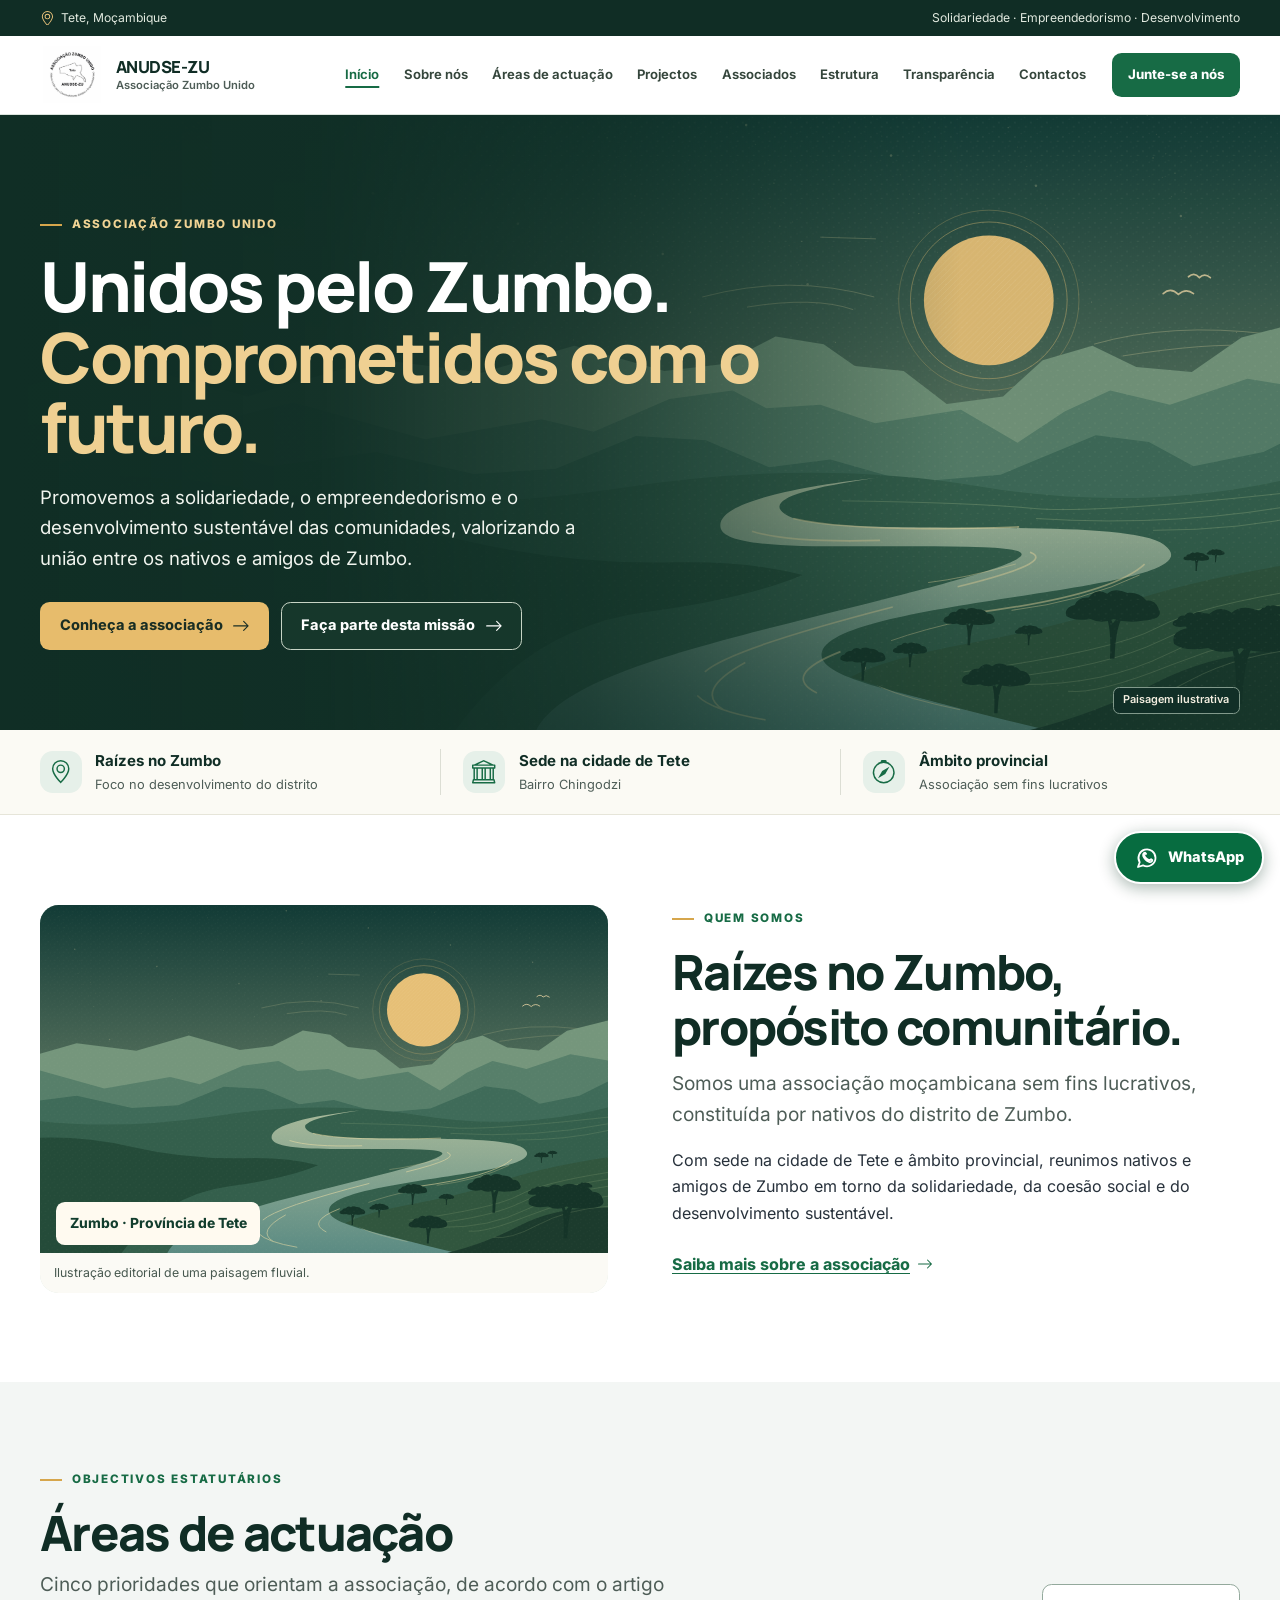
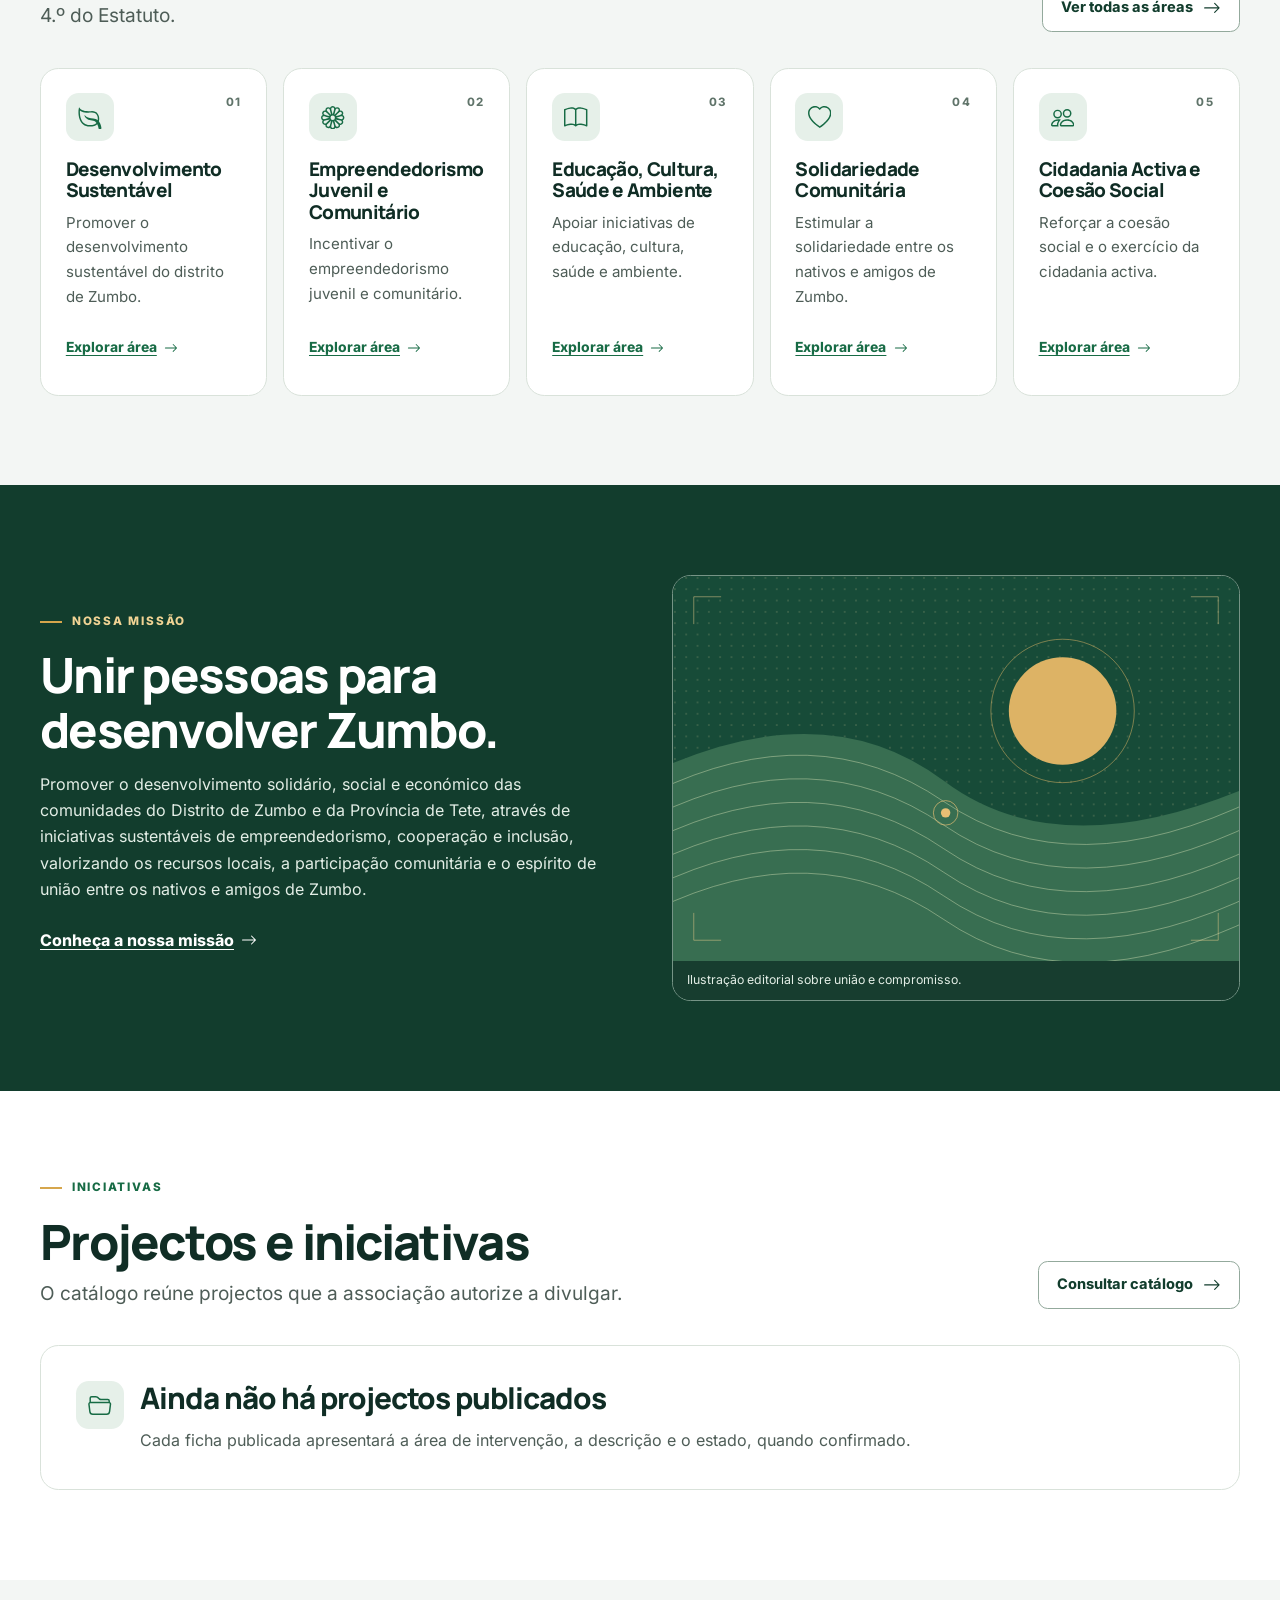
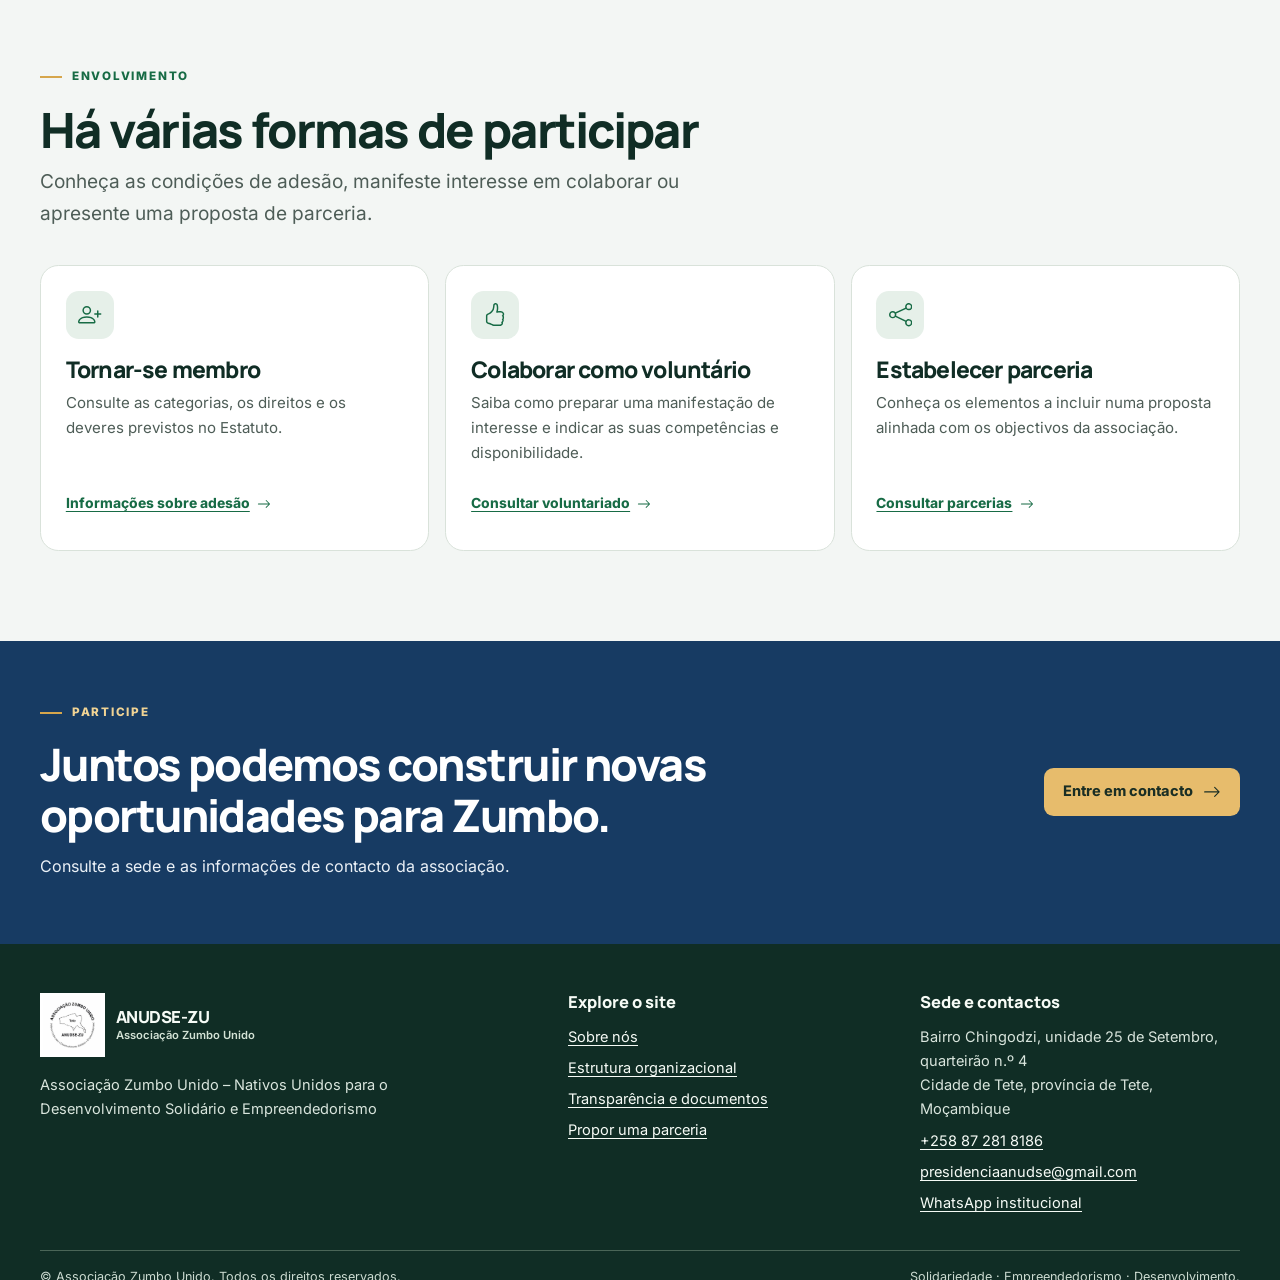
<file: index.html>
<!doctype html>
<html lang="pt-MZ">
<head>
<meta charset="utf-8">
<meta name="viewport" content="width=device-width, initial-scale=1">
<title>Unidos pelo Zumbo | ANUDSE-ZU</title>
<meta name="description" content="Conheça a ANUDSE-ZU, associação moçambicana sem fins lucrativos dedicada à solidariedade, ao empreendedorismo e ao desenvolvimento sustentável de Zumbo.">
<meta name="theme-color" content="#123d2d">
<meta property="og:type" content="website">
<meta property="og:locale" content="pt_MZ">
<meta property="og:site_name" content="ANUDSE-ZU">
<meta property="og:title" content="Unidos pelo Zumbo | ANUDSE-ZU">
<meta property="og:description" content="Conheça a ANUDSE-ZU, associação moçambicana sem fins lucrativos dedicada à solidariedade, ao empreendedorismo e ao desenvolvimento sustentável de Zumbo.">
<link rel="canonical" href="https://svucuto.github.io/anudse-zu-website/">
<meta property="og:url" content="https://svucuto.github.io/anudse-zu-website/">
<meta property="og:image" content="https://svucuto.github.io/anudse-zu-website/assets/images/partilha.png">
<meta property="og:image:width" content="1200">
<meta property="og:image:height" content="630">
<meta property="og:image:alt" content="Paisagem ilustrativa com rio, colinas e sol dourado">
<link rel="icon" type="image/x-icon" href="assets/icons/favicon.ico?v=tete">
<link rel="icon" type="image/png" sizes="32x32" href="assets/icons/favicon-32x32.png?v=tete">
<link rel="icon" type="image/png" sizes="16x16" href="assets/icons/favicon-16x16.png?v=tete">
<link rel="apple-touch-icon" sizes="180x180" href="assets/icons/apple-touch-icon.png?v=tete">
<link rel="stylesheet" href="assets/css/bootstrap.min.css">
<link rel="stylesheet" href="assets/css/site.css">
<noscript><link rel="stylesheet" href="assets/css/no-script.css"></noscript>
<script src="assets/js/site.js" defer></script>
<script type="application/ld+json">{"@context":"https://schema.org","@type":"NGO","name":"Associação Zumbo Unido – Nativos Unidos para o Desenvolvimento Solidário e Empreendedorismo","alternateName":"ANUDSE-ZU","address":{"@type":"PostalAddress","streetAddress":"Bairro Chingodzi, unidade 25 de Setembro, quarteirão n.º 4","addressLocality":"Cidade de Tete","addressRegion":"Tete","addressCountry":"MZ"},"telephone":"+258872818186","email":"presidenciaanudse@gmail.com"}</script>
</head>
<body>
<a class="skip" href="#conteudo">Saltar para o conteúdo</a><div class="strap"><div class="container"><span><svg class="icon icon--bootstrap" viewBox="0 0 16 16" width="16" height="16" aria-hidden="true" focusable="false"><path d="M12.166 8.94c-.524 1.062-1.234 2.12-1.96 3.07A32 32 0 0 1 8 14.58a32 32 0 0 1-2.206-2.57c-.726-.95-1.436-2.008-1.96-3.07C3.304 7.867 3 6.862 3 6a5 5 0 0 1 10 0c0 .862-.305 1.867-.834 2.94M8 16s6-5.686 6-10A6 6 0 0 0 2 6c0 4.314 6 10 6 10"/>
  <path d="M8 8a2 2 0 1 1 0-4 2 2 0 0 1 0 4m0 1a3 3 0 1 0 0-6 3 3 0 0 0 0 6"/></svg> Tete, Moçambique</span><span class="strap-tag">Solidariedade · Empreendedorismo · Desenvolvimento</span></div></div>
<header class="header"><div class="container nav-shell"><a class="brand" href="index.html"><img src="assets/images/logotipo-oficial-anudse-zu.webp?v=tete" alt="" width="320" height="315"><span><strong>ANUDSE-ZU</strong><small>Associação Zumbo Unido</small></span></a><button type="button" class="action action--outline menu-toggle" aria-expanded="false" aria-controls="navegacao"><svg class="icon icon--bootstrap" viewBox="0 0 16 16" width="16" height="16" aria-hidden="true" focusable="false"><path fill-rule="evenodd" d="M2.5 12a.5.5 0 0 1 .5-.5h10a.5.5 0 0 1 0 1H3a.5.5 0 0 1-.5-.5m0-4a.5.5 0 0 1 .5-.5h10a.5.5 0 0 1 0 1H3a.5.5 0 0 1-.5-.5m0-4a.5.5 0 0 1 .5-.5h10a.5.5 0 0 1 0 1H3a.5.5 0 0 1-.5-.5"/></svg> Menu</button>
<nav class="site-nav" id="navegacao" aria-label="Navegação principal"><a href="index.html" aria-current="page">Início</a><a href="sobre.html">Sobre nós</a><a href="areas.html">Áreas de actuação</a><a href="projectos.html">Projectos</a><a href="associados.html">Associados</a><a href="estrutura.html">Estrutura</a><a href="transparencia.html">Transparência</a><a href="contactos.html">Contactos</a><a class="action action--green" href="associados.html#adesao">Junte-se a nós</a></nav></div></header>
<main id="conteudo" tabindex="-1">

<section class="hero" aria-labelledby="hero-titulo">
  <img class="hero-art" src="assets/images/paisagem-ilustrativa.svg" alt="" width="1600" height="730" fetchpriority="high">
  <div class="hero-shade"></div>
  <div class="container hero-content"><div class="hero-copy">
    <p class="kicker">Associação Zumbo Unido</p>
    <h1 id="hero-titulo">Unidos pelo Zumbo. <span>Comprometidos com o futuro.</span></h1>
    <p>Promovemos a solidariedade, o empreendedorismo e o desenvolvimento sustentável das comunidades, valorizando a união entre os nativos e amigos de Zumbo.</p>
    <div class="actions"><a class="action action--gold" href="sobre.html">Conheça a associação<svg class="icon icon--bootstrap" viewBox="0 0 16 16" width="16" height="16" aria-hidden="true" focusable="false"><path fill-rule="evenodd" d="M1 8a.5.5 0 0 1 .5-.5h11.793l-3.147-3.146a.5.5 0 0 1 .708-.708l4 4a.5.5 0 0 1 0 .708l-4 4a.5.5 0 0 1-.708-.708L13.293 8.5H1.5A.5.5 0 0 1 1 8"/></svg></a><a class="action action--glass" href="#participacao">Faça parte desta missão<svg class="icon icon--bootstrap" viewBox="0 0 16 16" width="16" height="16" aria-hidden="true" focusable="false"><path fill-rule="evenodd" d="M1 8a.5.5 0 0 1 .5-.5h11.793l-3.147-3.146a.5.5 0 0 1 .708-.708l4 4a.5.5 0 0 1 0 .708l-4 4a.5.5 0 0 1-.708-.708L13.293 8.5H1.5A.5.5 0 0 1 1 8"/></svg></a></div>
  </div></div>
  <small class="art-note">Paisagem ilustrativa</small>
</section>
<div class="facts"><ul class="container fact-list">
  <li><span class="icon-box"><svg class="icon icon--bootstrap" viewBox="0 0 16 16" width="16" height="16" aria-hidden="true" focusable="false"><path d="M12.166 8.94c-.524 1.062-1.234 2.12-1.96 3.07A32 32 0 0 1 8 14.58a32 32 0 0 1-2.206-2.57c-.726-.95-1.436-2.008-1.96-3.07C3.304 7.867 3 6.862 3 6a5 5 0 0 1 10 0c0 .862-.305 1.867-.834 2.94M8 16s6-5.686 6-10A6 6 0 0 0 2 6c0 4.314 6 10 6 10"/>
  <path d="M8 8a2 2 0 1 1 0-4 2 2 0 0 1 0 4m0 1a3 3 0 1 0 0-6 3 3 0 0 0 0 6"/></svg></span><div><strong>Raízes no Zumbo</strong><span>Foco no desenvolvimento do distrito</span></div></li>
  <li><span class="icon-box"><svg class="icon icon--bootstrap" viewBox="0 0 16 16" width="16" height="16" aria-hidden="true" focusable="false"><path d="m8 0 6.61 3h.89a.5.5 0 0 1 .5.5v2a.5.5 0 0 1-.5.5H15v7a.5.5 0 0 1 .485.38l.5 2a.498.498 0 0 1-.485.62H.5a.498.498 0 0 1-.485-.62l.5-2A.5.5 0 0 1 1 13V6H.5a.5.5 0 0 1-.5-.5v-2A.5.5 0 0 1 .5 3h.89zM3.777 3h8.447L8 1zM2 6v7h1V6zm2 0v7h2.5V6zm3.5 0v7h1V6zm2 0v7H12V6zM13 6v7h1V6zm2-1V4H1v1zm-.39 9H1.39l-.25 1h13.72z"/></svg></span><div><strong>Sede na cidade de Tete</strong><span>Bairro Chingodzi</span></div></li>
  <li><span class="icon-box"><svg class="icon icon--bootstrap" viewBox="0 0 16 16" width="16" height="16" aria-hidden="true" focusable="false"><path d="M8 16.016a7.5 7.5 0 0 0 1.962-14.74A1 1 0 0 0 9 0H7a1 1 0 0 0-.962 1.276A7.5 7.5 0 0 0 8 16.016m6.5-7.5a6.5 6.5 0 1 1-13 0 6.5 6.5 0 0 1 13 0"/>
  <path d="m6.94 7.44 4.95-2.83-2.83 4.95-4.949 2.83 2.828-4.95z"/></svg></span><div><strong>Âmbito provincial</strong><span>Associação sem fins lucrativos</span></div></li>
</ul></div>
<section class="section" aria-labelledby="quem-somos">
  <div class="container split">
    <figure class="image-frame about-art"><img src="assets/images/paisagem-ilustrativa.svg" width="1600" height="730" alt="" loading="lazy" decoding="async"><span class="image-badge">Zumbo · Província de Tete</span><figcaption>Ilustração editorial de uma paisagem fluvial.</figcaption></figure>
    <div><p class="kicker">Quem somos</p><h2 id="quem-somos">Raízes no Zumbo, propósito comunitário.</h2>
      <p class="lede">Somos uma associação moçambicana sem fins lucrativos, constituída por nativos do distrito de Zumbo.</p>
      <p>Com sede na cidade de Tete e âmbito provincial, reunimos nativos e amigos de Zumbo em torno da solidariedade, da coesão social e do desenvolvimento sustentável.</p>
      <a class="text-link" href="sobre.html">Saiba mais sobre a associação<svg class="icon icon--bootstrap" viewBox="0 0 16 16" width="16" height="16" aria-hidden="true" focusable="false"><path fill-rule="evenodd" d="M1 8a.5.5 0 0 1 .5-.5h11.793l-3.147-3.146a.5.5 0 0 1 .708-.708l4 4a.5.5 0 0 1 0 .708l-4 4a.5.5 0 0 1-.708-.708L13.293 8.5H1.5A.5.5 0 0 1 1 8"/></svg></a>
    </div>
  </div>
</section>
<section class="section section--tint" aria-labelledby="areas">
  <div class="container">
    <div class="section-head"><div><p class="kicker">Objectivos estatutários</p><h2 id="areas">Áreas de actuação</h2><p class="lede">Cinco prioridades que orientam a associação, de acordo com o artigo 4.º do Estatuto.</p></div><a class="action action--outline" href="areas.html">Ver todas as áreas<svg class="icon icon--bootstrap" viewBox="0 0 16 16" width="16" height="16" aria-hidden="true" focusable="false"><path fill-rule="evenodd" d="M1 8a.5.5 0 0 1 .5-.5h11.793l-3.147-3.146a.5.5 0 0 1 .708-.708l4 4a.5.5 0 0 1 0 .708l-4 4a.5.5 0 0 1-.708-.708L13.293 8.5H1.5A.5.5 0 0 1 1 8"/></svg></a></div>
    <div class="cards cards--five">
      <article class="card-panel"><div class="card-top"><span class="icon-box"><svg class="icon icon--bootstrap" viewBox="0 0 16 16" width="16" height="16" aria-hidden="true" focusable="false"><path d="M1.4 1.7c.216.289.65.84 1.725 1.274 1.093.44 2.884.774 5.834.528l.37-.023c1.823-.06 3.117.598 3.956 1.579C14.16 6.082 14.5 7.41 14.5 8.5c0 .58-.032 1.285-.229 1.997q.198.248.382.54c.756 1.2 1.19 2.563 1.348 3.966a1 1 0 0 1-1.98.198c-.13-.97-.397-1.913-.868-2.77C12.173 13.386 10.565 14 8 14c-1.854 0-3.32-.544-4.45-1.435-1.125-.887-1.89-2.095-2.391-3.383C.16 6.62.16 3.646.509 1.902L.73.806zm-.05 1.39c-.146 1.609-.008 3.809.74 5.728.457 1.17 1.13 2.213 2.079 2.961.942.744 2.185 1.22 3.83 1.221 2.588 0 3.91-.66 4.609-1.445-1.789-2.46-4.121-1.213-6.342-2.68-.74-.488-1.735-1.323-1.844-2.308-.023-.214.237-.274.38-.112 1.4 1.6 3.573 1.757 5.59 2.045 1.227.215 2.21.526 3.033 1.158.058-.39.075-.782.075-1.158 0-.91-.288-1.988-.975-2.792-.626-.732-1.622-1.281-3.167-1.229l-.316.02c-3.05.253-5.01-.08-6.291-.598a5.3 5.3 0 0 1-1.4-.811"/></svg></span><span class="panel-index" aria-hidden="true">01</span></div><h3>Desenvolvimento Sustentável</h3><p>Promover o desenvolvimento sustentável do distrito de Zumbo.</p><a class="text-link" href="areas.html#sustentavel" aria-label="Explorar área de Desenvolvimento Sustentável">Explorar área<svg class="icon icon--bootstrap" viewBox="0 0 16 16" width="16" height="16" aria-hidden="true" focusable="false"><path fill-rule="evenodd" d="M1 8a.5.5 0 0 1 .5-.5h11.793l-3.147-3.146a.5.5 0 0 1 .708-.708l4 4a.5.5 0 0 1 0 .708l-4 4a.5.5 0 0 1-.708-.708L13.293 8.5H1.5A.5.5 0 0 1 1 8"/></svg></a></article>
      <article class="card-panel"><div class="card-top"><span class="icon-box"><svg class="icon icon--bootstrap" viewBox="0 0 16 16" width="16" height="16" aria-hidden="true" focusable="false"><path d="M6.174 1.184a2 2 0 0 1 3.652 0A2 2 0 0 1 12.99 3.01a2 2 0 0 1 1.826 3.164 2 2 0 0 1 0 3.652 2 2 0 0 1-1.826 3.164 2 2 0 0 1-3.164 1.826 2 2 0 0 1-3.652 0A2 2 0 0 1 3.01 12.99a2 2 0 0 1-1.826-3.164 2 2 0 0 1 0-3.652A2 2 0 0 1 3.01 3.01a2 2 0 0 1 3.164-1.826M8 1a1 1 0 0 0-.998 1.03l.01.091q.017.116.054.296c.049.241.122.542.213.887.182.688.428 1.513.676 2.314L8 5.762l.045-.144c.248-.8.494-1.626.676-2.314.091-.345.164-.646.213-.887a5 5 0 0 0 .064-.386L9 2a1 1 0 0 0-1-1M2 9l.03-.002.091-.01a5 5 0 0 0 .296-.054c.241-.049.542-.122.887-.213a61 61 0 0 0 2.314-.676L5.762 8l-.144-.045a61 61 0 0 0-2.314-.676 17 17 0 0 0-.887-.213 5 5 0 0 0-.386-.064L2 7a1 1 0 1 0 0 2m7 5-.002-.03a5 5 0 0 0-.064-.386 16 16 0 0 0-.213-.888 61 61 0 0 0-.676-2.314L8 10.238l-.045.144c-.248.8-.494 1.626-.676 2.314-.091.345-.164.646-.213.887a5 5 0 0 0-.064.386L7 14a1 1 0 1 0 2 0m-5.696-2.134.025-.017a5 5 0 0 0 .303-.248c.184-.164.408-.377.661-.629A61 61 0 0 0 5.96 9.23l.103-.111-.147.033a61 61 0 0 0-2.343.572c-.344.093-.64.18-.874.258a5 5 0 0 0-.367.138l-.027.014a1 1 0 1 0 1 1.732zM4.5 14.062a1 1 0 0 0 1.366-.366l.014-.027q.014-.03.036-.084a5 5 0 0 0 .102-.283c.078-.233.165-.53.258-.874a61 61 0 0 0 .572-2.343l.033-.147-.11.102a61 61 0 0 0-1.743 1.667 17 17 0 0 0-.629.66 5 5 0 0 0-.248.304l-.017.025a1 1 0 0 0 .366 1.366m9.196-8.196a1 1 0 0 0-1-1.732l-.025.017a5 5 0 0 0-.303.248 17 17 0 0 0-.661.629A61 61 0 0 0 10.04 6.77l-.102.111.147-.033a61 61 0 0 0 2.342-.572c.345-.093.642-.18.875-.258a5 5 0 0 0 .367-.138zM11.5 1.938a1 1 0 0 0-1.366.366l-.014.027q-.014.03-.036.084a5 5 0 0 0-.102.283c-.078.233-.165.53-.258.875a61 61 0 0 0-.572 2.342l-.033.147.11-.102a61 61 0 0 0 1.743-1.667c.252-.253.465-.477.629-.66a5 5 0 0 0 .248-.304l.017-.025a1 1 0 0 0-.366-1.366M14 9a1 1 0 0 0 0-2l-.03.002a5 5 0 0 0-.386.064c-.242.049-.543.122-.888.213-.688.182-1.513.428-2.314.676L10.238 8l.144.045c.8.248 1.626.494 2.314.676.345.091.646.164.887.213a5 5 0 0 0 .386.064zM1.938 4.5a1 1 0 0 0 .393 1.38l.084.035q.108.045.283.103c.233.078.53.165.874.258a61 61 0 0 0 2.343.572l.147.033-.103-.111a61 61 0 0 0-1.666-1.742 17 17 0 0 0-.66-.629 5 5 0 0 0-.304-.248l-.025-.017a1 1 0 0 0-1.366.366m2.196-1.196.017.025a5 5 0 0 0 .248.303c.164.184.377.408.629.661A61 61 0 0 0 6.77 5.96l.111.102-.033-.147a61 61 0 0 0-.572-2.342c-.093-.345-.18-.642-.258-.875a5 5 0 0 0-.138-.367l-.014-.027a1 1 0 1 0-1.732 1m9.928 8.196a1 1 0 0 0-.366-1.366l-.027-.014a5 5 0 0 0-.367-.138c-.233-.078-.53-.165-.875-.258a61 61 0 0 0-2.342-.572l-.147-.033.102.111a61 61 0 0 0 1.667 1.742c.253.252.477.465.66.629a5 5 0 0 0 .304.248l.025.017a1 1 0 0 0 1.366-.366m-3.928 2.196a1 1 0 0 0 1.732-1l-.017-.025a5 5 0 0 0-.248-.303 17 17 0 0 0-.629-.661A61 61 0 0 0 9.23 10.04l-.111-.102.033.147a61 61 0 0 0 .572 2.342c.093.345.18.642.258.875a5 5 0 0 0 .138.367zM8 9.5a1.5 1.5 0 1 0 0-3 1.5 1.5 0 0 0 0 3"/></svg></span><span class="panel-index" aria-hidden="true">02</span></div><h3>Empreendedorismo Juvenil e Comunitário</h3><p>Incentivar o empreendedorismo juvenil e comunitário.</p><a class="text-link" href="areas.html#empreendedorismo" aria-label="Explorar área de Empreendedorismo Juvenil e Comunitário">Explorar área<svg class="icon icon--bootstrap" viewBox="0 0 16 16" width="16" height="16" aria-hidden="true" focusable="false"><path fill-rule="evenodd" d="M1 8a.5.5 0 0 1 .5-.5h11.793l-3.147-3.146a.5.5 0 0 1 .708-.708l4 4a.5.5 0 0 1 0 .708l-4 4a.5.5 0 0 1-.708-.708L13.293 8.5H1.5A.5.5 0 0 1 1 8"/></svg></a></article>
      <article class="card-panel"><div class="card-top"><span class="icon-box"><svg class="icon icon--bootstrap" viewBox="0 0 16 16" width="16" height="16" aria-hidden="true" focusable="false"><path d="M1 2.828c.885-.37 2.154-.769 3.388-.893 1.33-.134 2.458.063 3.112.752v9.746c-.935-.53-2.12-.603-3.213-.493-1.18.12-2.37.461-3.287.811zm7.5-.141c.654-.689 1.782-.886 3.112-.752 1.234.124 2.503.523 3.388.893v9.923c-.918-.35-2.107-.692-3.287-.81-1.094-.111-2.278-.039-3.213.492zM8 1.783C7.015.936 5.587.81 4.287.94c-1.514.153-3.042.672-3.994 1.105A.5.5 0 0 0 0 2.5v11a.5.5 0 0 0 .707.455c.882-.4 2.303-.881 3.68-1.02 1.409-.142 2.59.087 3.223.877a.5.5 0 0 0 .78 0c.633-.79 1.814-1.019 3.222-.877 1.378.139 2.8.62 3.681 1.02A.5.5 0 0 0 16 13.5v-11a.5.5 0 0 0-.293-.455c-.952-.433-2.48-.952-3.994-1.105C10.413.809 8.985.936 8 1.783"/></svg></span><span class="panel-index" aria-hidden="true">03</span></div><h3>Educação, Cultura, Saúde e Ambiente</h3><p>Apoiar iniciativas de educação, cultura, saúde e ambiente.</p><a class="text-link" href="areas.html#educacao" aria-label="Explorar área de Educação, Cultura, Saúde e Ambiente">Explorar área<svg class="icon icon--bootstrap" viewBox="0 0 16 16" width="16" height="16" aria-hidden="true" focusable="false"><path fill-rule="evenodd" d="M1 8a.5.5 0 0 1 .5-.5h11.793l-3.147-3.146a.5.5 0 0 1 .708-.708l4 4a.5.5 0 0 1 0 .708l-4 4a.5.5 0 0 1-.708-.708L13.293 8.5H1.5A.5.5 0 0 1 1 8"/></svg></a></article>
      <article class="card-panel"><div class="card-top"><span class="icon-box"><svg class="icon icon--bootstrap" viewBox="0 0 16 16" width="16" height="16" aria-hidden="true" focusable="false"><path d="m8 2.748-.717-.737C5.6.281 2.514.878 1.4 3.053c-.523 1.023-.641 2.5.314 4.385.92 1.815 2.834 3.989 6.286 6.357 3.452-2.368 5.365-4.542 6.286-6.357.955-1.886.838-3.362.314-4.385C13.486.878 10.4.28 8.717 2.01zM8 15C-7.333 4.868 3.279-3.04 7.824 1.143q.09.083.176.171a3 3 0 0 1 .176-.17C12.72-3.042 23.333 4.867 8 15"/></svg></span><span class="panel-index" aria-hidden="true">04</span></div><h3>Solidariedade Comunitária</h3><p>Estimular a solidariedade entre os nativos e amigos de Zumbo.</p><a class="text-link" href="areas.html#solidariedade" aria-label="Explorar área de Solidariedade Comunitária">Explorar área<svg class="icon icon--bootstrap" viewBox="0 0 16 16" width="16" height="16" aria-hidden="true" focusable="false"><path fill-rule="evenodd" d="M1 8a.5.5 0 0 1 .5-.5h11.793l-3.147-3.146a.5.5 0 0 1 .708-.708l4 4a.5.5 0 0 1 0 .708l-4 4a.5.5 0 0 1-.708-.708L13.293 8.5H1.5A.5.5 0 0 1 1 8"/></svg></a></article>
      <article class="card-panel"><div class="card-top"><span class="icon-box"><svg class="icon icon--bootstrap" viewBox="0 0 16 16" width="16" height="16" aria-hidden="true" focusable="false"><path d="M15 14s1 0 1-1-1-4-5-4-5 3-5 4 1 1 1 1zm-7.978-1L7 12.996c.001-.264.167-1.03.76-1.72C8.312 10.629 9.282 10 11 10c1.717 0 2.687.63 3.24 1.276.593.69.758 1.457.76 1.72l-.008.002-.014.002zM11 7a2 2 0 1 0 0-4 2 2 0 0 0 0 4m3-2a3 3 0 1 1-6 0 3 3 0 0 1 6 0M6.936 9.28a6 6 0 0 0-1.23-.247A7 7 0 0 0 5 9c-4 0-5 3-5 4q0 1 1 1h4.216A2.24 2.24 0 0 1 5 13c0-1.01.377-2.042 1.09-2.904.243-.294.526-.569.846-.816M4.92 10A5.5 5.5 0 0 0 4 13H1c0-.26.164-1.03.76-1.724.545-.636 1.492-1.256 3.16-1.275ZM1.5 5.5a3 3 0 1 1 6 0 3 3 0 0 1-6 0m3-2a2 2 0 1 0 0 4 2 2 0 0 0 0-4"/></svg></span><span class="panel-index" aria-hidden="true">05</span></div><h3>Cidadania Activa e Coesão Social</h3><p>Reforçar a coesão social e o exercício da cidadania activa.</p><a class="text-link" href="areas.html#cidadania" aria-label="Explorar área de Cidadania Activa e Coesão Social">Explorar área<svg class="icon icon--bootstrap" viewBox="0 0 16 16" width="16" height="16" aria-hidden="true" focusable="false"><path fill-rule="evenodd" d="M1 8a.5.5 0 0 1 .5-.5h11.793l-3.147-3.146a.5.5 0 0 1 .708-.708l4 4a.5.5 0 0 1 0 .708l-4 4a.5.5 0 0 1-.708-.708L13.293 8.5H1.5A.5.5 0 0 1 1 8"/></svg></a></article>
    </div>
  </div>
</section>
<section class="section dark-section" aria-labelledby="missao">
  <div class="container split">
    <div><p class="kicker">Nossa missão</p><h2 id="missao">Unir pessoas para desenvolver Zumbo.</h2>
      <p>Promover o desenvolvimento solidário, social e económico das comunidades do Distrito de Zumbo e da Província de Tete, através de iniciativas sustentáveis de empreendedorismo, cooperação e inclusão, valorizando os recursos locais, a participação comunitária e o espírito de união entre os nativos e amigos de Zumbo.</p>
      <a class="text-link" href="sobre.html#missao">Conheça a nossa missão<svg class="icon icon--bootstrap" viewBox="0 0 16 16" width="16" height="16" aria-hidden="true" focusable="false"><path fill-rule="evenodd" d="M1 8a.5.5 0 0 1 .5-.5h11.793l-3.147-3.146a.5.5 0 0 1 .708-.708l4 4a.5.5 0 0 1 0 .708l-4 4a.5.5 0 0 1-.708-.708L13.293 8.5H1.5A.5.5 0 0 1 1 8"/></svg></a>
    </div>
    <figure class="image-frame mission-art"><img src="assets/images/confluencia.svg" width="600" height="408" alt="" loading="lazy" decoding="async"><figcaption>Ilustração editorial sobre união e compromisso.</figcaption></figure>
  </div>
</section>
<section class="section" aria-labelledby="iniciativas">
  <div class="container">
    <div class="section-head"><div><p class="kicker">Iniciativas</p><h2 id="iniciativas">Projectos e iniciativas</h2><p class="lede">O catálogo reúne projectos que a associação autorize a divulgar.</p></div><a class="action action--outline" href="projectos.html">Consultar catálogo<svg class="icon icon--bootstrap" viewBox="0 0 16 16" width="16" height="16" aria-hidden="true" focusable="false"><path fill-rule="evenodd" d="M1 8a.5.5 0 0 1 .5-.5h11.793l-3.147-3.146a.5.5 0 0 1 .708-.708l4 4a.5.5 0 0 1 0 .708l-4 4a.5.5 0 0 1-.708-.708L13.293 8.5H1.5A.5.5 0 0 1 1 8"/></svg></a></div>
    <div class="empty"><span class="icon-box"><svg class="icon icon--bootstrap" viewBox="0 0 16 16" width="16" height="16" aria-hidden="true" focusable="false"><path d="M1 3.5A1.5 1.5 0 0 1 2.5 2h2.764c.958 0 1.76.56 2.311 1.184C7.985 3.648 8.48 4 9 4h4.5A1.5 1.5 0 0 1 15 5.5v.64c.57.265.94.876.856 1.546l-.64 5.124A2.5 2.5 0 0 1 12.733 15H3.266a2.5 2.5 0 0 1-2.481-2.19l-.64-5.124A1.5 1.5 0 0 1 1 6.14zM2 6h12v-.5a.5.5 0 0 0-.5-.5H9c-.964 0-1.71-.629-2.174-1.154C6.374 3.334 5.82 3 5.264 3H2.5a.5.5 0 0 0-.5.5zm-.367 1a.5.5 0 0 0-.496.562l.64 5.124A1.5 1.5 0 0 0 3.266 14h9.468a1.5 1.5 0 0 0 1.489-1.314l.64-5.124A.5.5 0 0 0 14.367 7z"/></svg></span><div><h3>Ainda não há projectos publicados</h3><p>Cada ficha publicada apresentará a área de intervenção, a descrição e o estado, quando confirmado.</p></div></div>
  </div>
</section>
<section class="section section--tint" id="participacao" aria-labelledby="participacao-titulo">
  <div class="container">
    <div class="section-head"><div><p class="kicker">Envolvimento</p><h2 id="participacao-titulo">Há várias formas de participar</h2><p class="lede">Conheça as condições de adesão, manifeste interesse em colaborar ou apresente uma proposta de parceria.</p></div></div>
    <div class="cards">
      <article class="card-panel"><span class="icon-box"><svg class="icon icon--bootstrap" viewBox="0 0 16 16" width="16" height="16" aria-hidden="true" focusable="false"><path d="M6 8a3 3 0 1 0 0-6 3 3 0 0 0 0 6m2-3a2 2 0 1 1-4 0 2 2 0 0 1 4 0m4 8c0 1-1 1-1 1H1s-1 0-1-1 1-4 6-4 6 3 6 4m-1-.004c-.001-.246-.154-.986-.832-1.664C9.516 10.68 8.289 10 6 10s-3.516.68-4.168 1.332c-.678.678-.83 1.418-.832 1.664z"/>
  <path fill-rule="evenodd" d="M13.5 5a.5.5 0 0 1 .5.5V7h1.5a.5.5 0 0 1 0 1H14v1.5a.5.5 0 0 1-1 0V8h-1.5a.5.5 0 0 1 0-1H13V5.5a.5.5 0 0 1 .5-.5"/></svg></span><h3>Tornar-se membro</h3><p>Consulte as categorias, os direitos e os deveres previstos no Estatuto.</p><a class="text-link" href="associados.html#adesao">Informações sobre adesão<svg class="icon icon--bootstrap" viewBox="0 0 16 16" width="16" height="16" aria-hidden="true" focusable="false"><path fill-rule="evenodd" d="M1 8a.5.5 0 0 1 .5-.5h11.793l-3.147-3.146a.5.5 0 0 1 .708-.708l4 4a.5.5 0 0 1 0 .708l-4 4a.5.5 0 0 1-.708-.708L13.293 8.5H1.5A.5.5 0 0 1 1 8"/></svg></a></article>
      <article class="card-panel"><span class="icon-box"><svg class="icon icon--bootstrap" viewBox="0 0 16 16" width="16" height="16" aria-hidden="true" focusable="false"><path d="M8.864.046C7.908-.193 7.02.53 6.956 1.466c-.072 1.051-.23 2.016-.428 2.59-.125.36-.479 1.013-1.04 1.639-.557.623-1.282 1.178-2.131 1.41C2.685 7.288 2 7.87 2 8.72v4.001c0 .845.682 1.464 1.448 1.545 1.07.114 1.564.415 2.068.723l.048.03c.272.165.578.348.97.484.397.136.861.217 1.466.217h3.5c.937 0 1.599-.477 1.934-1.064a1.86 1.86 0 0 0 .254-.912c0-.152-.023-.312-.077-.464.201-.263.38-.578.488-.901.11-.33.172-.762.004-1.149.069-.13.12-.269.159-.403.077-.27.113-.568.113-.857 0-.288-.036-.585-.113-.856a2 2 0 0 0-.138-.362 1.9 1.9 0 0 0 .234-1.734c-.206-.592-.682-1.1-1.2-1.272-.847-.282-1.803-.276-2.516-.211a10 10 0 0 0-.443.05 9.4 9.4 0 0 0-.062-4.509A1.38 1.38 0 0 0 9.125.111zM11.5 14.721H8c-.51 0-.863-.069-1.14-.164-.281-.097-.506-.228-.776-.393l-.04-.024c-.555-.339-1.198-.731-2.49-.868-.333-.036-.554-.29-.554-.55V8.72c0-.254.226-.543.62-.65 1.095-.3 1.977-.996 2.614-1.708.635-.71 1.064-1.475 1.238-1.978.243-.7.407-1.768.482-2.85.025-.362.36-.594.667-.518l.262.066c.16.04.258.143.288.255a8.34 8.34 0 0 1-.145 4.725.5.5 0 0 0 .595.644l.003-.001.014-.003.058-.014a9 9 0 0 1 1.036-.157c.663-.06 1.457-.054 2.11.164.175.058.45.3.57.65.107.308.087.67-.266 1.022l-.353.353.353.354c.043.043.105.141.154.315.048.167.075.37.075.581 0 .212-.027.414-.075.582-.05.174-.111.272-.154.315l-.353.353.353.354c.047.047.109.177.005.488a2.2 2.2 0 0 1-.505.805l-.353.353.353.354c.006.005.041.05.041.17a.9.9 0 0 1-.121.416c-.165.288-.503.56-1.066.56z"/></svg></span><h3>Colaborar como voluntário</h3><p>Saiba como preparar uma manifestação de interesse e indicar as suas competências e disponibilidade.</p><a class="text-link" href="contactos.html#voluntariado">Consultar voluntariado<svg class="icon icon--bootstrap" viewBox="0 0 16 16" width="16" height="16" aria-hidden="true" focusable="false"><path fill-rule="evenodd" d="M1 8a.5.5 0 0 1 .5-.5h11.793l-3.147-3.146a.5.5 0 0 1 .708-.708l4 4a.5.5 0 0 1 0 .708l-4 4a.5.5 0 0 1-.708-.708L13.293 8.5H1.5A.5.5 0 0 1 1 8"/></svg></a></article>
      <article class="card-panel"><span class="icon-box"><svg class="icon icon--bootstrap" viewBox="0 0 16 16" width="16" height="16" aria-hidden="true" focusable="false"><path d="M13.5 1a1.5 1.5 0 1 0 0 3 1.5 1.5 0 0 0 0-3M11 2.5a2.5 2.5 0 1 1 .603 1.628l-6.718 3.12a2.5 2.5 0 0 1 0 1.504l6.718 3.12a2.5 2.5 0 1 1-.488.876l-6.718-3.12a2.5 2.5 0 1 1 0-3.256l6.718-3.12A2.5 2.5 0 0 1 11 2.5m-8.5 4a1.5 1.5 0 1 0 0 3 1.5 1.5 0 0 0 0-3m11 5.5a1.5 1.5 0 1 0 0 3 1.5 1.5 0 0 0 0-3"/></svg></span><h3>Estabelecer parceria</h3><p>Conheça os elementos a incluir numa proposta alinhada com os objectivos da associação.</p><a class="text-link" href="contactos.html#parcerias">Consultar parcerias<svg class="icon icon--bootstrap" viewBox="0 0 16 16" width="16" height="16" aria-hidden="true" focusable="false"><path fill-rule="evenodd" d="M1 8a.5.5 0 0 1 .5-.5h11.793l-3.147-3.146a.5.5 0 0 1 .708-.708l4 4a.5.5 0 0 1 0 .708l-4 4a.5.5 0 0 1-.708-.708L13.293 8.5H1.5A.5.5 0 0 1 1 8"/></svg></a></article>
    </div>
  </div>
</section>
<section class="section section--compact cta"><div class="container"><div><p class="kicker">Participe</p><h2>Juntos podemos construir novas oportunidades para Zumbo.</h2><p>Consulte a sede e as informações de contacto da associação.</p></div><a class="action action--gold" href="contactos.html">Entre em contacto<svg class="icon icon--bootstrap" viewBox="0 0 16 16" width="16" height="16" aria-hidden="true" focusable="false"><path fill-rule="evenodd" d="M1 8a.5.5 0 0 1 .5-.5h11.793l-3.147-3.146a.5.5 0 0 1 .708-.708l4 4a.5.5 0 0 1 0 .708l-4 4a.5.5 0 0 1-.708-.708L13.293 8.5H1.5A.5.5 0 0 1 1 8"/></svg></a></div></section>
</main>
<footer class="footer"><div class="container"><div class="footer-grid"><div><a class="brand" href="index.html"><img src="assets/images/logotipo-oficial-anudse-zu.webp?v=tete" alt="" width="320" height="315"><span><strong>ANUDSE-ZU</strong><small>Associação Zumbo Unido</small></span></a><p class="full-name">Associação Zumbo Unido – Nativos Unidos para o Desenvolvimento Solidário e Empreendedorismo</p></div><div><h2>Explore o site</h2><ul><li><a href="sobre.html">Sobre nós</a></li><li><a href="estrutura.html">Estrutura organizacional</a></li><li><a href="transparencia.html">Transparência e documentos</a></li><li><a href="contactos.html#parcerias">Propor uma parceria</a></li></ul></div><div><h2>Sede e contactos</h2><address>Bairro Chingodzi, unidade 25 de Setembro, quarteirão n.º 4<br>Cidade de Tete, província de Tete, Moçambique</address><p class="mt-2 footer-contacts"><a href="tel:+258872818186">+258 87 281 8186</a><a href="mailto:presidenciaanudse@gmail.com">presidenciaanudse@gmail.com</a><a href="https://wa.me/258872818186" target="_blank" rel="noopener noreferrer">WhatsApp institucional</a></p></div></div><div class="footer-meta"><span>© Associação Zumbo Unido. Todos os direitos reservados.</span><span>Solidariedade · Empreendedorismo · Desenvolvimento.</span></div></div></footer>
<a class="whatsapp-float" href="https://wa.me/258872818186" target="_blank" rel="noopener noreferrer" aria-label="Conversar com a ANUDSE-ZU pelo WhatsApp (abre nova janela)"><svg viewBox="0 0 24 24" width="24" height="24" fill="none" stroke="currentColor" stroke-width="1.8" stroke-linejoin="round" stroke-linecap="round" aria-hidden="true"><path d="M20.5 11.7a8.5 8.5 0 0 1-12.5 7.6L3 21l1.7-4.8A8.5 8.5 0 1 1 20.5 11.7Z"/><path d="M9 8c.3 3.1 3 5.8 6 6.1l1.1-1 1.3 1.1c-.2 1.4-1.6 2.2-3.2 1.7a11 11 0 0 1-6-6.1C7.8 8.2 8.6 6.8 10 6.6l1.1 1.3Z"/></svg><span>WhatsApp</span></a>
</body>
</html>
</file>
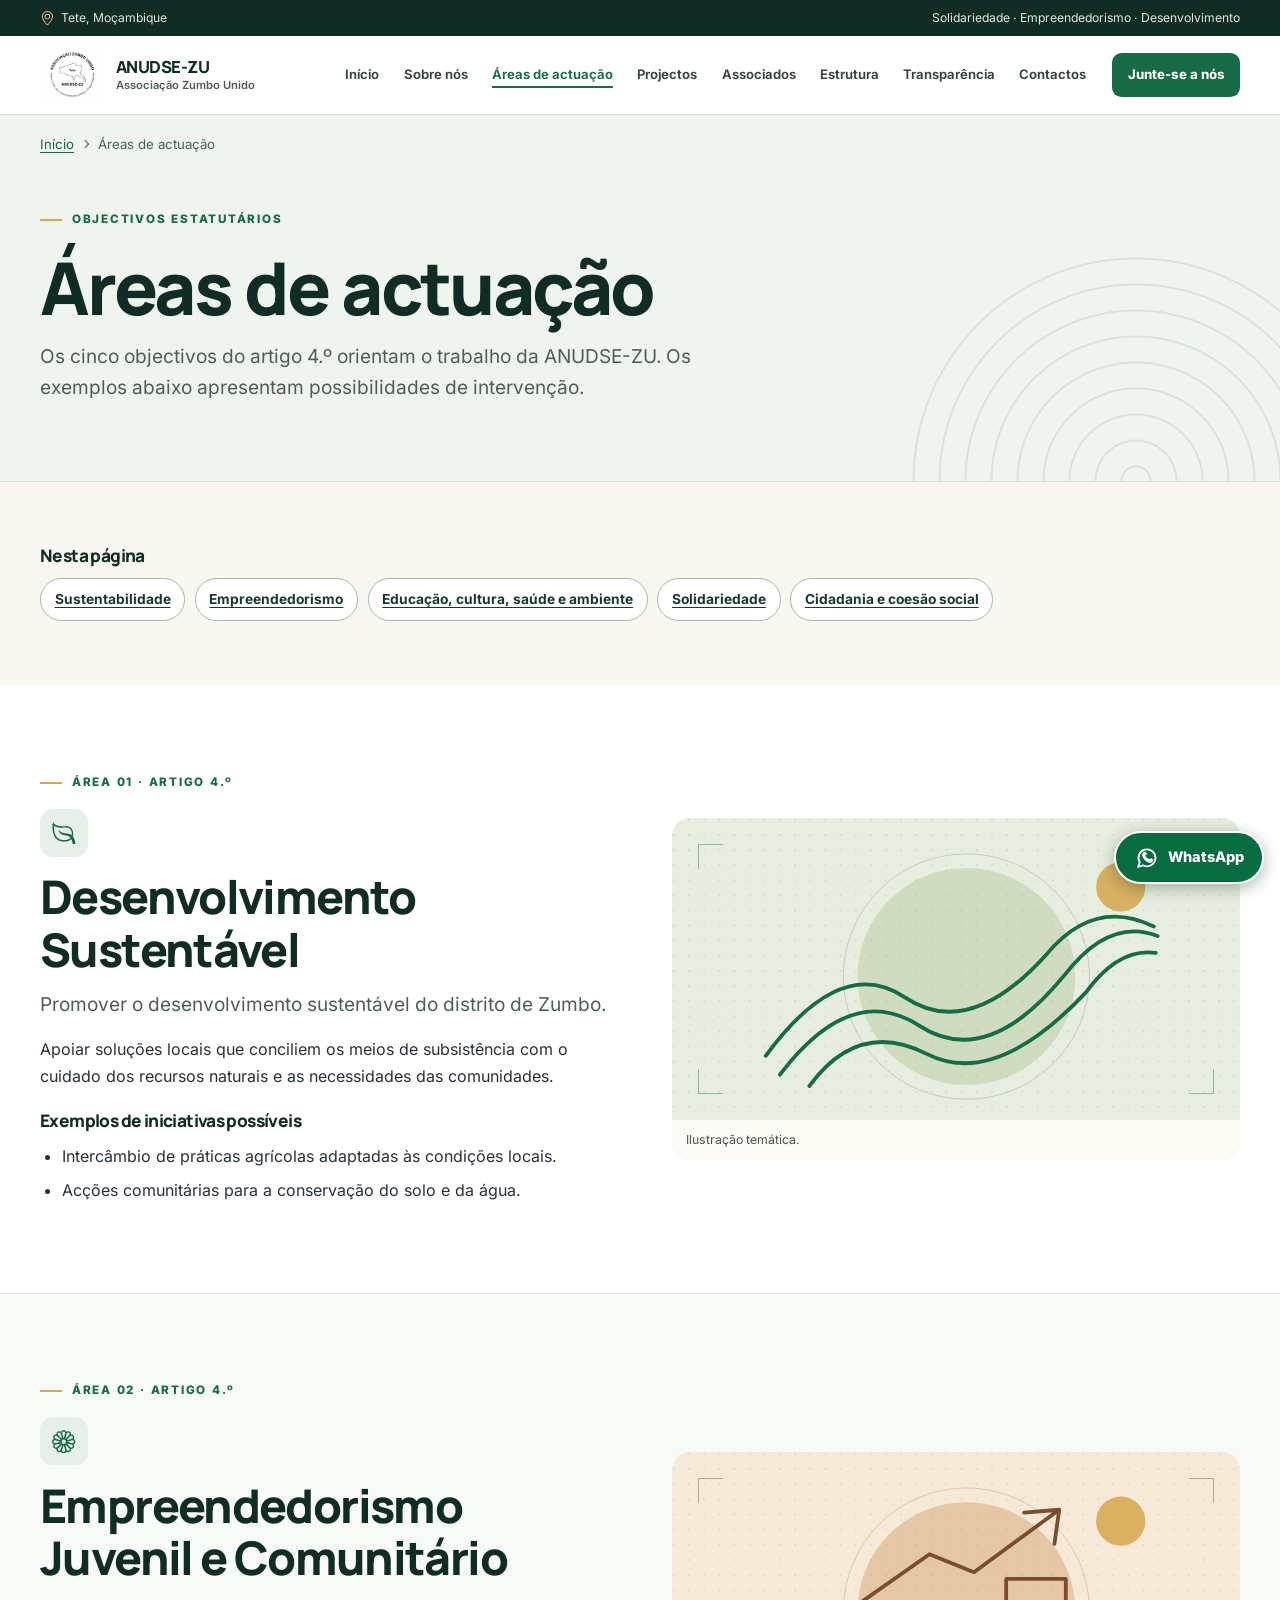
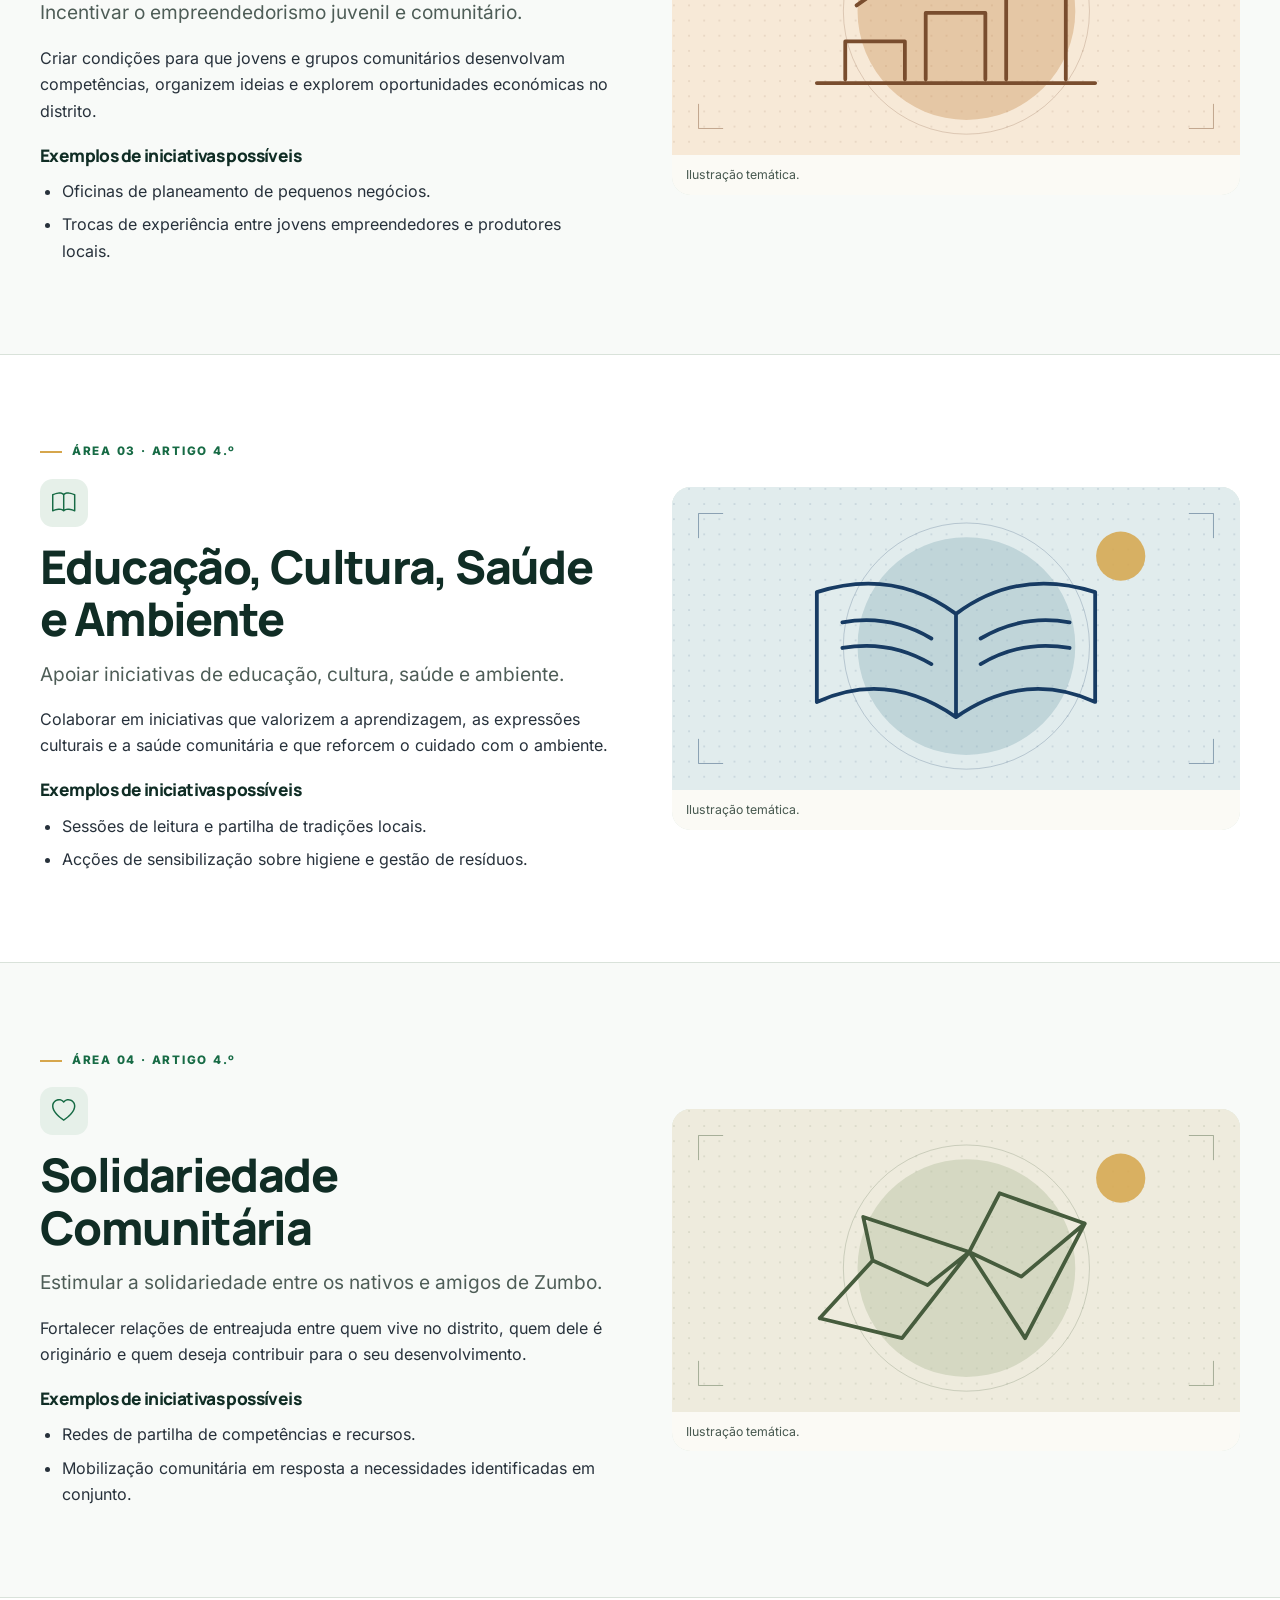
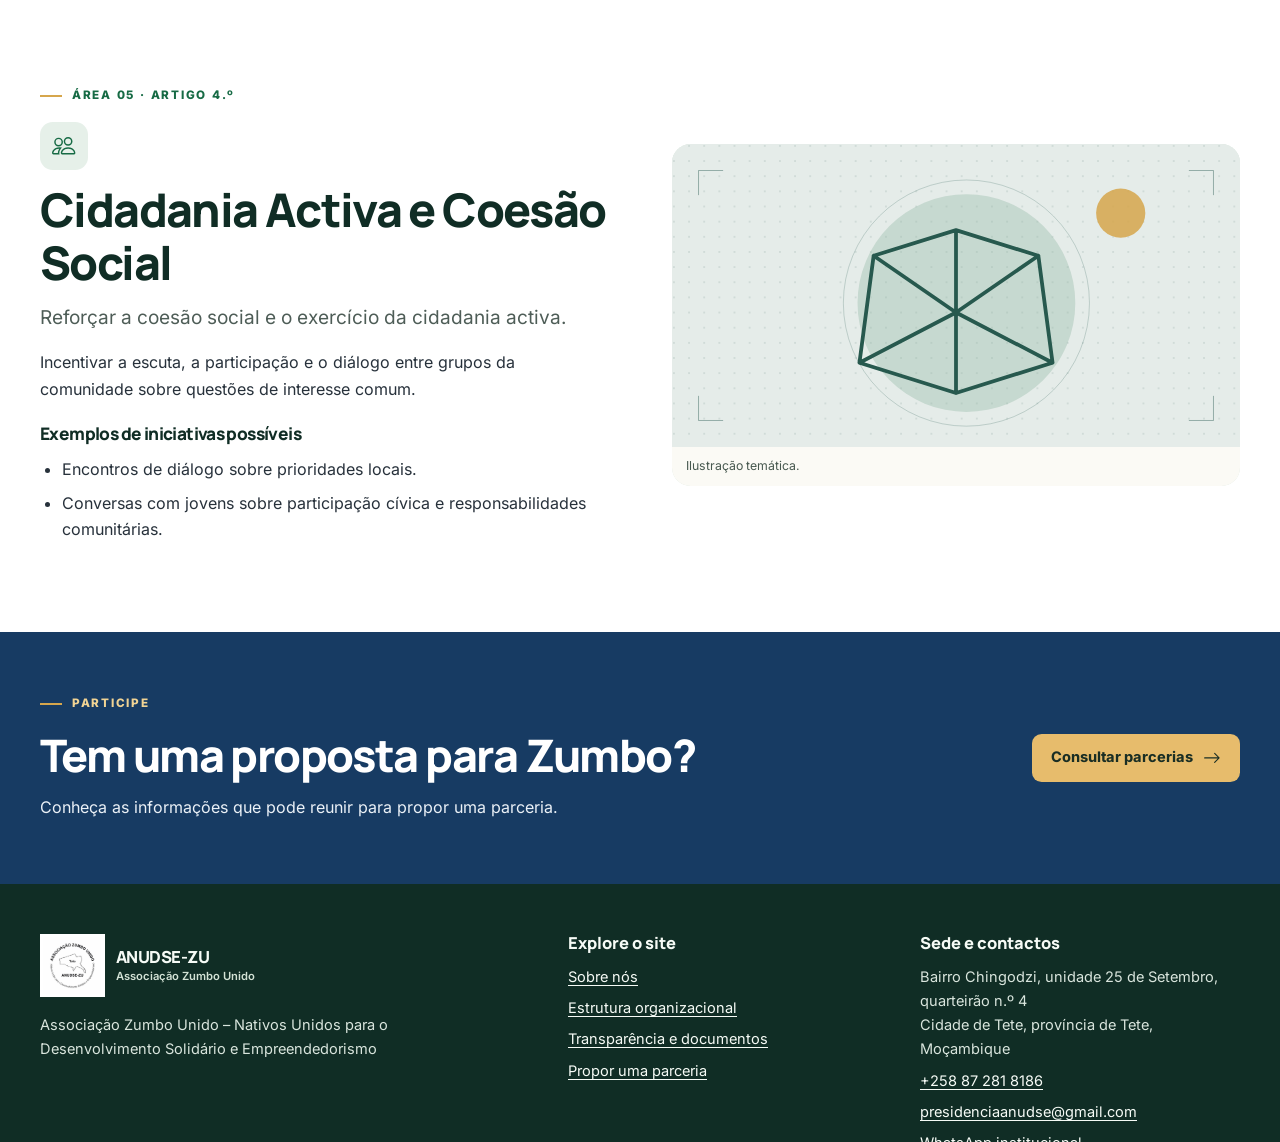
<file: areas.html>
<!doctype html>
<html lang="pt-MZ">
<head>
<meta charset="utf-8">
<meta name="viewport" content="width=device-width, initial-scale=1">
<title>Áreas de actuação | ANUDSE-ZU</title>
<meta name="description" content="Explore os cinco objectivos estatutários da ANUDSE-ZU e exemplos de iniciativas possíveis para o distrito de Zumbo.">
<meta name="theme-color" content="#123d2d">
<meta property="og:type" content="website">
<meta property="og:locale" content="pt_MZ">
<meta property="og:site_name" content="ANUDSE-ZU">
<meta property="og:title" content="Áreas de actuação | ANUDSE-ZU">
<meta property="og:description" content="Explore os cinco objectivos estatutários da ANUDSE-ZU e exemplos de iniciativas possíveis para o distrito de Zumbo.">
<link rel="canonical" href="https://svucuto.github.io/anudse-zu-website/areas.html">
<meta property="og:url" content="https://svucuto.github.io/anudse-zu-website/areas.html">
<meta property="og:image" content="https://svucuto.github.io/anudse-zu-website/assets/images/partilha.png">
<meta property="og:image:width" content="1200">
<meta property="og:image:height" content="630">
<meta property="og:image:alt" content="Paisagem ilustrativa com rio, colinas e sol dourado">
<link rel="icon" type="image/x-icon" href="assets/icons/favicon.ico?v=tete">
<link rel="icon" type="image/png" sizes="32x32" href="assets/icons/favicon-32x32.png?v=tete">
<link rel="icon" type="image/png" sizes="16x16" href="assets/icons/favicon-16x16.png?v=tete">
<link rel="apple-touch-icon" sizes="180x180" href="assets/icons/apple-touch-icon.png?v=tete">
<link rel="stylesheet" href="assets/css/bootstrap.min.css">
<link rel="stylesheet" href="assets/css/site.css">
<noscript><link rel="stylesheet" href="assets/css/no-script.css"></noscript>
<script src="assets/js/site.js" defer></script>
</head>
<body>
<a class="skip" href="#conteudo">Saltar para o conteúdo</a><div class="strap"><div class="container"><span><svg class="icon icon--bootstrap" viewBox="0 0 16 16" width="16" height="16" aria-hidden="true" focusable="false"><path d="M12.166 8.94c-.524 1.062-1.234 2.12-1.96 3.07A32 32 0 0 1 8 14.58a32 32 0 0 1-2.206-2.57c-.726-.95-1.436-2.008-1.96-3.07C3.304 7.867 3 6.862 3 6a5 5 0 0 1 10 0c0 .862-.305 1.867-.834 2.94M8 16s6-5.686 6-10A6 6 0 0 0 2 6c0 4.314 6 10 6 10"/>
  <path d="M8 8a2 2 0 1 1 0-4 2 2 0 0 1 0 4m0 1a3 3 0 1 0 0-6 3 3 0 0 0 0 6"/></svg> Tete, Moçambique</span><span class="strap-tag">Solidariedade · Empreendedorismo · Desenvolvimento</span></div></div>
<header class="header"><div class="container nav-shell"><a class="brand" href="index.html"><img src="assets/images/logotipo-oficial-anudse-zu.webp?v=tete" alt="" width="320" height="315"><span><strong>ANUDSE-ZU</strong><small>Associação Zumbo Unido</small></span></a><button type="button" class="action action--outline menu-toggle" aria-expanded="false" aria-controls="navegacao"><svg class="icon icon--bootstrap" viewBox="0 0 16 16" width="16" height="16" aria-hidden="true" focusable="false"><path fill-rule="evenodd" d="M2.5 12a.5.5 0 0 1 .5-.5h10a.5.5 0 0 1 0 1H3a.5.5 0 0 1-.5-.5m0-4a.5.5 0 0 1 .5-.5h10a.5.5 0 0 1 0 1H3a.5.5 0 0 1-.5-.5m0-4a.5.5 0 0 1 .5-.5h10a.5.5 0 0 1 0 1H3a.5.5 0 0 1-.5-.5"/></svg> Menu</button>
<nav class="site-nav" id="navegacao" aria-label="Navegação principal"><a href="index.html">Início</a><a href="sobre.html">Sobre nós</a><a href="areas.html" aria-current="page">Áreas de actuação</a><a href="projectos.html">Projectos</a><a href="associados.html">Associados</a><a href="estrutura.html">Estrutura</a><a href="transparencia.html">Transparência</a><a href="contactos.html">Contactos</a><a class="action action--green" href="associados.html#adesao">Junte-se a nós</a></nav></div></header>
<main id="conteudo" tabindex="-1">

<section class="page-intro"><div class="container">
<nav aria-label="Percurso de navegação"><ol class="crumbs"><li><a href="index.html">Início</a></li><li aria-current="page">Áreas de actuação</li></ol></nav><p class="kicker">Objectivos estatutários</p><h1>Áreas de actuação</h1><p class="lede">Os cinco objectivos do artigo 4.º orientam o trabalho da ANUDSE-ZU. Os exemplos abaixo apresentam possibilidades de intervenção.</p></div></section>
<section class="section section--compact section--cream" aria-labelledby="indice-areas"><div class="container"><h2 id="indice-areas" class="h4">Nesta página</h2>
<nav class="area-menu" aria-label="Índice das áreas"><a class="chip" href="#sustentavel">Sustentabilidade</a><a class="chip" href="#empreendedorismo">Empreendedorismo</a><a class="chip" href="#educacao">Educação, cultura, saúde e ambiente</a><a class="chip" href="#solidariedade">Solidariedade</a><a class="chip" href="#cidadania">Cidadania e coesão social</a></nav></div></section>
<section class="section area" id="sustentavel" aria-labelledby="sustentavel-titulo"><div class="container split"><div>
  <p class="kicker">Área 01 · Artigo 4.º</p><span class="icon-box"><svg class="icon icon--bootstrap" viewBox="0 0 16 16" width="16" height="16" aria-hidden="true" focusable="false"><path d="M1.4 1.7c.216.289.65.84 1.725 1.274 1.093.44 2.884.774 5.834.528l.37-.023c1.823-.06 3.117.598 3.956 1.579C14.16 6.082 14.5 7.41 14.5 8.5c0 .58-.032 1.285-.229 1.997q.198.248.382.54c.756 1.2 1.19 2.563 1.348 3.966a1 1 0 0 1-1.98.198c-.13-.97-.397-1.913-.868-2.77C12.173 13.386 10.565 14 8 14c-1.854 0-3.32-.544-4.45-1.435-1.125-.887-1.89-2.095-2.391-3.383C.16 6.62.16 3.646.509 1.902L.73.806zm-.05 1.39c-.146 1.609-.008 3.809.74 5.728.457 1.17 1.13 2.213 2.079 2.961.942.744 2.185 1.22 3.83 1.221 2.588 0 3.91-.66 4.609-1.445-1.789-2.46-4.121-1.213-6.342-2.68-.74-.488-1.735-1.323-1.844-2.308-.023-.214.237-.274.38-.112 1.4 1.6 3.573 1.757 5.59 2.045 1.227.215 2.21.526 3.033 1.158.058-.39.075-.782.075-1.158 0-.91-.288-1.988-.975-2.792-.626-.732-1.622-1.281-3.167-1.229l-.316.02c-3.05.253-5.01-.08-6.291-.598a5.3 5.3 0 0 1-1.4-.811"/></svg></span><h2 id="sustentavel-titulo">Desenvolvimento Sustentável</h2>
  <p class="lede">Promover o desenvolvimento sustentável do distrito de Zumbo.</p><p>Apoiar soluções locais que conciliem os meios de subsistência com o cuidado dos recursos naturais e as necessidades das comunidades.</p>
  <h3>Exemplos de iniciativas possíveis</h3><ul><li>Intercâmbio de práticas agrícolas adaptadas às condições locais.</li><li>Acções comunitárias para a conservação do solo e da água.</li></ul>
</div><figure class="image-frame "><img src="assets/images/sustentavel.svg" width="600" height="320" alt="" loading="lazy" decoding="async"><figcaption>Ilustração temática.</figcaption></figure></div></section>
<section class="section area" id="empreendedorismo" aria-labelledby="empreendedorismo-titulo"><div class="container split"><div>
  <p class="kicker">Área 02 · Artigo 4.º</p><span class="icon-box"><svg class="icon icon--bootstrap" viewBox="0 0 16 16" width="16" height="16" aria-hidden="true" focusable="false"><path d="M6.174 1.184a2 2 0 0 1 3.652 0A2 2 0 0 1 12.99 3.01a2 2 0 0 1 1.826 3.164 2 2 0 0 1 0 3.652 2 2 0 0 1-1.826 3.164 2 2 0 0 1-3.164 1.826 2 2 0 0 1-3.652 0A2 2 0 0 1 3.01 12.99a2 2 0 0 1-1.826-3.164 2 2 0 0 1 0-3.652A2 2 0 0 1 3.01 3.01a2 2 0 0 1 3.164-1.826M8 1a1 1 0 0 0-.998 1.03l.01.091q.017.116.054.296c.049.241.122.542.213.887.182.688.428 1.513.676 2.314L8 5.762l.045-.144c.248-.8.494-1.626.676-2.314.091-.345.164-.646.213-.887a5 5 0 0 0 .064-.386L9 2a1 1 0 0 0-1-1M2 9l.03-.002.091-.01a5 5 0 0 0 .296-.054c.241-.049.542-.122.887-.213a61 61 0 0 0 2.314-.676L5.762 8l-.144-.045a61 61 0 0 0-2.314-.676 17 17 0 0 0-.887-.213 5 5 0 0 0-.386-.064L2 7a1 1 0 1 0 0 2m7 5-.002-.03a5 5 0 0 0-.064-.386 16 16 0 0 0-.213-.888 61 61 0 0 0-.676-2.314L8 10.238l-.045.144c-.248.8-.494 1.626-.676 2.314-.091.345-.164.646-.213.887a5 5 0 0 0-.064.386L7 14a1 1 0 1 0 2 0m-5.696-2.134.025-.017a5 5 0 0 0 .303-.248c.184-.164.408-.377.661-.629A61 61 0 0 0 5.96 9.23l.103-.111-.147.033a61 61 0 0 0-2.343.572c-.344.093-.64.18-.874.258a5 5 0 0 0-.367.138l-.027.014a1 1 0 1 0 1 1.732zM4.5 14.062a1 1 0 0 0 1.366-.366l.014-.027q.014-.03.036-.084a5 5 0 0 0 .102-.283c.078-.233.165-.53.258-.874a61 61 0 0 0 .572-2.343l.033-.147-.11.102a61 61 0 0 0-1.743 1.667 17 17 0 0 0-.629.66 5 5 0 0 0-.248.304l-.017.025a1 1 0 0 0 .366 1.366m9.196-8.196a1 1 0 0 0-1-1.732l-.025.017a5 5 0 0 0-.303.248 17 17 0 0 0-.661.629A61 61 0 0 0 10.04 6.77l-.102.111.147-.033a61 61 0 0 0 2.342-.572c.345-.093.642-.18.875-.258a5 5 0 0 0 .367-.138zM11.5 1.938a1 1 0 0 0-1.366.366l-.014.027q-.014.03-.036.084a5 5 0 0 0-.102.283c-.078.233-.165.53-.258.875a61 61 0 0 0-.572 2.342l-.033.147.11-.102a61 61 0 0 0 1.743-1.667c.252-.253.465-.477.629-.66a5 5 0 0 0 .248-.304l.017-.025a1 1 0 0 0-.366-1.366M14 9a1 1 0 0 0 0-2l-.03.002a5 5 0 0 0-.386.064c-.242.049-.543.122-.888.213-.688.182-1.513.428-2.314.676L10.238 8l.144.045c.8.248 1.626.494 2.314.676.345.091.646.164.887.213a5 5 0 0 0 .386.064zM1.938 4.5a1 1 0 0 0 .393 1.38l.084.035q.108.045.283.103c.233.078.53.165.874.258a61 61 0 0 0 2.343.572l.147.033-.103-.111a61 61 0 0 0-1.666-1.742 17 17 0 0 0-.66-.629 5 5 0 0 0-.304-.248l-.025-.017a1 1 0 0 0-1.366.366m2.196-1.196.017.025a5 5 0 0 0 .248.303c.164.184.377.408.629.661A61 61 0 0 0 6.77 5.96l.111.102-.033-.147a61 61 0 0 0-.572-2.342c-.093-.345-.18-.642-.258-.875a5 5 0 0 0-.138-.367l-.014-.027a1 1 0 1 0-1.732 1m9.928 8.196a1 1 0 0 0-.366-1.366l-.027-.014a5 5 0 0 0-.367-.138c-.233-.078-.53-.165-.875-.258a61 61 0 0 0-2.342-.572l-.147-.033.102.111a61 61 0 0 0 1.667 1.742c.253.252.477.465.66.629a5 5 0 0 0 .304.248l.025.017a1 1 0 0 0 1.366-.366m-3.928 2.196a1 1 0 0 0 1.732-1l-.017-.025a5 5 0 0 0-.248-.303 17 17 0 0 0-.629-.661A61 61 0 0 0 9.23 10.04l-.111-.102.033.147a61 61 0 0 0 .572 2.342c.093.345.18.642.258.875a5 5 0 0 0 .138.367zM8 9.5a1.5 1.5 0 1 0 0-3 1.5 1.5 0 0 0 0 3"/></svg></span><h2 id="empreendedorismo-titulo">Empreendedorismo Juvenil e Comunitário</h2>
  <p class="lede">Incentivar o empreendedorismo juvenil e comunitário.</p><p>Criar condições para que jovens e grupos comunitários desenvolvam competências, organizem ideias e explorem oportunidades económicas no distrito.</p>
  <h3>Exemplos de iniciativas possíveis</h3><ul><li>Oficinas de planeamento de pequenos negócios.</li><li>Trocas de experiência entre jovens empreendedores e produtores locais.</li></ul>
</div><figure class="image-frame "><img src="assets/images/empreendedorismo.svg" width="600" height="320" alt="" loading="lazy" decoding="async"><figcaption>Ilustração temática.</figcaption></figure></div></section>
<section class="section area" id="educacao" aria-labelledby="educacao-titulo"><div class="container split"><div>
  <p class="kicker">Área 03 · Artigo 4.º</p><span class="icon-box"><svg class="icon icon--bootstrap" viewBox="0 0 16 16" width="16" height="16" aria-hidden="true" focusable="false"><path d="M1 2.828c.885-.37 2.154-.769 3.388-.893 1.33-.134 2.458.063 3.112.752v9.746c-.935-.53-2.12-.603-3.213-.493-1.18.12-2.37.461-3.287.811zm7.5-.141c.654-.689 1.782-.886 3.112-.752 1.234.124 2.503.523 3.388.893v9.923c-.918-.35-2.107-.692-3.287-.81-1.094-.111-2.278-.039-3.213.492zM8 1.783C7.015.936 5.587.81 4.287.94c-1.514.153-3.042.672-3.994 1.105A.5.5 0 0 0 0 2.5v11a.5.5 0 0 0 .707.455c.882-.4 2.303-.881 3.68-1.02 1.409-.142 2.59.087 3.223.877a.5.5 0 0 0 .78 0c.633-.79 1.814-1.019 3.222-.877 1.378.139 2.8.62 3.681 1.02A.5.5 0 0 0 16 13.5v-11a.5.5 0 0 0-.293-.455c-.952-.433-2.48-.952-3.994-1.105C10.413.809 8.985.936 8 1.783"/></svg></span><h2 id="educacao-titulo">Educação, Cultura, Saúde e Ambiente</h2>
  <p class="lede">Apoiar iniciativas de educação, cultura, saúde e ambiente.</p><p>Colaborar em iniciativas que valorizem a aprendizagem, as expressões culturais e a saúde comunitária e que reforcem o cuidado com o ambiente.</p>
  <h3>Exemplos de iniciativas possíveis</h3><ul><li>Sessões de leitura e partilha de tradições locais.</li><li>Acções de sensibilização sobre higiene e gestão de resíduos.</li></ul>
</div><figure class="image-frame "><img src="assets/images/educacao.svg" width="600" height="320" alt="" loading="lazy" decoding="async"><figcaption>Ilustração temática.</figcaption></figure></div></section>
<section class="section area" id="solidariedade" aria-labelledby="solidariedade-titulo"><div class="container split"><div>
  <p class="kicker">Área 04 · Artigo 4.º</p><span class="icon-box"><svg class="icon icon--bootstrap" viewBox="0 0 16 16" width="16" height="16" aria-hidden="true" focusable="false"><path d="m8 2.748-.717-.737C5.6.281 2.514.878 1.4 3.053c-.523 1.023-.641 2.5.314 4.385.92 1.815 2.834 3.989 6.286 6.357 3.452-2.368 5.365-4.542 6.286-6.357.955-1.886.838-3.362.314-4.385C13.486.878 10.4.28 8.717 2.01zM8 15C-7.333 4.868 3.279-3.04 7.824 1.143q.09.083.176.171a3 3 0 0 1 .176-.17C12.72-3.042 23.333 4.867 8 15"/></svg></span><h2 id="solidariedade-titulo">Solidariedade Comunitária</h2>
  <p class="lede">Estimular a solidariedade entre os nativos e amigos de Zumbo.</p><p>Fortalecer relações de entreajuda entre quem vive no distrito, quem dele é originário e quem deseja contribuir para o seu desenvolvimento.</p>
  <h3>Exemplos de iniciativas possíveis</h3><ul><li>Redes de partilha de competências e recursos.</li><li>Mobilização comunitária em resposta a necessidades identificadas em conjunto.</li></ul>
</div><figure class="image-frame "><img src="assets/images/solidariedade.svg" width="600" height="320" alt="" loading="lazy" decoding="async"><figcaption>Ilustração temática.</figcaption></figure></div></section>
<section class="section area" id="cidadania" aria-labelledby="cidadania-titulo"><div class="container split"><div>
  <p class="kicker">Área 05 · Artigo 4.º</p><span class="icon-box"><svg class="icon icon--bootstrap" viewBox="0 0 16 16" width="16" height="16" aria-hidden="true" focusable="false"><path d="M15 14s1 0 1-1-1-4-5-4-5 3-5 4 1 1 1 1zm-7.978-1L7 12.996c.001-.264.167-1.03.76-1.72C8.312 10.629 9.282 10 11 10c1.717 0 2.687.63 3.24 1.276.593.69.758 1.457.76 1.72l-.008.002-.014.002zM11 7a2 2 0 1 0 0-4 2 2 0 0 0 0 4m3-2a3 3 0 1 1-6 0 3 3 0 0 1 6 0M6.936 9.28a6 6 0 0 0-1.23-.247A7 7 0 0 0 5 9c-4 0-5 3-5 4q0 1 1 1h4.216A2.24 2.24 0 0 1 5 13c0-1.01.377-2.042 1.09-2.904.243-.294.526-.569.846-.816M4.92 10A5.5 5.5 0 0 0 4 13H1c0-.26.164-1.03.76-1.724.545-.636 1.492-1.256 3.16-1.275ZM1.5 5.5a3 3 0 1 1 6 0 3 3 0 0 1-6 0m3-2a2 2 0 1 0 0 4 2 2 0 0 0 0-4"/></svg></span><h2 id="cidadania-titulo">Cidadania Activa e Coesão Social</h2>
  <p class="lede">Reforçar a coesão social e o exercício da cidadania activa.</p><p>Incentivar a escuta, a participação e o diálogo entre grupos da comunidade sobre questões de interesse comum.</p>
  <h3>Exemplos de iniciativas possíveis</h3><ul><li>Encontros de diálogo sobre prioridades locais.</li><li>Conversas com jovens sobre participação cívica e responsabilidades comunitárias.</li></ul>
</div><figure class="image-frame "><img src="assets/images/cidadania.svg" width="600" height="320" alt="" loading="lazy" decoding="async"><figcaption>Ilustração temática.</figcaption></figure></div></section>
<section class="section section--compact cta"><div class="container"><div><p class="kicker">Participe</p><h2>Tem uma proposta para Zumbo?</h2><p>Conheça as informações que pode reunir para propor uma parceria.</p></div><a class="action action--gold" href="contactos.html#parcerias">Consultar parcerias<svg class="icon icon--bootstrap" viewBox="0 0 16 16" width="16" height="16" aria-hidden="true" focusable="false"><path fill-rule="evenodd" d="M1 8a.5.5 0 0 1 .5-.5h11.793l-3.147-3.146a.5.5 0 0 1 .708-.708l4 4a.5.5 0 0 1 0 .708l-4 4a.5.5 0 0 1-.708-.708L13.293 8.5H1.5A.5.5 0 0 1 1 8"/></svg></a></div></section>
</main>
<footer class="footer"><div class="container"><div class="footer-grid"><div><a class="brand" href="index.html"><img src="assets/images/logotipo-oficial-anudse-zu.webp?v=tete" alt="" width="320" height="315"><span><strong>ANUDSE-ZU</strong><small>Associação Zumbo Unido</small></span></a><p class="full-name">Associação Zumbo Unido – Nativos Unidos para o Desenvolvimento Solidário e Empreendedorismo</p></div><div><h2>Explore o site</h2><ul><li><a href="sobre.html">Sobre nós</a></li><li><a href="estrutura.html">Estrutura organizacional</a></li><li><a href="transparencia.html">Transparência e documentos</a></li><li><a href="contactos.html#parcerias">Propor uma parceria</a></li></ul></div><div><h2>Sede e contactos</h2><address>Bairro Chingodzi, unidade 25 de Setembro, quarteirão n.º 4<br>Cidade de Tete, província de Tete, Moçambique</address><p class="mt-2 footer-contacts"><a href="tel:+258872818186">+258 87 281 8186</a><a href="mailto:presidenciaanudse@gmail.com">presidenciaanudse@gmail.com</a><a href="https://wa.me/258872818186" target="_blank" rel="noopener noreferrer">WhatsApp institucional</a></p></div></div><div class="footer-meta"><span>© Associação Zumbo Unido. Todos os direitos reservados.</span><span>Solidariedade · Empreendedorismo · Desenvolvimento.</span></div></div></footer>
<a class="whatsapp-float" href="https://wa.me/258872818186" target="_blank" rel="noopener noreferrer" aria-label="Conversar com a ANUDSE-ZU pelo WhatsApp (abre nova janela)"><svg viewBox="0 0 24 24" width="24" height="24" fill="none" stroke="currentColor" stroke-width="1.8" stroke-linejoin="round" stroke-linecap="round" aria-hidden="true"><path d="M20.5 11.7a8.5 8.5 0 0 1-12.5 7.6L3 21l1.7-4.8A8.5 8.5 0 1 1 20.5 11.7Z"/><path d="M9 8c.3 3.1 3 5.8 6 6.1l1.1-1 1.3 1.1c-.2 1.4-1.6 2.2-3.2 1.7a11 11 0 0 1-6-6.1C7.8 8.2 8.6 6.8 10 6.6l1.1 1.3Z"/></svg><span>WhatsApp</span></a>
</body>
</html>
</file>
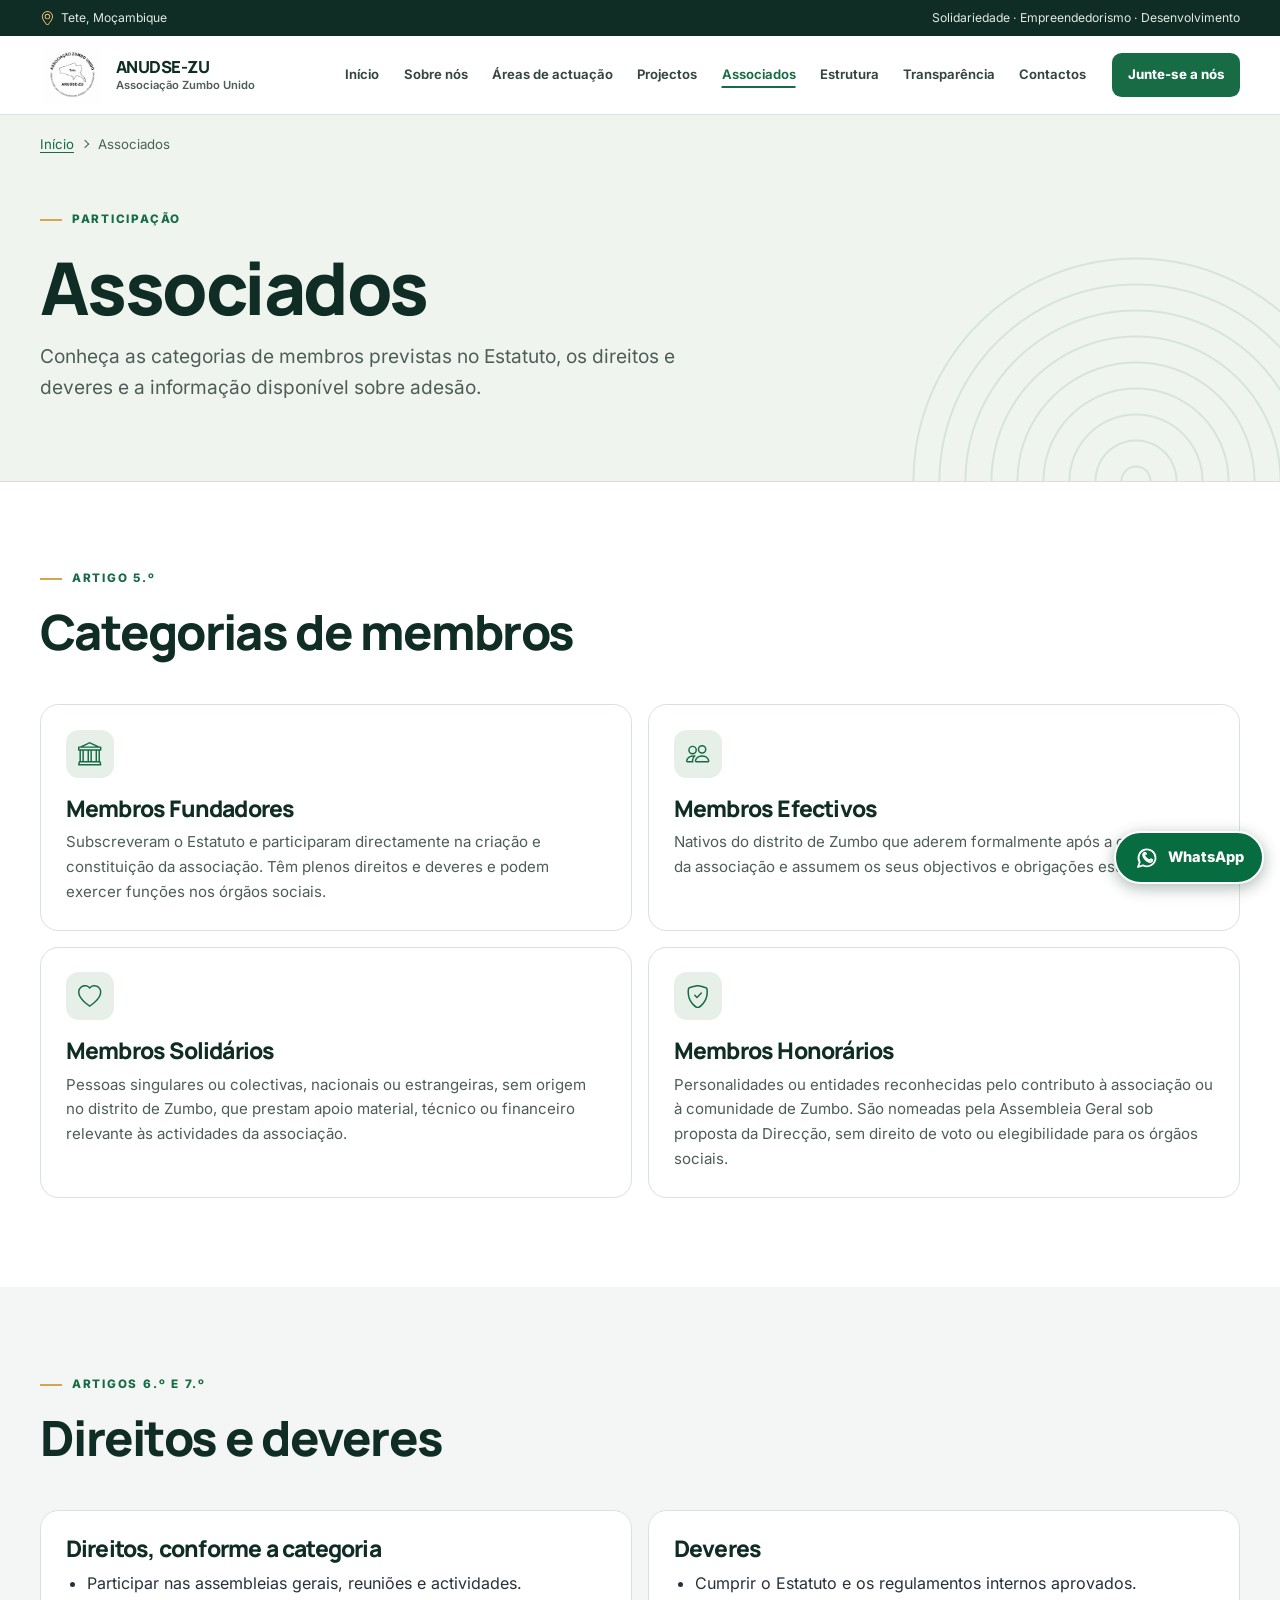
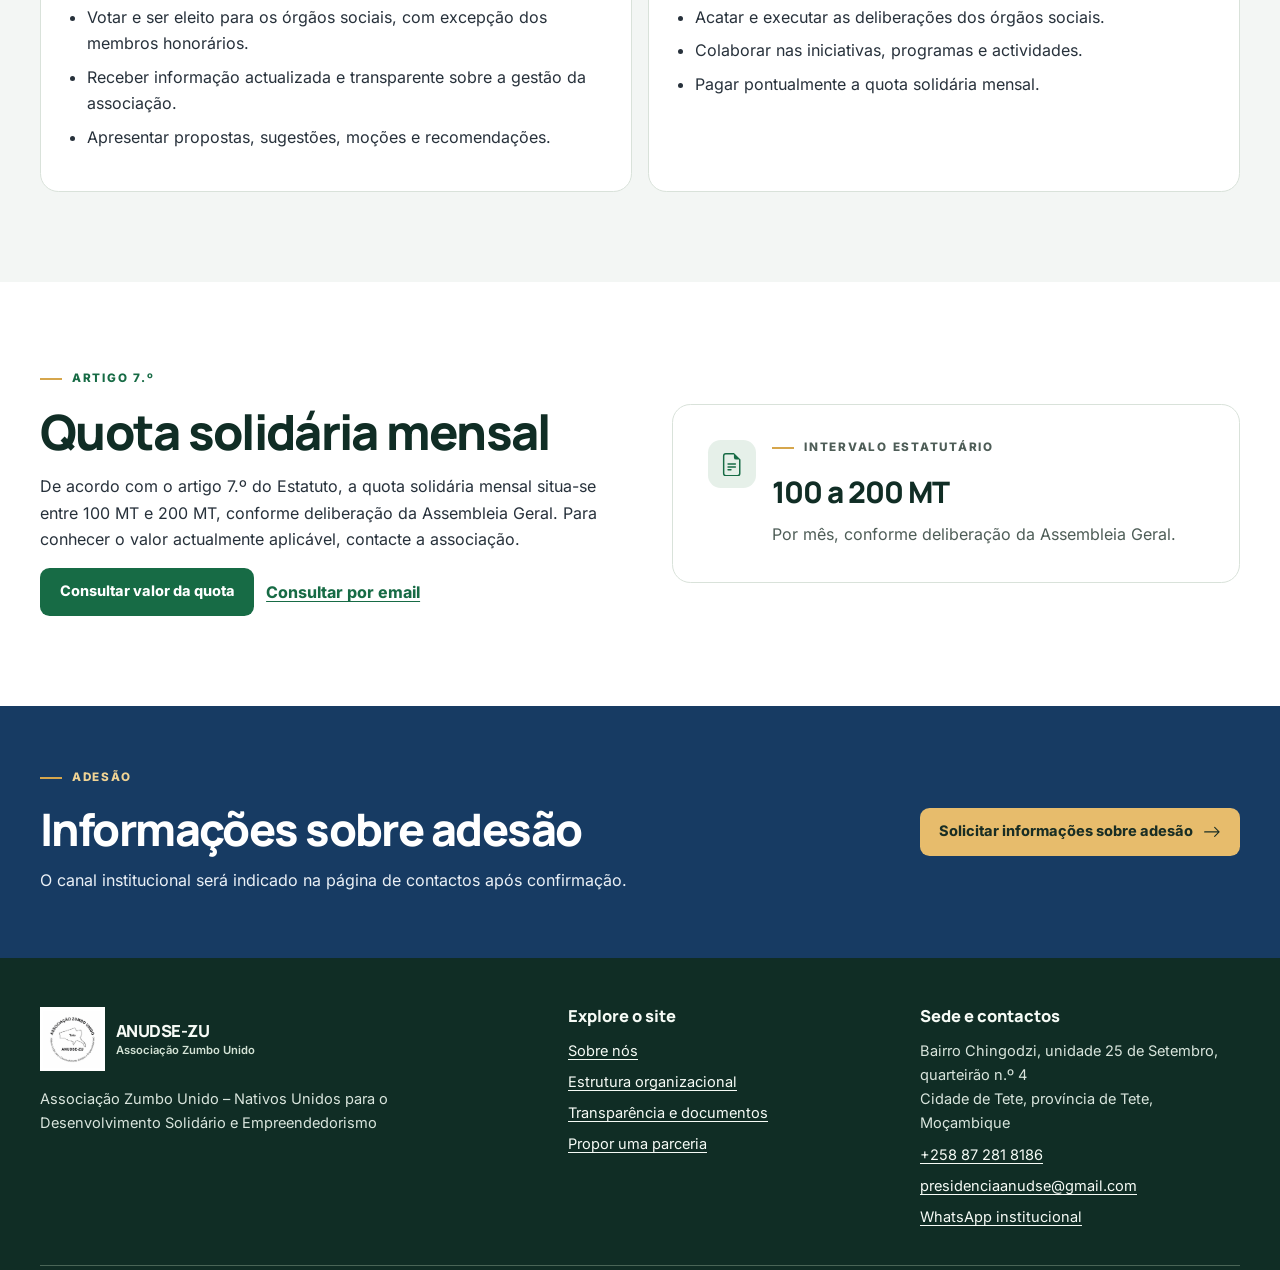
<file: associados.html>
<!doctype html>
<html lang="pt-MZ">
<head>
<meta charset="utf-8">
<meta name="viewport" content="width=device-width, initial-scale=1">
<title>Associados | ANUDSE-ZU</title>
<meta name="description" content="Consulte as categorias de membros, os direitos e deveres e o intervalo da quota solidária mensal previsto no Estatuto da ANUDSE-ZU.">
<meta name="theme-color" content="#123d2d">
<meta property="og:type" content="website">
<meta property="og:locale" content="pt_MZ">
<meta property="og:site_name" content="ANUDSE-ZU">
<meta property="og:title" content="Associados | ANUDSE-ZU">
<meta property="og:description" content="Consulte as categorias de membros, os direitos e deveres e o intervalo da quota solidária mensal previsto no Estatuto da ANUDSE-ZU.">
<link rel="canonical" href="https://svucuto.github.io/anudse-zu-website/associados.html">
<meta property="og:url" content="https://svucuto.github.io/anudse-zu-website/associados.html">
<meta property="og:image" content="https://svucuto.github.io/anudse-zu-website/assets/images/partilha.png">
<meta property="og:image:width" content="1200">
<meta property="og:image:height" content="630">
<meta property="og:image:alt" content="Paisagem ilustrativa com rio, colinas e sol dourado">
<link rel="icon" type="image/x-icon" href="assets/icons/favicon.ico?v=tete">
<link rel="icon" type="image/png" sizes="32x32" href="assets/icons/favicon-32x32.png?v=tete">
<link rel="icon" type="image/png" sizes="16x16" href="assets/icons/favicon-16x16.png?v=tete">
<link rel="apple-touch-icon" sizes="180x180" href="assets/icons/apple-touch-icon.png?v=tete">
<link rel="stylesheet" href="assets/css/bootstrap.min.css">
<link rel="stylesheet" href="assets/css/site.css">
<noscript><link rel="stylesheet" href="assets/css/no-script.css"></noscript>
<script src="assets/js/site.js" defer></script>
</head>
<body>
<a class="skip" href="#conteudo">Saltar para o conteúdo</a><div class="strap"><div class="container"><span><svg class="icon icon--bootstrap" viewBox="0 0 16 16" width="16" height="16" aria-hidden="true" focusable="false"><path d="M12.166 8.94c-.524 1.062-1.234 2.12-1.96 3.07A32 32 0 0 1 8 14.58a32 32 0 0 1-2.206-2.57c-.726-.95-1.436-2.008-1.96-3.07C3.304 7.867 3 6.862 3 6a5 5 0 0 1 10 0c0 .862-.305 1.867-.834 2.94M8 16s6-5.686 6-10A6 6 0 0 0 2 6c0 4.314 6 10 6 10"/>
  <path d="M8 8a2 2 0 1 1 0-4 2 2 0 0 1 0 4m0 1a3 3 0 1 0 0-6 3 3 0 0 0 0 6"/></svg> Tete, Moçambique</span><span class="strap-tag">Solidariedade · Empreendedorismo · Desenvolvimento</span></div></div>
<header class="header"><div class="container nav-shell"><a class="brand" href="index.html"><img src="assets/images/logotipo-oficial-anudse-zu.webp?v=tete" alt="" width="320" height="315"><span><strong>ANUDSE-ZU</strong><small>Associação Zumbo Unido</small></span></a><button type="button" class="action action--outline menu-toggle" aria-expanded="false" aria-controls="navegacao"><svg class="icon icon--bootstrap" viewBox="0 0 16 16" width="16" height="16" aria-hidden="true" focusable="false"><path fill-rule="evenodd" d="M2.5 12a.5.5 0 0 1 .5-.5h10a.5.5 0 0 1 0 1H3a.5.5 0 0 1-.5-.5m0-4a.5.5 0 0 1 .5-.5h10a.5.5 0 0 1 0 1H3a.5.5 0 0 1-.5-.5m0-4a.5.5 0 0 1 .5-.5h10a.5.5 0 0 1 0 1H3a.5.5 0 0 1-.5-.5"/></svg> Menu</button>
<nav class="site-nav" id="navegacao" aria-label="Navegação principal"><a href="index.html">Início</a><a href="sobre.html">Sobre nós</a><a href="areas.html">Áreas de actuação</a><a href="projectos.html">Projectos</a><a href="associados.html" aria-current="page">Associados</a><a href="estrutura.html">Estrutura</a><a href="transparencia.html">Transparência</a><a href="contactos.html">Contactos</a><a class="action action--green" href="associados.html#adesao">Junte-se a nós</a></nav></div></header>
<main id="conteudo" tabindex="-1">

<section class="page-intro"><div class="container">
<nav aria-label="Percurso de navegação"><ol class="crumbs"><li><a href="index.html">Início</a></li><li aria-current="page">Associados</li></ol></nav><p class="kicker">Participação</p><h1>Associados</h1><p class="lede">Conheça as categorias de membros previstas no Estatuto, os direitos e deveres e a informação disponível sobre adesão.</p></div></section>
<section class="section" aria-labelledby="categorias"><div class="container">
  <div class="section-head"><div><p class="kicker">Artigo 5.º</p><h2 id="categorias">Categorias de membros</h2></div></div>
  <div class="cards cards--two">
    <article class="card-panel"><span class="icon-box"><svg class="icon icon--bootstrap" viewBox="0 0 16 16" width="16" height="16" aria-hidden="true" focusable="false"><path d="m8 0 6.61 3h.89a.5.5 0 0 1 .5.5v2a.5.5 0 0 1-.5.5H15v7a.5.5 0 0 1 .485.38l.5 2a.498.498 0 0 1-.485.62H.5a.498.498 0 0 1-.485-.62l.5-2A.5.5 0 0 1 1 13V6H.5a.5.5 0 0 1-.5-.5v-2A.5.5 0 0 1 .5 3h.89zM3.777 3h8.447L8 1zM2 6v7h1V6zm2 0v7h2.5V6zm3.5 0v7h1V6zm2 0v7H12V6zM13 6v7h1V6zm2-1V4H1v1zm-.39 9H1.39l-.25 1h13.72z"/></svg></span><h3>Membros Fundadores</h3><p>Subscreveram o Estatuto e participaram directamente na criação e constituição da associação. Têm plenos direitos e deveres e podem exercer funções nos órgãos sociais.</p></article>
    <article class="card-panel"><span class="icon-box"><svg class="icon icon--bootstrap" viewBox="0 0 16 16" width="16" height="16" aria-hidden="true" focusable="false"><path d="M15 14s1 0 1-1-1-4-5-4-5 3-5 4 1 1 1 1zm-7.978-1L7 12.996c.001-.264.167-1.03.76-1.72C8.312 10.629 9.282 10 11 10c1.717 0 2.687.63 3.24 1.276.593.69.758 1.457.76 1.72l-.008.002-.014.002zM11 7a2 2 0 1 0 0-4 2 2 0 0 0 0 4m3-2a3 3 0 1 1-6 0 3 3 0 0 1 6 0M6.936 9.28a6 6 0 0 0-1.23-.247A7 7 0 0 0 5 9c-4 0-5 3-5 4q0 1 1 1h4.216A2.24 2.24 0 0 1 5 13c0-1.01.377-2.042 1.09-2.904.243-.294.526-.569.846-.816M4.92 10A5.5 5.5 0 0 0 4 13H1c0-.26.164-1.03.76-1.724.545-.636 1.492-1.256 3.16-1.275ZM1.5 5.5a3 3 0 1 1 6 0 3 3 0 0 1-6 0m3-2a2 2 0 1 0 0 4 2 2 0 0 0 0-4"/></svg></span><h3>Membros Efectivos</h3><p>Nativos do distrito de Zumbo que aderem formalmente após a constituição da associação e assumem os seus objectivos e obrigações estatutárias.</p></article>
    <article class="card-panel"><span class="icon-box"><svg class="icon icon--bootstrap" viewBox="0 0 16 16" width="16" height="16" aria-hidden="true" focusable="false"><path d="m8 2.748-.717-.737C5.6.281 2.514.878 1.4 3.053c-.523 1.023-.641 2.5.314 4.385.92 1.815 2.834 3.989 6.286 6.357 3.452-2.368 5.365-4.542 6.286-6.357.955-1.886.838-3.362.314-4.385C13.486.878 10.4.28 8.717 2.01zM8 15C-7.333 4.868 3.279-3.04 7.824 1.143q.09.083.176.171a3 3 0 0 1 .176-.17C12.72-3.042 23.333 4.867 8 15"/></svg></span><h3>Membros Solidários</h3><p>Pessoas singulares ou colectivas, nacionais ou estrangeiras, sem origem no distrito de Zumbo, que prestam apoio material, técnico ou financeiro relevante às actividades da associação.</p></article>
    <article class="card-panel"><span class="icon-box"><svg class="icon icon--bootstrap" viewBox="0 0 16 16" width="16" height="16" aria-hidden="true" focusable="false"><path d="M5.338 1.59a61 61 0 0 0-2.837.856.48.48 0 0 0-.328.39c-.554 4.157.726 7.19 2.253 9.188a10.7 10.7 0 0 0 2.287 2.233c.346.244.652.42.893.533q.18.085.293.118a1 1 0 0 0 .101.025 1 1 0 0 0 .1-.025q.114-.034.294-.118c.24-.113.547-.29.893-.533a10.7 10.7 0 0 0 2.287-2.233c1.527-1.997 2.807-5.031 2.253-9.188a.48.48 0 0 0-.328-.39c-.651-.213-1.75-.56-2.837-.855C9.552 1.29 8.531 1.067 8 1.067c-.53 0-1.552.223-2.662.524zM5.072.56C6.157.265 7.31 0 8 0s1.843.265 2.928.56c1.11.3 2.229.655 2.887.87a1.54 1.54 0 0 1 1.044 1.262c.596 4.477-.787 7.795-2.465 9.99a11.8 11.8 0 0 1-2.517 2.453 7 7 0 0 1-1.048.625c-.28.132-.581.24-.829.24s-.548-.108-.829-.24a7 7 0 0 1-1.048-.625 11.8 11.8 0 0 1-2.517-2.453C1.928 10.487.545 7.169 1.141 2.692A1.54 1.54 0 0 1 2.185 1.43 63 63 0 0 1 5.072.56"/>
  <path d="M10.854 5.146a.5.5 0 0 1 0 .708l-3 3a.5.5 0 0 1-.708 0l-1.5-1.5a.5.5 0 1 1 .708-.708L7.5 7.793l2.646-2.647a.5.5 0 0 1 .708 0"/></svg></span><h3>Membros Honorários</h3><p>Personalidades ou entidades reconhecidas pelo contributo à associação ou à comunidade de Zumbo. São nomeadas pela Assembleia Geral sob proposta da Direcção, sem direito de voto ou elegibilidade para os órgãos sociais.</p></article>
  </div>
</div></section>
<section class="section section--tint" aria-labelledby="direitos-deveres"><div class="container">
  <div class="section-head"><div><p class="kicker">Artigos 6.º e 7.º</p><h2 id="direitos-deveres">Direitos e deveres</h2></div></div>
  <div class="cards cards--two">
    <article class="card-panel"><h3>Direitos, conforme a categoria</h3><ul>
      <li>Participar nas assembleias gerais, reuniões e actividades.</li>
      <li>Votar e ser eleito para os órgãos sociais, com excepção dos membros honorários.</li>
      <li>Receber informação actualizada e transparente sobre a gestão da associação.</li>
      <li>Apresentar propostas, sugestões, moções e recomendações.</li>
    </ul></article>
    <article class="card-panel"><h3>Deveres</h3><ul>
      <li>Cumprir o Estatuto e os regulamentos internos aprovados.</li>
      <li>Acatar e executar as deliberações dos órgãos sociais.</li>
      <li>Colaborar nas iniciativas, programas e actividades.</li>
      <li>Pagar pontualmente a quota solidária mensal.</li>
    </ul></article>
  </div>
</div></section>
<section class="section" aria-labelledby="quotas"><div class="container split">
  <div><p class="kicker">Artigo 7.º</p><h2 id="quotas">Quota solidária mensal</h2><p>De acordo com o artigo 7.º do Estatuto, a quota solidária mensal situa-se entre 100 MT e 200 MT, conforme deliberação da Assembleia Geral. Para conhecer o valor actualmente aplicável, contacte a associação.</p>
    <div class="actions">
      <a class="action action--green" href="https://wa.me/258872818186" target="_blank" rel="noopener noreferrer" aria-label="Consultar valor da quota por WhatsApp (abre nova janela)">Consultar valor da quota</a>
      <a class="text-link" href="mailto:presidenciaanudse@gmail.com">Consultar por email</a>
    </div></div>
  <div class="empty"><span class="icon-box"><svg class="icon icon--bootstrap" viewBox="0 0 16 16" width="16" height="16" aria-hidden="true" focusable="false"><path d="M5.5 7a.5.5 0 0 0 0 1h5a.5.5 0 0 0 0-1zM5 9.5a.5.5 0 0 1 .5-.5h5a.5.5 0 0 1 0 1h-5a.5.5 0 0 1-.5-.5m0 2a.5.5 0 0 1 .5-.5h2a.5.5 0 0 1 0 1h-2a.5.5 0 0 1-.5-.5"/>
  <path d="M9.5 0H4a2 2 0 0 0-2 2v12a2 2 0 0 0 2 2h8a2 2 0 0 0 2-2V4.5zm0 1v2A1.5 1.5 0 0 0 11 4.5h2V14a1 1 0 0 1-1 1H4a1 1 0 0 1-1-1V2a1 1 0 0 1 1-1z"/></svg></span><div><p class="kicker">Intervalo estatutário</p><h3>100 a 200 MT</h3><p>Por mês, conforme deliberação da Assembleia Geral.</p></div></div>
</div></section>
<section class="section section--compact cta" id="adesao" aria-labelledby="como-aderir"><div class="container">
  <div><p class="kicker">Adesão</p><h2 id="como-aderir">Informações sobre adesão</h2><p>O canal institucional será indicado na página de contactos após confirmação.</p></div>
  <a class="action action--gold" href="contactos.html?assunto=adesao#mensagem">Solicitar informações sobre adesão<svg class="icon icon--bootstrap" viewBox="0 0 16 16" width="16" height="16" aria-hidden="true" focusable="false"><path fill-rule="evenodd" d="M1 8a.5.5 0 0 1 .5-.5h11.793l-3.147-3.146a.5.5 0 0 1 .708-.708l4 4a.5.5 0 0 1 0 .708l-4 4a.5.5 0 0 1-.708-.708L13.293 8.5H1.5A.5.5 0 0 1 1 8"/></svg></a>
</div></section>
</main>
<footer class="footer"><div class="container"><div class="footer-grid"><div><a class="brand" href="index.html"><img src="assets/images/logotipo-oficial-anudse-zu.webp?v=tete" alt="" width="320" height="315"><span><strong>ANUDSE-ZU</strong><small>Associação Zumbo Unido</small></span></a><p class="full-name">Associação Zumbo Unido – Nativos Unidos para o Desenvolvimento Solidário e Empreendedorismo</p></div><div><h2>Explore o site</h2><ul><li><a href="sobre.html">Sobre nós</a></li><li><a href="estrutura.html">Estrutura organizacional</a></li><li><a href="transparencia.html">Transparência e documentos</a></li><li><a href="contactos.html#parcerias">Propor uma parceria</a></li></ul></div><div><h2>Sede e contactos</h2><address>Bairro Chingodzi, unidade 25 de Setembro, quarteirão n.º 4<br>Cidade de Tete, província de Tete, Moçambique</address><p class="mt-2 footer-contacts"><a href="tel:+258872818186">+258 87 281 8186</a><a href="mailto:presidenciaanudse@gmail.com">presidenciaanudse@gmail.com</a><a href="https://wa.me/258872818186" target="_blank" rel="noopener noreferrer">WhatsApp institucional</a></p></div></div><div class="footer-meta"><span>© Associação Zumbo Unido. Todos os direitos reservados.</span><span>Solidariedade · Empreendedorismo · Desenvolvimento.</span></div></div></footer>
<a class="whatsapp-float" href="https://wa.me/258872818186" target="_blank" rel="noopener noreferrer" aria-label="Conversar com a ANUDSE-ZU pelo WhatsApp (abre nova janela)"><svg viewBox="0 0 24 24" width="24" height="24" fill="none" stroke="currentColor" stroke-width="1.8" stroke-linejoin="round" stroke-linecap="round" aria-hidden="true"><path d="M20.5 11.7a8.5 8.5 0 0 1-12.5 7.6L3 21l1.7-4.8A8.5 8.5 0 1 1 20.5 11.7Z"/><path d="M9 8c.3 3.1 3 5.8 6 6.1l1.1-1 1.3 1.1c-.2 1.4-1.6 2.2-3.2 1.7a11 11 0 0 1-6-6.1C7.8 8.2 8.6 6.8 10 6.6l1.1 1.3Z"/></svg><span>WhatsApp</span></a>
</body>
</html>
</file>
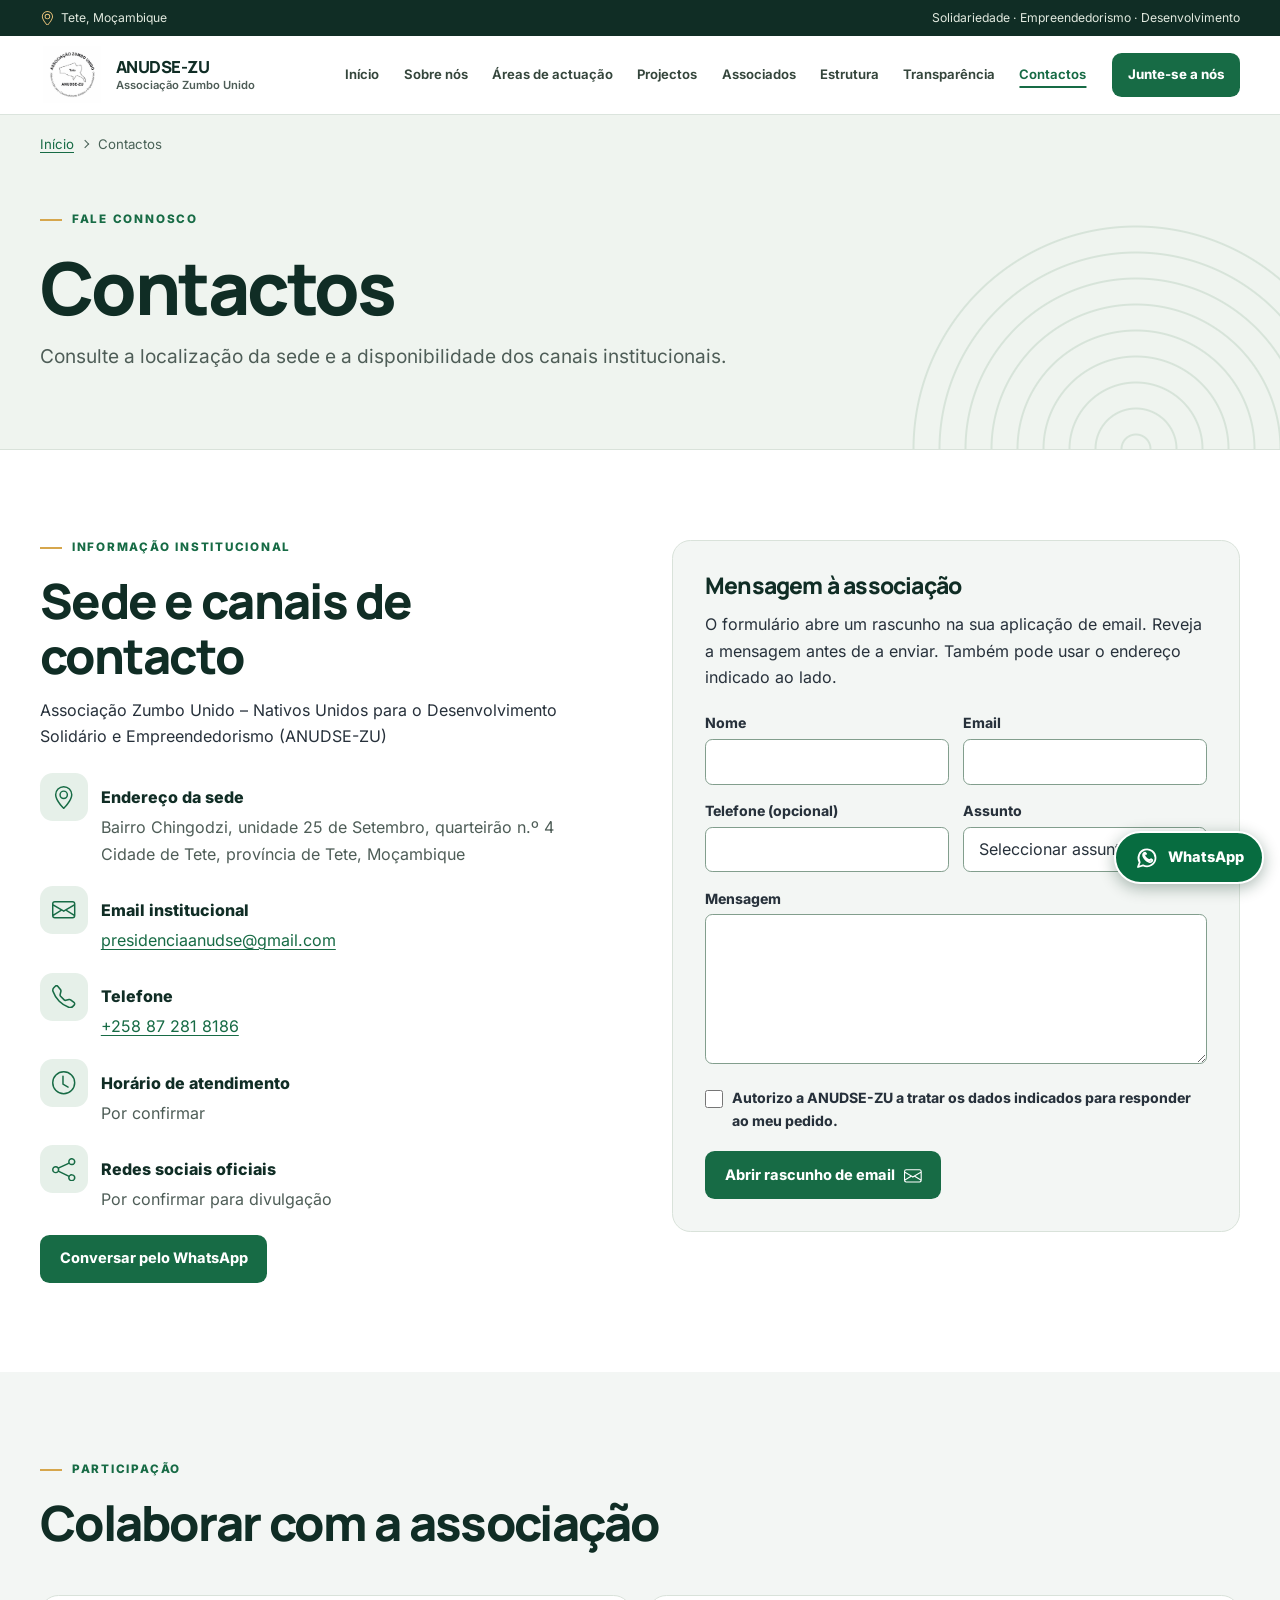
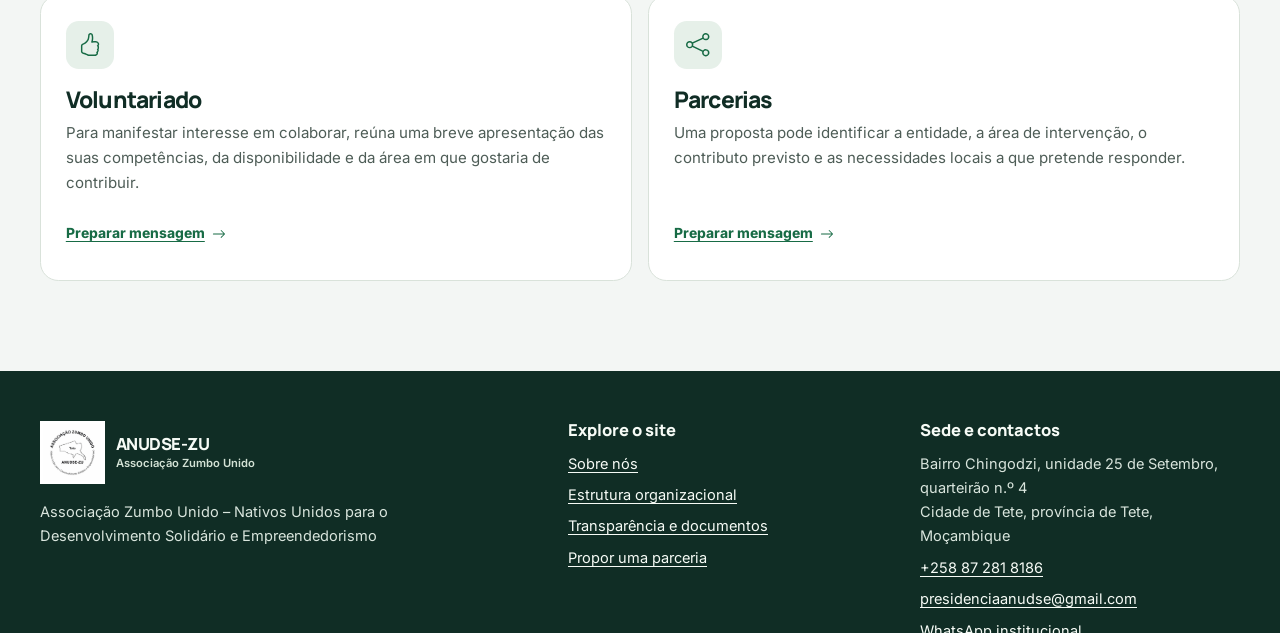
<file: contactos.html>
<!doctype html>
<html lang="pt-MZ">
<head>
<meta charset="utf-8">
<meta name="viewport" content="width=device-width, initial-scale=1">
<title>Contactos | ANUDSE-ZU</title>
<meta name="description" content="Consulte a sede da ANUDSE-ZU na cidade de Tete e as informações sobre adesão, voluntariado e propostas de parceria.">
<meta name="theme-color" content="#123d2d">
<meta property="og:type" content="website">
<meta property="og:locale" content="pt_MZ">
<meta property="og:site_name" content="ANUDSE-ZU">
<meta property="og:title" content="Contactos | ANUDSE-ZU">
<meta property="og:description" content="Consulte a sede da ANUDSE-ZU na cidade de Tete e as informações sobre adesão, voluntariado e propostas de parceria.">
<link rel="canonical" href="https://svucuto.github.io/anudse-zu-website/contactos.html">
<meta property="og:url" content="https://svucuto.github.io/anudse-zu-website/contactos.html">
<meta property="og:image" content="https://svucuto.github.io/anudse-zu-website/assets/images/partilha.png">
<meta property="og:image:width" content="1200">
<meta property="og:image:height" content="630">
<meta property="og:image:alt" content="Paisagem ilustrativa com rio, colinas e sol dourado">
<link rel="icon" type="image/x-icon" href="assets/icons/favicon.ico?v=tete">
<link rel="icon" type="image/png" sizes="32x32" href="assets/icons/favicon-32x32.png?v=tete">
<link rel="icon" type="image/png" sizes="16x16" href="assets/icons/favicon-16x16.png?v=tete">
<link rel="apple-touch-icon" sizes="180x180" href="assets/icons/apple-touch-icon.png?v=tete">
<link rel="stylesheet" href="assets/css/bootstrap.min.css">
<link rel="stylesheet" href="assets/css/site.css">
<noscript><link rel="stylesheet" href="assets/css/no-script.css"></noscript>
<script src="assets/js/site.js" defer></script>
</head>
<body>
<a class="skip" href="#conteudo">Saltar para o conteúdo</a><div class="strap"><div class="container"><span><svg class="icon icon--bootstrap" viewBox="0 0 16 16" width="16" height="16" aria-hidden="true" focusable="false"><path d="M12.166 8.94c-.524 1.062-1.234 2.12-1.96 3.07A32 32 0 0 1 8 14.58a32 32 0 0 1-2.206-2.57c-.726-.95-1.436-2.008-1.96-3.07C3.304 7.867 3 6.862 3 6a5 5 0 0 1 10 0c0 .862-.305 1.867-.834 2.94M8 16s6-5.686 6-10A6 6 0 0 0 2 6c0 4.314 6 10 6 10"/>
  <path d="M8 8a2 2 0 1 1 0-4 2 2 0 0 1 0 4m0 1a3 3 0 1 0 0-6 3 3 0 0 0 0 6"/></svg> Tete, Moçambique</span><span class="strap-tag">Solidariedade · Empreendedorismo · Desenvolvimento</span></div></div>
<header class="header"><div class="container nav-shell"><a class="brand" href="index.html"><img src="assets/images/logotipo-oficial-anudse-zu.webp?v=tete" alt="" width="320" height="315"><span><strong>ANUDSE-ZU</strong><small>Associação Zumbo Unido</small></span></a><button type="button" class="action action--outline menu-toggle" aria-expanded="false" aria-controls="navegacao"><svg class="icon icon--bootstrap" viewBox="0 0 16 16" width="16" height="16" aria-hidden="true" focusable="false"><path fill-rule="evenodd" d="M2.5 12a.5.5 0 0 1 .5-.5h10a.5.5 0 0 1 0 1H3a.5.5 0 0 1-.5-.5m0-4a.5.5 0 0 1 .5-.5h10a.5.5 0 0 1 0 1H3a.5.5 0 0 1-.5-.5m0-4a.5.5 0 0 1 .5-.5h10a.5.5 0 0 1 0 1H3a.5.5 0 0 1-.5-.5"/></svg> Menu</button>
<nav class="site-nav" id="navegacao" aria-label="Navegação principal"><a href="index.html">Início</a><a href="sobre.html">Sobre nós</a><a href="areas.html">Áreas de actuação</a><a href="projectos.html">Projectos</a><a href="associados.html">Associados</a><a href="estrutura.html">Estrutura</a><a href="transparencia.html">Transparência</a><a href="contactos.html" aria-current="page">Contactos</a><a class="action action--green" href="associados.html#adesao">Junte-se a nós</a></nav></div></header>
<main id="conteudo" tabindex="-1">

<section class="page-intro"><div class="container">
<nav aria-label="Percurso de navegação"><ol class="crumbs"><li><a href="index.html">Início</a></li><li aria-current="page">Contactos</li></ol></nav><p class="kicker">Fale connosco</p><h1>Contactos</h1><p class="lede">Consulte a localização da sede e a disponibilidade dos canais institucionais.</p></div></section>
<section class="section" aria-labelledby="informacoes"><div class="container split contact-layout">
  <div><p class="kicker">Informação institucional</p><h2 id="informacoes">Sede e canais de contacto</h2>
    <p class="measure">Associação Zumbo Unido – Nativos Unidos para o Desenvolvimento Solidário e Empreendedorismo (ANUDSE-ZU)</p>
    <dl class="contact-info">
      <div><dt><span class="icon-box"><svg class="icon icon--bootstrap" viewBox="0 0 16 16" width="16" height="16" aria-hidden="true" focusable="false"><path d="M12.166 8.94c-.524 1.062-1.234 2.12-1.96 3.07A32 32 0 0 1 8 14.58a32 32 0 0 1-2.206-2.57c-.726-.95-1.436-2.008-1.96-3.07C3.304 7.867 3 6.862 3 6a5 5 0 0 1 10 0c0 .862-.305 1.867-.834 2.94M8 16s6-5.686 6-10A6 6 0 0 0 2 6c0 4.314 6 10 6 10"/>
  <path d="M8 8a2 2 0 1 1 0-4 2 2 0 0 1 0 4m0 1a3 3 0 1 0 0-6 3 3 0 0 0 0 6"/></svg></span>Endereço da sede</dt><dd><address>Bairro Chingodzi, unidade 25 de Setembro, quarteirão n.º 4<br>Cidade de Tete, província de Tete, Moçambique</address></dd></div>
      <div><dt><span class="icon-box"><svg class="icon icon--bootstrap" viewBox="0 0 16 16" width="16" height="16" aria-hidden="true" focusable="false"><path d="M0 4a2 2 0 0 1 2-2h12a2 2 0 0 1 2 2v8a2 2 0 0 1-2 2H2a2 2 0 0 1-2-2zm2-1a1 1 0 0 0-1 1v.217l7 4.2 7-4.2V4a1 1 0 0 0-1-1zm13 2.383-4.708 2.825L15 11.105zm-.034 6.876-5.64-3.471L8 9.583l-1.326-.795-5.64 3.47A1 1 0 0 0 2 13h12a1 1 0 0 0 .966-.741M1 11.105l4.708-2.897L1 5.383z"/></svg></span>Email institucional</dt><dd><span data-email-pending hidden></span><a data-email-link href="mailto:presidenciaanudse@gmail.com">presidenciaanudse@gmail.com</a></dd></div>
      <div><dt><span class="icon-box"><svg class="icon icon--bootstrap" viewBox="0 0 16 16" width="16" height="16" aria-hidden="true" focusable="false"><path d="M3.654 1.328a.678.678 0 0 0-1.015-.063L1.605 2.3c-.483.484-.661 1.169-.45 1.77a17.6 17.6 0 0 0 4.168 6.608 17.6 17.6 0 0 0 6.608 4.168c.601.211 1.286.033 1.77-.45l1.034-1.034a.678.678 0 0 0-.063-1.015l-2.307-1.794a.68.68 0 0 0-.58-.122l-2.19.547a1.75 1.75 0 0 1-1.657-.459L5.482 8.062a1.75 1.75 0 0 1-.46-1.657l.548-2.19a.68.68 0 0 0-.122-.58zM1.884.511a1.745 1.745 0 0 1 2.612.163L6.29 2.98c.329.423.445.974.315 1.494l-.547 2.19a.68.68 0 0 0 .178.643l2.457 2.457a.68.68 0 0 0 .644.178l2.189-.547a1.75 1.75 0 0 1 1.494.315l2.306 1.794c.829.645.905 1.87.163 2.611l-1.034 1.034c-.74.74-1.846 1.065-2.877.702a18.6 18.6 0 0 1-7.01-4.42 18.6 18.6 0 0 1-4.42-7.009c-.362-1.03-.037-2.137.703-2.877z"/></svg></span>Telefone</dt><dd><a href="tel:+258872818186">+258 87 281 8186</a></dd></div>
      <div><dt><span class="icon-box"><svg class="icon icon--bootstrap" viewBox="0 0 16 16" width="16" height="16" aria-hidden="true" focusable="false"><path d="M8 3.5a.5.5 0 0 0-1 0V9a.5.5 0 0 0 .252.434l3.5 2a.5.5 0 0 0 .496-.868L8 8.71z"/>
  <path d="M8 16A8 8 0 1 0 8 0a8 8 0 0 0 0 16m7-8A7 7 0 1 1 1 8a7 7 0 0 1 14 0"/></svg></span>Horário de atendimento</dt><dd>Por confirmar</dd></div>
      <div><dt><span class="icon-box"><svg class="icon icon--bootstrap" viewBox="0 0 16 16" width="16" height="16" aria-hidden="true" focusable="false"><path d="M13.5 1a1.5 1.5 0 1 0 0 3 1.5 1.5 0 0 0 0-3M11 2.5a2.5 2.5 0 1 1 .603 1.628l-6.718 3.12a2.5 2.5 0 0 1 0 1.504l6.718 3.12a2.5 2.5 0 1 1-.488.876l-6.718-3.12a2.5 2.5 0 1 1 0-3.256l6.718-3.12A2.5 2.5 0 0 1 11 2.5m-8.5 4a1.5 1.5 0 1 0 0 3 1.5 1.5 0 0 0 0-3m11 5.5a1.5 1.5 0 1 0 0 3 1.5 1.5 0 0 0 0-3"/></svg></span>Redes sociais oficiais</dt><dd>Por confirmar para divulgação</dd></div>
    </dl><p class="contact-whatsapp"><a class="action action--green" href="https://wa.me/258872818186" target="_blank" rel="noopener noreferrer">Conversar pelo WhatsApp</a></p>
  </div>
  <section class="form-card" id="mensagem" aria-labelledby="form-titulo">
    <h2 id="form-titulo" class="h3">Mensagem à associação</h2>
    <p id="form-info" data-form-pending>O formulário aguarda a confirmação de um canal institucional. Os campos estão desactivados.</p>
    <p id="form-envio" data-form-ready hidden>O formulário abre um rascunho na sua aplicação de email. Reveja a mensagem antes de a enviar. Também pode usar o endereço indicado ao lado.</p>
    <form data-contact-form data-email="presidenciaanudse@gmail.com" aria-labelledby="form-titulo" aria-describedby="form-info" method="post">
      <fieldset disabled>
        <legend class="visually-hidden">Dados da mensagem</legend>
        <div class="form-grid">
          <div><label for="nome">Nome</label><input id="nome" name="nome" type="text" autocomplete="name" maxlength="100" required></div>
          <div><label for="email">Email</label><input id="email" name="email" type="email" autocomplete="email" maxlength="254" required></div>
          <div><label for="telefone">Telefone (opcional)</label><input id="telefone" name="telefone" type="tel" autocomplete="tel" maxlength="40"></div>
          <div><label for="assunto">Assunto</label><select id="assunto" name="assunto" required><option value="">Seleccionar assunto</option><option value="adesao">Informações sobre adesão</option><option value="voluntariado">Voluntariado</option><option value="parceria">Proposta de parceria</option><option value="geral">Informação geral</option></select></div>
          <div class="form-wide"><label for="texto">Mensagem</label><textarea id="texto" name="mensagem" rows="5" maxlength="900" required></textarea></div>
          <div class="form-wide checkbox-line"><input id="consentimento" name="consentimento" type="checkbox" required><label for="consentimento">Autorizo a ANUDSE-ZU a tratar os dados indicados para responder ao meu pedido.</label></div>
          <button type="submit" class="form-wide action action--green">Abrir rascunho de email <svg class="icon icon--bootstrap" viewBox="0 0 16 16" width="16" height="16" aria-hidden="true" focusable="false"><path d="M0 4a2 2 0 0 1 2-2h12a2 2 0 0 1 2 2v8a2 2 0 0 1-2 2H2a2 2 0 0 1-2-2zm2-1a1 1 0 0 0-1 1v.217l7 4.2 7-4.2V4a1 1 0 0 0-1-1zm13 2.383-4.708 2.825L15 11.105zm-.034 6.876-5.64-3.471L8 9.583l-1.326-.795-5.64 3.47A1 1 0 0 0 2 13h12a1 1 0 0 0 .966-.741M1 11.105l4.708-2.897L1 5.383z"/></svg></button>
        </div>
      </fieldset>
      <p class="form-status" role="status" data-form-status></p>
    </form>
  </section>
</div></section>
<section class="section section--tint" aria-labelledby="colaborar"><div class="container">
  <div class="section-head"><div><p class="kicker">Participação</p><h2 id="colaborar">Colaborar com a associação</h2></div></div>
  <div class="cards cards--two">
    <article id="voluntariado" class="card-panel"><span class="icon-box"><svg class="icon icon--bootstrap" viewBox="0 0 16 16" width="16" height="16" aria-hidden="true" focusable="false"><path d="M8.864.046C7.908-.193 7.02.53 6.956 1.466c-.072 1.051-.23 2.016-.428 2.59-.125.36-.479 1.013-1.04 1.639-.557.623-1.282 1.178-2.131 1.41C2.685 7.288 2 7.87 2 8.72v4.001c0 .845.682 1.464 1.448 1.545 1.07.114 1.564.415 2.068.723l.048.03c.272.165.578.348.97.484.397.136.861.217 1.466.217h3.5c.937 0 1.599-.477 1.934-1.064a1.86 1.86 0 0 0 .254-.912c0-.152-.023-.312-.077-.464.201-.263.38-.578.488-.901.11-.33.172-.762.004-1.149.069-.13.12-.269.159-.403.077-.27.113-.568.113-.857 0-.288-.036-.585-.113-.856a2 2 0 0 0-.138-.362 1.9 1.9 0 0 0 .234-1.734c-.206-.592-.682-1.1-1.2-1.272-.847-.282-1.803-.276-2.516-.211a10 10 0 0 0-.443.05 9.4 9.4 0 0 0-.062-4.509A1.38 1.38 0 0 0 9.125.111zM11.5 14.721H8c-.51 0-.863-.069-1.14-.164-.281-.097-.506-.228-.776-.393l-.04-.024c-.555-.339-1.198-.731-2.49-.868-.333-.036-.554-.29-.554-.55V8.72c0-.254.226-.543.62-.65 1.095-.3 1.977-.996 2.614-1.708.635-.71 1.064-1.475 1.238-1.978.243-.7.407-1.768.482-2.85.025-.362.36-.594.667-.518l.262.066c.16.04.258.143.288.255a8.34 8.34 0 0 1-.145 4.725.5.5 0 0 0 .595.644l.003-.001.014-.003.058-.014a9 9 0 0 1 1.036-.157c.663-.06 1.457-.054 2.11.164.175.058.45.3.57.65.107.308.087.67-.266 1.022l-.353.353.353.354c.043.043.105.141.154.315.048.167.075.37.075.581 0 .212-.027.414-.075.582-.05.174-.111.272-.154.315l-.353.353.353.354c.047.047.109.177.005.488a2.2 2.2 0 0 1-.505.805l-.353.353.353.354c.006.005.041.05.041.17a.9.9 0 0 1-.121.416c-.165.288-.503.56-1.066.56z"/></svg></span><h3>Voluntariado</h3><p>Para manifestar interesse em colaborar, reúna uma breve apresentação das suas competências, da disponibilidade e da área em que gostaria de contribuir.</p><p data-contact-pending>Para contacto directo, utilize os canais institucionais indicados nesta página.</p><a class="text-link" data-contact-start href="contactos.html?assunto=voluntariado#mensagem">Consultar disponibilidade do formulário<svg class="icon icon--bootstrap" viewBox="0 0 16 16" width="16" height="16" aria-hidden="true" focusable="false"><path fill-rule="evenodd" d="M1 8a.5.5 0 0 1 .5-.5h11.793l-3.147-3.146a.5.5 0 0 1 .708-.708l4 4a.5.5 0 0 1 0 .708l-4 4a.5.5 0 0 1-.708-.708L13.293 8.5H1.5A.5.5 0 0 1 1 8"/></svg></a></article>
    <article id="parcerias" class="card-panel"><span class="icon-box"><svg class="icon icon--bootstrap" viewBox="0 0 16 16" width="16" height="16" aria-hidden="true" focusable="false"><path d="M13.5 1a1.5 1.5 0 1 0 0 3 1.5 1.5 0 0 0 0-3M11 2.5a2.5 2.5 0 1 1 .603 1.628l-6.718 3.12a2.5 2.5 0 0 1 0 1.504l6.718 3.12a2.5 2.5 0 1 1-.488.876l-6.718-3.12a2.5 2.5 0 1 1 0-3.256l6.718-3.12A2.5 2.5 0 0 1 11 2.5m-8.5 4a1.5 1.5 0 1 0 0 3 1.5 1.5 0 0 0 0-3m11 5.5a1.5 1.5 0 1 0 0 3 1.5 1.5 0 0 0 0-3"/></svg></span><h3>Parcerias</h3><p>Uma proposta pode identificar a entidade, a área de intervenção, o contributo previsto e as necessidades locais a que pretende responder.</p><p data-contact-pending>Para contacto directo, utilize os canais institucionais indicados nesta página.</p><a class="text-link" data-contact-start href="contactos.html?assunto=parceria#mensagem">Consultar disponibilidade do formulário<svg class="icon icon--bootstrap" viewBox="0 0 16 16" width="16" height="16" aria-hidden="true" focusable="false"><path fill-rule="evenodd" d="M1 8a.5.5 0 0 1 .5-.5h11.793l-3.147-3.146a.5.5 0 0 1 .708-.708l4 4a.5.5 0 0 1 0 .708l-4 4a.5.5 0 0 1-.708-.708L13.293 8.5H1.5A.5.5 0 0 1 1 8"/></svg></a></article>
  </div>
</div></section>
</main>
<footer class="footer"><div class="container"><div class="footer-grid"><div><a class="brand" href="index.html"><img src="assets/images/logotipo-oficial-anudse-zu.webp?v=tete" alt="" width="320" height="315"><span><strong>ANUDSE-ZU</strong><small>Associação Zumbo Unido</small></span></a><p class="full-name">Associação Zumbo Unido – Nativos Unidos para o Desenvolvimento Solidário e Empreendedorismo</p></div><div><h2>Explore o site</h2><ul><li><a href="sobre.html">Sobre nós</a></li><li><a href="estrutura.html">Estrutura organizacional</a></li><li><a href="transparencia.html">Transparência e documentos</a></li><li><a href="contactos.html#parcerias">Propor uma parceria</a></li></ul></div><div><h2>Sede e contactos</h2><address>Bairro Chingodzi, unidade 25 de Setembro, quarteirão n.º 4<br>Cidade de Tete, província de Tete, Moçambique</address><p class="mt-2 footer-contacts"><a href="tel:+258872818186">+258 87 281 8186</a><a href="mailto:presidenciaanudse@gmail.com">presidenciaanudse@gmail.com</a><a href="https://wa.me/258872818186" target="_blank" rel="noopener noreferrer">WhatsApp institucional</a></p></div></div><div class="footer-meta"><span>© Associação Zumbo Unido. Todos os direitos reservados.</span><span>Solidariedade · Empreendedorismo · Desenvolvimento.</span></div></div></footer>
<a class="whatsapp-float" href="https://wa.me/258872818186" target="_blank" rel="noopener noreferrer" aria-label="Conversar com a ANUDSE-ZU pelo WhatsApp (abre nova janela)"><svg viewBox="0 0 24 24" width="24" height="24" fill="none" stroke="currentColor" stroke-width="1.8" stroke-linejoin="round" stroke-linecap="round" aria-hidden="true"><path d="M20.5 11.7a8.5 8.5 0 0 1-12.5 7.6L3 21l1.7-4.8A8.5 8.5 0 1 1 20.5 11.7Z"/><path d="M9 8c.3 3.1 3 5.8 6 6.1l1.1-1 1.3 1.1c-.2 1.4-1.6 2.2-3.2 1.7a11 11 0 0 1-6-6.1C7.8 8.2 8.6 6.8 10 6.6l1.1 1.3Z"/></svg><span>WhatsApp</span></a>
</body>
</html>
</file>
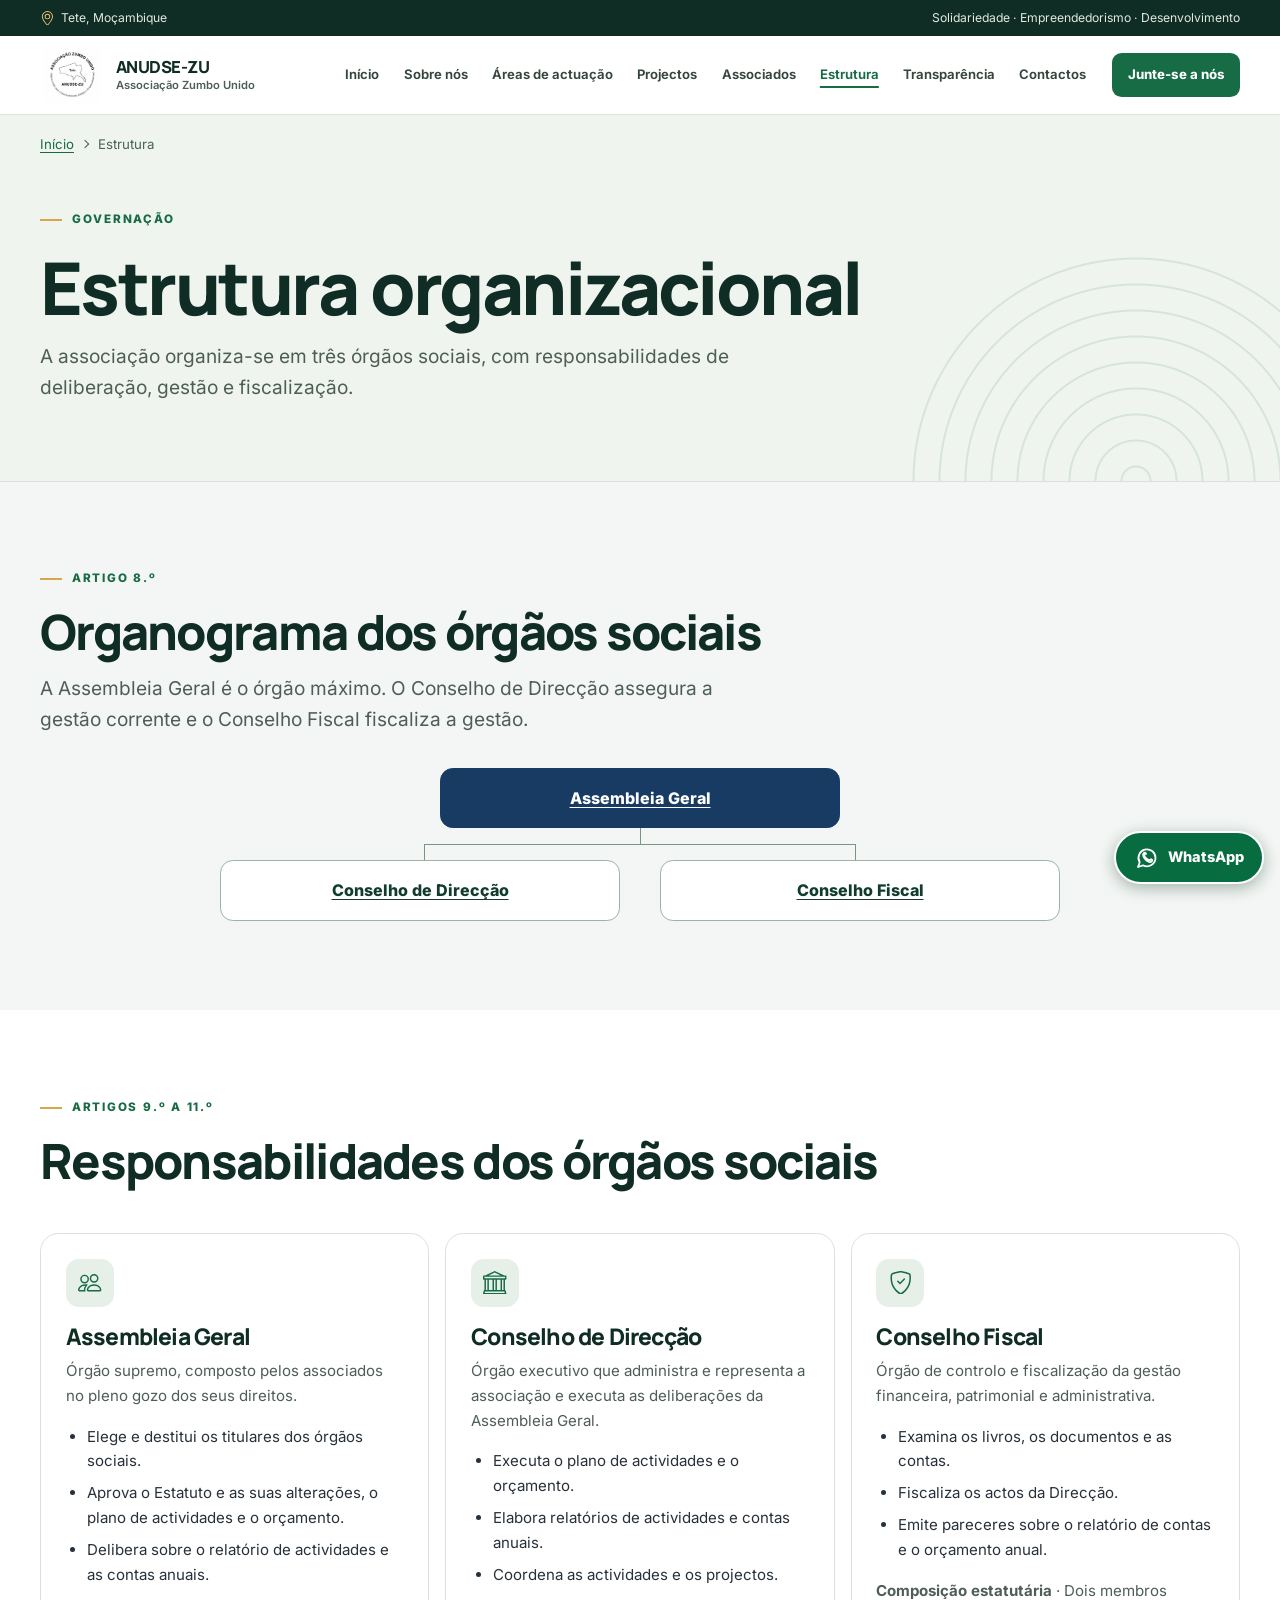
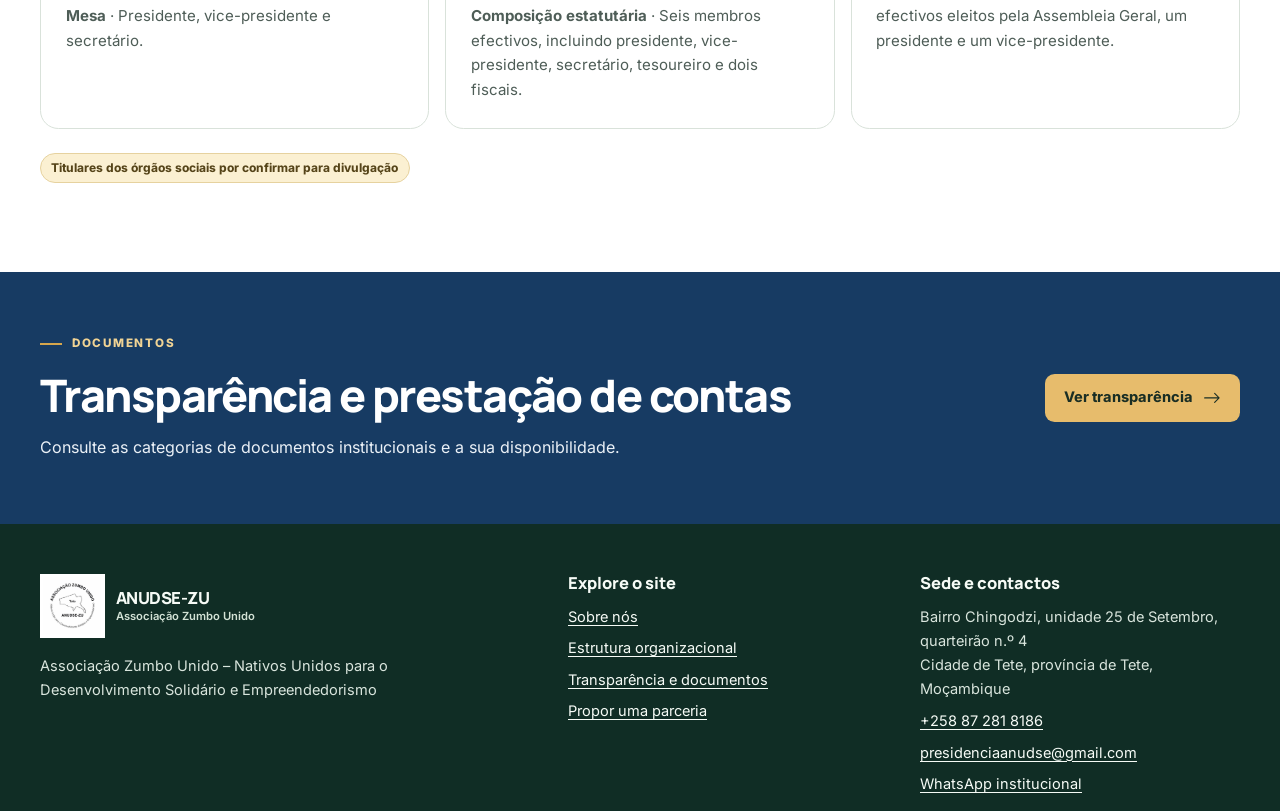
<file: estrutura.html>
<!doctype html>
<html lang="pt-MZ">
<head>
<meta charset="utf-8">
<meta name="viewport" content="width=device-width, initial-scale=1">
<title>Estrutura organizacional | ANUDSE-ZU</title>
<meta name="description" content="Conheça a Assembleia Geral, o Conselho de Direcção e o Conselho Fiscal da ANUDSE-ZU e as suas responsabilidades estatutárias.">
<meta name="theme-color" content="#123d2d">
<meta property="og:type" content="website">
<meta property="og:locale" content="pt_MZ">
<meta property="og:site_name" content="ANUDSE-ZU">
<meta property="og:title" content="Estrutura organizacional | ANUDSE-ZU">
<meta property="og:description" content="Conheça a Assembleia Geral, o Conselho de Direcção e o Conselho Fiscal da ANUDSE-ZU e as suas responsabilidades estatutárias.">
<link rel="canonical" href="https://svucuto.github.io/anudse-zu-website/estrutura.html">
<meta property="og:url" content="https://svucuto.github.io/anudse-zu-website/estrutura.html">
<meta property="og:image" content="https://svucuto.github.io/anudse-zu-website/assets/images/partilha.png">
<meta property="og:image:width" content="1200">
<meta property="og:image:height" content="630">
<meta property="og:image:alt" content="Paisagem ilustrativa com rio, colinas e sol dourado">
<link rel="icon" type="image/x-icon" href="assets/icons/favicon.ico?v=tete">
<link rel="icon" type="image/png" sizes="32x32" href="assets/icons/favicon-32x32.png?v=tete">
<link rel="icon" type="image/png" sizes="16x16" href="assets/icons/favicon-16x16.png?v=tete">
<link rel="apple-touch-icon" sizes="180x180" href="assets/icons/apple-touch-icon.png?v=tete">
<link rel="stylesheet" href="assets/css/bootstrap.min.css">
<link rel="stylesheet" href="assets/css/site.css">
<noscript><link rel="stylesheet" href="assets/css/no-script.css"></noscript>
<script src="assets/js/site.js" defer></script>
</head>
<body>
<a class="skip" href="#conteudo">Saltar para o conteúdo</a><div class="strap"><div class="container"><span><svg class="icon icon--bootstrap" viewBox="0 0 16 16" width="16" height="16" aria-hidden="true" focusable="false"><path d="M12.166 8.94c-.524 1.062-1.234 2.12-1.96 3.07A32 32 0 0 1 8 14.58a32 32 0 0 1-2.206-2.57c-.726-.95-1.436-2.008-1.96-3.07C3.304 7.867 3 6.862 3 6a5 5 0 0 1 10 0c0 .862-.305 1.867-.834 2.94M8 16s6-5.686 6-10A6 6 0 0 0 2 6c0 4.314 6 10 6 10"/>
  <path d="M8 8a2 2 0 1 1 0-4 2 2 0 0 1 0 4m0 1a3 3 0 1 0 0-6 3 3 0 0 0 0 6"/></svg> Tete, Moçambique</span><span class="strap-tag">Solidariedade · Empreendedorismo · Desenvolvimento</span></div></div>
<header class="header"><div class="container nav-shell"><a class="brand" href="index.html"><img src="assets/images/logotipo-oficial-anudse-zu.webp?v=tete" alt="" width="320" height="315"><span><strong>ANUDSE-ZU</strong><small>Associação Zumbo Unido</small></span></a><button type="button" class="action action--outline menu-toggle" aria-expanded="false" aria-controls="navegacao"><svg class="icon icon--bootstrap" viewBox="0 0 16 16" width="16" height="16" aria-hidden="true" focusable="false"><path fill-rule="evenodd" d="M2.5 12a.5.5 0 0 1 .5-.5h10a.5.5 0 0 1 0 1H3a.5.5 0 0 1-.5-.5m0-4a.5.5 0 0 1 .5-.5h10a.5.5 0 0 1 0 1H3a.5.5 0 0 1-.5-.5m0-4a.5.5 0 0 1 .5-.5h10a.5.5 0 0 1 0 1H3a.5.5 0 0 1-.5-.5"/></svg> Menu</button>
<nav class="site-nav" id="navegacao" aria-label="Navegação principal"><a href="index.html">Início</a><a href="sobre.html">Sobre nós</a><a href="areas.html">Áreas de actuação</a><a href="projectos.html">Projectos</a><a href="associados.html">Associados</a><a href="estrutura.html" aria-current="page">Estrutura</a><a href="transparencia.html">Transparência</a><a href="contactos.html">Contactos</a><a class="action action--green" href="associados.html#adesao">Junte-se a nós</a></nav></div></header>
<main id="conteudo" tabindex="-1">

<section class="page-intro"><div class="container">
<nav aria-label="Percurso de navegação"><ol class="crumbs"><li><a href="index.html">Início</a></li><li aria-current="page">Estrutura</li></ol></nav><p class="kicker">Governação</p><h1>Estrutura organizacional</h1><p class="lede">A associação organiza-se em três órgãos sociais, com responsabilidades de deliberação, gestão e fiscalização.</p></div></section>
<section class="section section--tint" aria-labelledby="organograma"><div class="container">
  <p class="kicker">Artigo 8.º</p><h2 id="organograma">Organograma dos órgãos sociais</h2>
  <p class="lede measure">A Assembleia Geral é o órgão máximo. O Conselho de Direcção assegura a gestão corrente e o Conselho Fiscal fiscaliza a gestão.</p>
  <div class="org-chart">
    <a class="org-node org-node--top" href="#assembleia">Assembleia Geral</a>
    <ul class="org-branches"><li><a class="org-node" href="#direccao">Conselho de Direcção</a></li><li><a class="org-node" href="#fiscal">Conselho Fiscal</a></li></ul>
  </div>
</div></section>
<section class="section" aria-labelledby="responsabilidades"><div class="container">
  <div class="section-head"><div><p class="kicker">Artigos 9.º a 11.º</p><h2 id="responsabilidades">Responsabilidades dos órgãos sociais</h2></div></div>
  <div class="articles-grid">
    <article id="assembleia" class="card-panel"><span class="icon-box"><svg class="icon icon--bootstrap" viewBox="0 0 16 16" width="16" height="16" aria-hidden="true" focusable="false"><path d="M15 14s1 0 1-1-1-4-5-4-5 3-5 4 1 1 1 1zm-7.978-1L7 12.996c.001-.264.167-1.03.76-1.72C8.312 10.629 9.282 10 11 10c1.717 0 2.687.63 3.24 1.276.593.69.758 1.457.76 1.72l-.008.002-.014.002zM11 7a2 2 0 1 0 0-4 2 2 0 0 0 0 4m3-2a3 3 0 1 1-6 0 3 3 0 0 1 6 0M6.936 9.28a6 6 0 0 0-1.23-.247A7 7 0 0 0 5 9c-4 0-5 3-5 4q0 1 1 1h4.216A2.24 2.24 0 0 1 5 13c0-1.01.377-2.042 1.09-2.904.243-.294.526-.569.846-.816M4.92 10A5.5 5.5 0 0 0 4 13H1c0-.26.164-1.03.76-1.724.545-.636 1.492-1.256 3.16-1.275ZM1.5 5.5a3 3 0 1 1 6 0 3 3 0 0 1-6 0m3-2a2 2 0 1 0 0 4 2 2 0 0 0 0-4"/></svg></span><h3>Assembleia Geral</h3>
      <p>Órgão supremo, composto pelos associados no pleno gozo dos seus direitos.</p>
      <ul><li>Elege e destitui os titulares dos órgãos sociais.</li><li>Aprova o Estatuto e as suas alterações, o plano de actividades e o orçamento.</li><li>Delibera sobre o relatório de actividades e as contas anuais.</li></ul>
      <p><strong>Mesa</strong> · Presidente, vice-presidente e secretário.</p>
    </article>
    <article id="direccao" class="card-panel"><span class="icon-box"><svg class="icon icon--bootstrap" viewBox="0 0 16 16" width="16" height="16" aria-hidden="true" focusable="false"><path d="m8 0 6.61 3h.89a.5.5 0 0 1 .5.5v2a.5.5 0 0 1-.5.5H15v7a.5.5 0 0 1 .485.38l.5 2a.498.498 0 0 1-.485.62H.5a.498.498 0 0 1-.485-.62l.5-2A.5.5 0 0 1 1 13V6H.5a.5.5 0 0 1-.5-.5v-2A.5.5 0 0 1 .5 3h.89zM3.777 3h8.447L8 1zM2 6v7h1V6zm2 0v7h2.5V6zm3.5 0v7h1V6zm2 0v7H12V6zM13 6v7h1V6zm2-1V4H1v1zm-.39 9H1.39l-.25 1h13.72z"/></svg></span><h3>Conselho de Direcção</h3>
      <p>Órgão executivo que administra e representa a associação e executa as deliberações da Assembleia Geral.</p>
      <ul><li>Executa o plano de actividades e o orçamento.</li><li>Elabora relatórios de actividades e contas anuais.</li><li>Coordena as actividades e os projectos.</li></ul>
      <p><strong>Composição estatutária</strong> · Seis membros efectivos, incluindo presidente, vice-presidente, secretário, tesoureiro e dois fiscais.</p>
    </article>
    <article id="fiscal" class="card-panel"><span class="icon-box"><svg class="icon icon--bootstrap" viewBox="0 0 16 16" width="16" height="16" aria-hidden="true" focusable="false"><path d="M5.338 1.59a61 61 0 0 0-2.837.856.48.48 0 0 0-.328.39c-.554 4.157.726 7.19 2.253 9.188a10.7 10.7 0 0 0 2.287 2.233c.346.244.652.42.893.533q.18.085.293.118a1 1 0 0 0 .101.025 1 1 0 0 0 .1-.025q.114-.034.294-.118c.24-.113.547-.29.893-.533a10.7 10.7 0 0 0 2.287-2.233c1.527-1.997 2.807-5.031 2.253-9.188a.48.48 0 0 0-.328-.39c-.651-.213-1.75-.56-2.837-.855C9.552 1.29 8.531 1.067 8 1.067c-.53 0-1.552.223-2.662.524zM5.072.56C6.157.265 7.31 0 8 0s1.843.265 2.928.56c1.11.3 2.229.655 2.887.87a1.54 1.54 0 0 1 1.044 1.262c.596 4.477-.787 7.795-2.465 9.99a11.8 11.8 0 0 1-2.517 2.453 7 7 0 0 1-1.048.625c-.28.132-.581.24-.829.24s-.548-.108-.829-.24a7 7 0 0 1-1.048-.625 11.8 11.8 0 0 1-2.517-2.453C1.928 10.487.545 7.169 1.141 2.692A1.54 1.54 0 0 1 2.185 1.43 63 63 0 0 1 5.072.56"/>
  <path d="M10.854 5.146a.5.5 0 0 1 0 .708l-3 3a.5.5 0 0 1-.708 0l-1.5-1.5a.5.5 0 1 1 .708-.708L7.5 7.793l2.646-2.647a.5.5 0 0 1 .708 0"/></svg></span><h3>Conselho Fiscal</h3>
      <p>Órgão de controlo e fiscalização da gestão financeira, patrimonial e administrativa.</p>
      <ul><li>Examina os livros, os documentos e as contas.</li><li>Fiscaliza os actos da Direcção.</li><li>Emite pareceres sobre o relatório de contas e o orçamento anual.</li></ul>
      <p><strong>Composição estatutária</strong> · Dois membros efectivos eleitos pela Assembleia Geral, um presidente e um vice-presidente.</p>
    </article>
  </div>
  <p class="mt-4"><span class="badge-note">Titulares dos órgãos sociais por confirmar para divulgação</span></p>
  <!-- Depois de obter autorização, duplique e preencha o modelo de titular dentro do órgão correspondente.
  <article class="card-panel profile-card">
    <img src="assets/images/FOTOGRAFIA-AUTORIZADA.webp" width="192" height="192" alt="" loading="lazy" decoding="async">
    <h4>NOME AUTORIZADO</h4>
    <p>CARGO CONFIRMADO</p>
  </article>
  -->
</div></section>
<section class="section section--compact cta"><div class="container"><div><p class="kicker">Documentos</p><h2>Transparência e prestação de contas</h2><p>Consulte as categorias de documentos institucionais e a sua disponibilidade.</p></div><a class="action action--gold" href="transparencia.html">Ver transparência<svg class="icon icon--bootstrap" viewBox="0 0 16 16" width="16" height="16" aria-hidden="true" focusable="false"><path fill-rule="evenodd" d="M1 8a.5.5 0 0 1 .5-.5h11.793l-3.147-3.146a.5.5 0 0 1 .708-.708l4 4a.5.5 0 0 1 0 .708l-4 4a.5.5 0 0 1-.708-.708L13.293 8.5H1.5A.5.5 0 0 1 1 8"/></svg></a></div></section>
</main>
<footer class="footer"><div class="container"><div class="footer-grid"><div><a class="brand" href="index.html"><img src="assets/images/logotipo-oficial-anudse-zu.webp?v=tete" alt="" width="320" height="315"><span><strong>ANUDSE-ZU</strong><small>Associação Zumbo Unido</small></span></a><p class="full-name">Associação Zumbo Unido – Nativos Unidos para o Desenvolvimento Solidário e Empreendedorismo</p></div><div><h2>Explore o site</h2><ul><li><a href="sobre.html">Sobre nós</a></li><li><a href="estrutura.html">Estrutura organizacional</a></li><li><a href="transparencia.html">Transparência e documentos</a></li><li><a href="contactos.html#parcerias">Propor uma parceria</a></li></ul></div><div><h2>Sede e contactos</h2><address>Bairro Chingodzi, unidade 25 de Setembro, quarteirão n.º 4<br>Cidade de Tete, província de Tete, Moçambique</address><p class="mt-2 footer-contacts"><a href="tel:+258872818186">+258 87 281 8186</a><a href="mailto:presidenciaanudse@gmail.com">presidenciaanudse@gmail.com</a><a href="https://wa.me/258872818186" target="_blank" rel="noopener noreferrer">WhatsApp institucional</a></p></div></div><div class="footer-meta"><span>© Associação Zumbo Unido. Todos os direitos reservados.</span><span>Solidariedade · Empreendedorismo · Desenvolvimento.</span></div></div></footer>
<a class="whatsapp-float" href="https://wa.me/258872818186" target="_blank" rel="noopener noreferrer" aria-label="Conversar com a ANUDSE-ZU pelo WhatsApp (abre nova janela)"><svg viewBox="0 0 24 24" width="24" height="24" fill="none" stroke="currentColor" stroke-width="1.8" stroke-linejoin="round" stroke-linecap="round" aria-hidden="true"><path d="M20.5 11.7a8.5 8.5 0 0 1-12.5 7.6L3 21l1.7-4.8A8.5 8.5 0 1 1 20.5 11.7Z"/><path d="M9 8c.3 3.1 3 5.8 6 6.1l1.1-1 1.3 1.1c-.2 1.4-1.6 2.2-3.2 1.7a11 11 0 0 1-6-6.1C7.8 8.2 8.6 6.8 10 6.6l1.1 1.3Z"/></svg><span>WhatsApp</span></a>
</body>
</html>
</file>
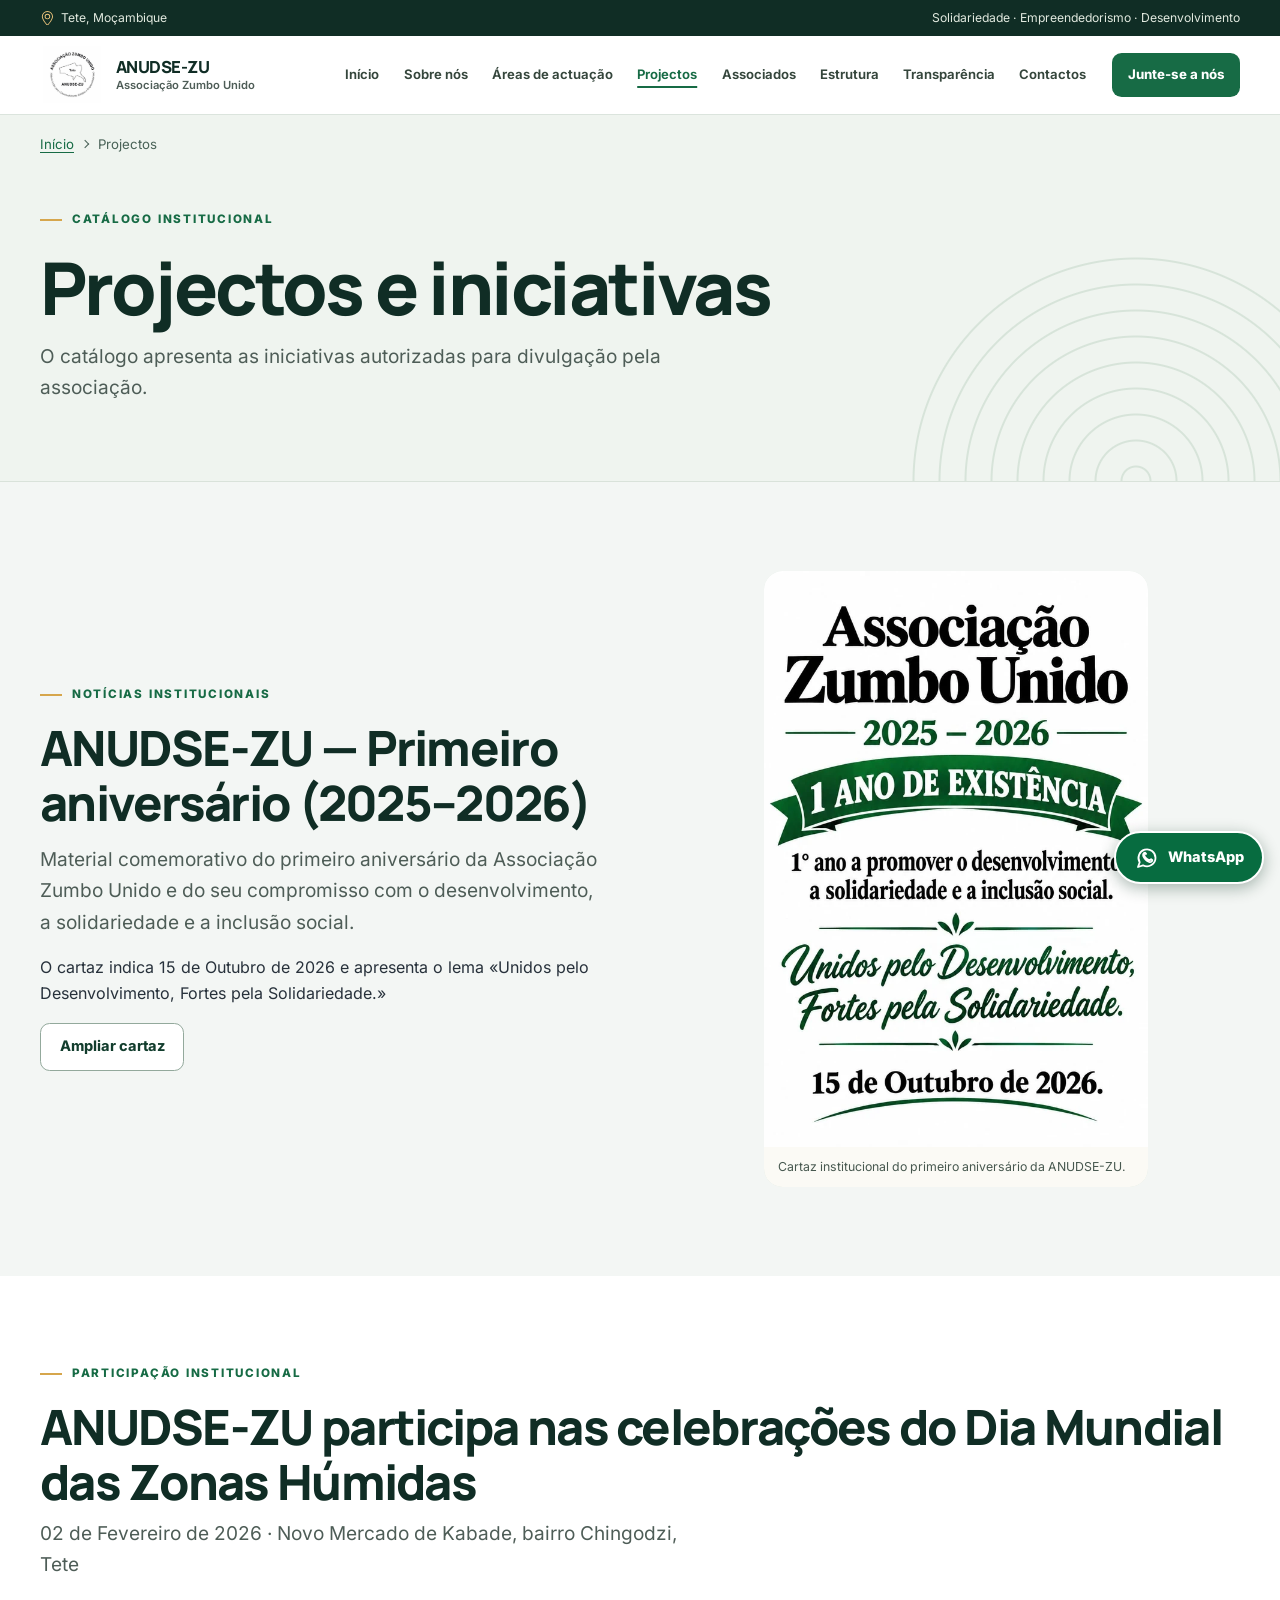
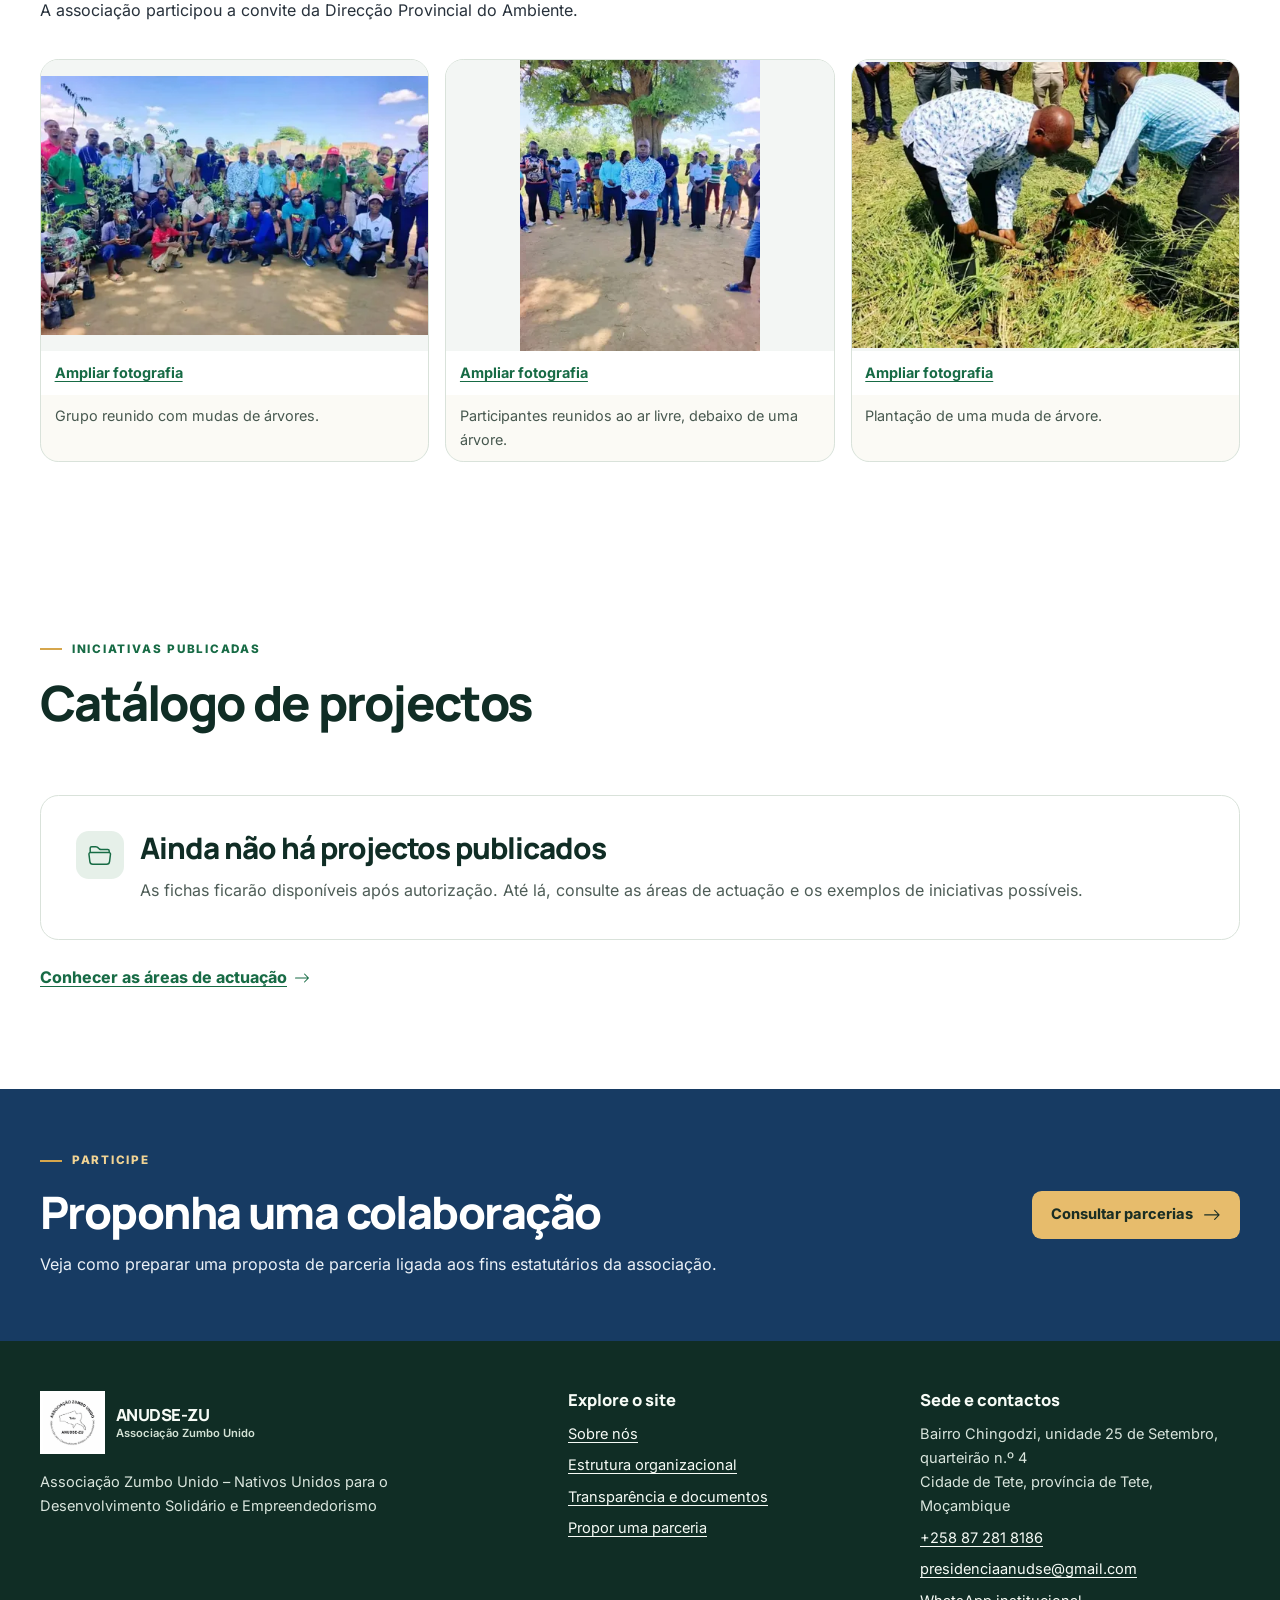
<file: projectos.html>
<!doctype html>
<html lang="pt-MZ">
<head>
<meta charset="utf-8">
<meta name="viewport" content="width=device-width, initial-scale=1">
<title>Projectos e iniciativas | ANUDSE-ZU</title>
<meta name="description" content="Consulte o catálogo de projectos e iniciativas da ANUDSE-ZU e conheça as áreas estatutárias que orientam a intervenção.">
<meta name="theme-color" content="#123d2d">
<meta property="og:type" content="website">
<meta property="og:locale" content="pt_MZ">
<meta property="og:site_name" content="ANUDSE-ZU">
<meta property="og:title" content="Projectos e iniciativas | ANUDSE-ZU">
<meta property="og:description" content="Consulte o catálogo de projectos e iniciativas da ANUDSE-ZU e conheça as áreas estatutárias que orientam a intervenção.">
<link rel="canonical" href="https://svucuto.github.io/anudse-zu-website/projectos.html">
<meta property="og:url" content="https://svucuto.github.io/anudse-zu-website/projectos.html">
<meta property="og:image" content="https://svucuto.github.io/anudse-zu-website/assets/images/partilha.png">
<meta property="og:image:width" content="1200">
<meta property="og:image:height" content="630">
<meta property="og:image:alt" content="Paisagem ilustrativa com rio, colinas e sol dourado">
<link rel="icon" type="image/x-icon" href="assets/icons/favicon.ico?v=tete">
<link rel="icon" type="image/png" sizes="32x32" href="assets/icons/favicon-32x32.png?v=tete">
<link rel="icon" type="image/png" sizes="16x16" href="assets/icons/favicon-16x16.png?v=tete">
<link rel="apple-touch-icon" sizes="180x180" href="assets/icons/apple-touch-icon.png?v=tete">
<link rel="stylesheet" href="assets/css/bootstrap.min.css">
<link rel="stylesheet" href="assets/css/site.css">
<link rel="stylesheet" href="assets/css/gallery.css">
<noscript><link rel="stylesheet" href="assets/css/no-script.css"></noscript>
<script src="assets/js/site.js" defer></script>
<script src="assets/js/gallery.js" defer></script>
</head>
<body>
<a class="skip" href="#conteudo">Saltar para o conteúdo</a><div class="strap"><div class="container"><span><svg class="icon icon--bootstrap" viewBox="0 0 16 16" width="16" height="16" aria-hidden="true" focusable="false"><path d="M12.166 8.94c-.524 1.062-1.234 2.12-1.96 3.07A32 32 0 0 1 8 14.58a32 32 0 0 1-2.206-2.57c-.726-.95-1.436-2.008-1.96-3.07C3.304 7.867 3 6.862 3 6a5 5 0 0 1 10 0c0 .862-.305 1.867-.834 2.94M8 16s6-5.686 6-10A6 6 0 0 0 2 6c0 4.314 6 10 6 10"/>
  <path d="M8 8a2 2 0 1 1 0-4 2 2 0 0 1 0 4m0 1a3 3 0 1 0 0-6 3 3 0 0 0 0 6"/></svg> Tete, Moçambique</span><span class="strap-tag">Solidariedade · Empreendedorismo · Desenvolvimento</span></div></div>
<header class="header"><div class="container nav-shell"><a class="brand" href="index.html"><img src="assets/images/logotipo-oficial-anudse-zu.webp?v=tete" alt="" width="320" height="315"><span><strong>ANUDSE-ZU</strong><small>Associação Zumbo Unido</small></span></a><button type="button" class="action action--outline menu-toggle" aria-expanded="false" aria-controls="navegacao"><svg class="icon icon--bootstrap" viewBox="0 0 16 16" width="16" height="16" aria-hidden="true" focusable="false"><path fill-rule="evenodd" d="M2.5 12a.5.5 0 0 1 .5-.5h10a.5.5 0 0 1 0 1H3a.5.5 0 0 1-.5-.5m0-4a.5.5 0 0 1 .5-.5h10a.5.5 0 0 1 0 1H3a.5.5 0 0 1-.5-.5m0-4a.5.5 0 0 1 .5-.5h10a.5.5 0 0 1 0 1H3a.5.5 0 0 1-.5-.5"/></svg> Menu</button>
<nav class="site-nav" id="navegacao" aria-label="Navegação principal"><a href="index.html">Início</a><a href="sobre.html">Sobre nós</a><a href="areas.html">Áreas de actuação</a><a href="projectos.html" aria-current="page">Projectos</a><a href="associados.html">Associados</a><a href="estrutura.html">Estrutura</a><a href="transparencia.html">Transparência</a><a href="contactos.html">Contactos</a><a class="action action--green" href="associados.html#adesao">Junte-se a nós</a></nav></div></header>
<main id="conteudo" tabindex="-1">

<section class="page-intro"><div class="container">
<nav aria-label="Percurso de navegação"><ol class="crumbs"><li><a href="index.html">Início</a></li><li aria-current="page">Projectos</li></ol></nav><p class="kicker">Catálogo institucional</p><h1>Projectos e iniciativas</h1><p class="lede">O catálogo apresenta as iniciativas autorizadas para divulgação pela associação.</p></div></section>
<section class="section section--tint" id="primeiro-aniversario" aria-labelledby="aniversario-titulo">
  <div class="container split">
    <div>
      <p class="kicker">Notícias institucionais</p>
      <h2 id="aniversario-titulo">ANUDSE-ZU — Primeiro aniversário (2025–2026)</h2>
      <p class="lede">Material comemorativo do primeiro aniversário da Associação Zumbo Unido e do seu compromisso com o desenvolvimento, a solidariedade e a inclusão social.</p>
      <p>O cartaz indica <time datetime="2026-10-15">15 de Outubro de 2026</time> e apresenta o lema <q>Unidos pelo Desenvolvimento, Fortes pela Solidariedade.</q></p>
      <a class="action action--outline" href="assets/images/primeiro-aniversario-anudse-zu.jpg" data-gallery-image="cartaz-aniversario">Ampliar cartaz</a>
    </div>
    <figure class="image-frame institutional-figure">
      <img id="cartaz-aniversario" src="assets/images/primeiro-aniversario-anudse-zu.webp" width="640" height="960" alt="Cartaz verde e branco com a inscrição Associação Zumbo Unido, 2025–2026, 1 ano de existência e a data de 15 de Outubro de 2026." loading="lazy" decoding="async">
      <figcaption>Cartaz institucional do primeiro aniversário da ANUDSE-ZU.</figcaption>
    </figure>
  </div>
</section>
<div class="section" id="registos-comunitarios">
  <article class="container" id="dia-mundial-das-zonas-humidas" aria-labelledby="registos-comunitarios-titulo">
    <div class="section-head">
      <div>
        <p class="kicker">Participação institucional</p>
        <h2 id="registos-comunitarios-titulo">ANUDSE-ZU participa nas celebrações do Dia Mundial das Zonas Húmidas</h2>
        <p class="lede"><time datetime="2026-02-02">02 de Fevereiro de 2026</time> · Novo Mercado de Kabade, bairro Chingodzi, Tete</p>
        <div class="measure">
          <p>A associação participou a convite da Direcção Provincial do Ambiente.</p>
        </div>
      </div>
    </div>
    <div class="community-gallery">
      <figure class="image-frame">
        <a class="community-gallery-trigger" href="assets/images/grupo-com-mudas-ampliada.webp" data-gallery-image>
          <img src="assets/images/grupo-com-mudas-miniatura.webp" width="512" height="343" alt="Grupo reunido ao ar livre, com várias pessoas a segurar mudas de árvores." loading="lazy" decoding="async">
          <span>Ampliar fotografia</span>
        </a>
        <figcaption>Grupo reunido com mudas de árvores.</figcaption>
      </figure>
      <figure class="image-frame">
        <a class="community-gallery-trigger" href="assets/images/encontro-comunitario-ampliada.webp" data-gallery-image>
          <img src="assets/images/encontro-comunitario-miniatura.webp" width="317" height="384" alt="Pessoas reunidas ao ar livre, sob uma árvore, com uma pessoa em primeiro plano." loading="lazy" decoding="async">
          <span>Ampliar fotografia</span>
        </a>
        <figcaption>Participantes reunidos ao ar livre, debaixo de uma árvore.</figcaption>
      </figure>
      <figure class="image-frame">
        <a class="community-gallery-trigger" href="assets/images/plantacao-de-muda-ampliada.webp" data-gallery-image>
          <img src="assets/images/plantacao-de-muda-miniatura.webp" width="512" height="378" alt="Duas pessoas junto ao solo, uma a usar uma ferramenta e outra a segurar uma muda." loading="lazy" decoding="async">
          <span>Ampliar fotografia</span>
        </a>
        <figcaption>Plantação de uma muda de árvore.</figcaption>
      </figure>
    </div>
  </article>
</div>
<section class="section" aria-labelledby="catalogo"><div class="container" data-projects>
  <div class="section-head"><div><p class="kicker">Iniciativas publicadas</p><h2 id="catalogo">Catálogo de projectos</h2></div></div>
  <div class="projects-filter" role="group" aria-label="Filtrar projectos por área" hidden>
    <button class="chip" type="button" data-filter="todos" aria-pressed="true">Todas as áreas</button>
    <button class="chip" type="button" data-filter="sustentavel" aria-pressed="false">Sustentabilidade</button>
    <button class="chip" type="button" data-filter="empreendedorismo" aria-pressed="false">Empreendedorismo</button>
    <button class="chip" type="button" data-filter="educacao" aria-pressed="false">Educação, cultura, saúde e ambiente</button>
    <button class="chip" type="button" data-filter="solidariedade" aria-pressed="false">Solidariedade</button>
    <button class="chip" type="button" data-filter="cidadania" aria-pressed="false">Cidadania e coesão social</button>
  </div>
  <p role="status" data-project-status></p>
  <div class="cards projects-list">
    <!-- Modelo de ficha. Use apenas dados confirmados, ficheiros autorizados e créditos aprovados.
    Duplique o artigo, adapte data-project-area às categorias dos filtros e retire os campos opcionais sem informação.
    <article class="card-panel" data-project-area="sustentavel">
      <p class="kicker">ÁREA DE INTERVENÇÃO</p>
      <h3>TÍTULO DA ACTIVIDADE</h3>
      <p>DESCRIÇÃO CURTA</p>
      <details class="project-detail">
        <summary>Ver detalhes</summary>
        <dl>
          <dt>Data</dt><dd><time datetime="AAAA-MM-DD">DATA CONFIRMADA</time></dd>
          <dt>Local</dt><dd>LOCAL CONFIRMADO</dd>
          <dt>Entidade organizadora</dt><dd>ENTIDADE CONFIRMADA</dd>
        </dl>
        <h4>Descrição</h4>
        <p>DESCRIÇÃO CONFIRMADA DA ACTIVIDADE</p>
        <h4>Objectivos</h4>
        <p>OBJECTIVOS CONFIRMADOS</p>
        <h4>Resultados confirmados</h4>
        <p>RESULTADOS VERIFICADOS E AUTORIZADOS</p>
        <div class="project-gallery">
          <figure>
            <a href="assets/images/FOTO-AMPLIADA.webp" data-gallery-image aria-label="Ampliar fotografia: DESCRIÇÃO DA FOTO">
              <img src="assets/images/FOTO-WEB.webp" width="640" height="360" alt="DESCRIÇÃO DA FOTO" loading="lazy" decoding="async">
            </a>
            <figcaption>LEGENDA E CRÉDITO DA IMAGEM, QUANDO NECESSÁRIO</figcaption>
          </figure>
          <figure>
            <video controls preload="none" width="640" height="360" aria-label="TÍTULO DO VÍDEO">
              <source src="assets/videos/VIDEO.mp4" type="video/mp4">
              <track kind="captions" src="assets/videos/LEGENDAS.vtt" srclang="pt" label="Português">
              <a href="assets/videos/VIDEO.mp4">Abrir vídeo</a>
            </video>
            <figcaption>DESCRIÇÃO E CRÉDITO DO VÍDEO, QUANDO NECESSÁRIO</figcaption>
          </figure>
        </div>
      </details>
    </article>
    -->
  </div>
  <div data-project-empty><div class="empty"><span class="icon-box"><svg class="icon icon--bootstrap" viewBox="0 0 16 16" width="16" height="16" aria-hidden="true" focusable="false"><path d="M1 3.5A1.5 1.5 0 0 1 2.5 2h2.764c.958 0 1.76.56 2.311 1.184C7.985 3.648 8.48 4 9 4h4.5A1.5 1.5 0 0 1 15 5.5v.64c.57.265.94.876.856 1.546l-.64 5.124A2.5 2.5 0 0 1 12.733 15H3.266a2.5 2.5 0 0 1-2.481-2.19l-.64-5.124A1.5 1.5 0 0 1 1 6.14zM2 6h12v-.5a.5.5 0 0 0-.5-.5H9c-.964 0-1.71-.629-2.174-1.154C6.374 3.334 5.82 3 5.264 3H2.5a.5.5 0 0 0-.5.5zm-.367 1a.5.5 0 0 0-.496.562l.64 5.124A1.5 1.5 0 0 0 3.266 14h9.468a1.5 1.5 0 0 0 1.489-1.314l.64-5.124A.5.5 0 0 0 14.367 7z"/></svg></span><div><h3>Ainda não há projectos publicados</h3><p>As fichas ficarão disponíveis após autorização. Até lá, consulte as áreas de actuação e os exemplos de iniciativas possíveis.</p></div></div></div>
  <div class="mt-3"><a class="text-link" href="areas.html">Conhecer as áreas de actuação<svg class="icon icon--bootstrap" viewBox="0 0 16 16" width="16" height="16" aria-hidden="true" focusable="false"><path fill-rule="evenodd" d="M1 8a.5.5 0 0 1 .5-.5h11.793l-3.147-3.146a.5.5 0 0 1 .708-.708l4 4a.5.5 0 0 1 0 .708l-4 4a.5.5 0 0 1-.708-.708L13.293 8.5H1.5A.5.5 0 0 1 1 8"/></svg></a></div>
</div></section>
<section class="section section--compact cta"><div class="container"><div><p class="kicker">Participe</p><h2>Proponha uma colaboração</h2><p>Veja como preparar uma proposta de parceria ligada aos fins estatutários da associação.</p></div><a class="action action--gold" href="contactos.html#parcerias">Consultar parcerias<svg class="icon icon--bootstrap" viewBox="0 0 16 16" width="16" height="16" aria-hidden="true" focusable="false"><path fill-rule="evenodd" d="M1 8a.5.5 0 0 1 .5-.5h11.793l-3.147-3.146a.5.5 0 0 1 .708-.708l4 4a.5.5 0 0 1 0 .708l-4 4a.5.5 0 0 1-.708-.708L13.293 8.5H1.5A.5.5 0 0 1 1 8"/></svg></a></div></section>
</main>
<dialog class="gallery-dialog" data-gallery-dialog aria-labelledby="gallery-dialog-title">
  <div class="gallery-toolbar">
    <h2 id="gallery-dialog-title">Imagem ampliada</h2>
    <form method="dialog">
      <button type="submit" class="action action--outline" autofocus>Fechar</button>
    </form>
  </div>
  <div data-gallery-preview></div>
  <p class="gallery-file"><a class="text-link" data-gallery-file target="_blank" rel="noopener noreferrer">Abrir ficheiro de imagem em nova janela</a></p>
</dialog>
<footer class="footer"><div class="container"><div class="footer-grid"><div><a class="brand" href="index.html"><img src="assets/images/logotipo-oficial-anudse-zu.webp?v=tete" alt="" width="320" height="315"><span><strong>ANUDSE-ZU</strong><small>Associação Zumbo Unido</small></span></a><p class="full-name">Associação Zumbo Unido – Nativos Unidos para o Desenvolvimento Solidário e Empreendedorismo</p></div><div><h2>Explore o site</h2><ul><li><a href="sobre.html">Sobre nós</a></li><li><a href="estrutura.html">Estrutura organizacional</a></li><li><a href="transparencia.html">Transparência e documentos</a></li><li><a href="contactos.html#parcerias">Propor uma parceria</a></li></ul></div><div><h2>Sede e contactos</h2><address>Bairro Chingodzi, unidade 25 de Setembro, quarteirão n.º 4<br>Cidade de Tete, província de Tete, Moçambique</address><p class="mt-2 footer-contacts"><a href="tel:+258872818186">+258 87 281 8186</a><a href="mailto:presidenciaanudse@gmail.com">presidenciaanudse@gmail.com</a><a href="https://wa.me/258872818186" target="_blank" rel="noopener noreferrer">WhatsApp institucional</a></p></div></div><div class="footer-meta"><span>© Associação Zumbo Unido. Todos os direitos reservados.</span><span>Solidariedade · Empreendedorismo · Desenvolvimento.</span></div></div></footer>
<a class="whatsapp-float" href="https://wa.me/258872818186" target="_blank" rel="noopener noreferrer" aria-label="Conversar com a ANUDSE-ZU pelo WhatsApp (abre nova janela)"><svg viewBox="0 0 24 24" width="24" height="24" fill="none" stroke="currentColor" stroke-width="1.8" stroke-linejoin="round" stroke-linecap="round" aria-hidden="true"><path d="M20.5 11.7a8.5 8.5 0 0 1-12.5 7.6L3 21l1.7-4.8A8.5 8.5 0 1 1 20.5 11.7Z"/><path d="M9 8c.3 3.1 3 5.8 6 6.1l1.1-1 1.3 1.1c-.2 1.4-1.6 2.2-3.2 1.7a11 11 0 0 1-6-6.1C7.8 8.2 8.6 6.8 10 6.6l1.1 1.3Z"/></svg><span>WhatsApp</span></a>
</body>
</html>
</file>
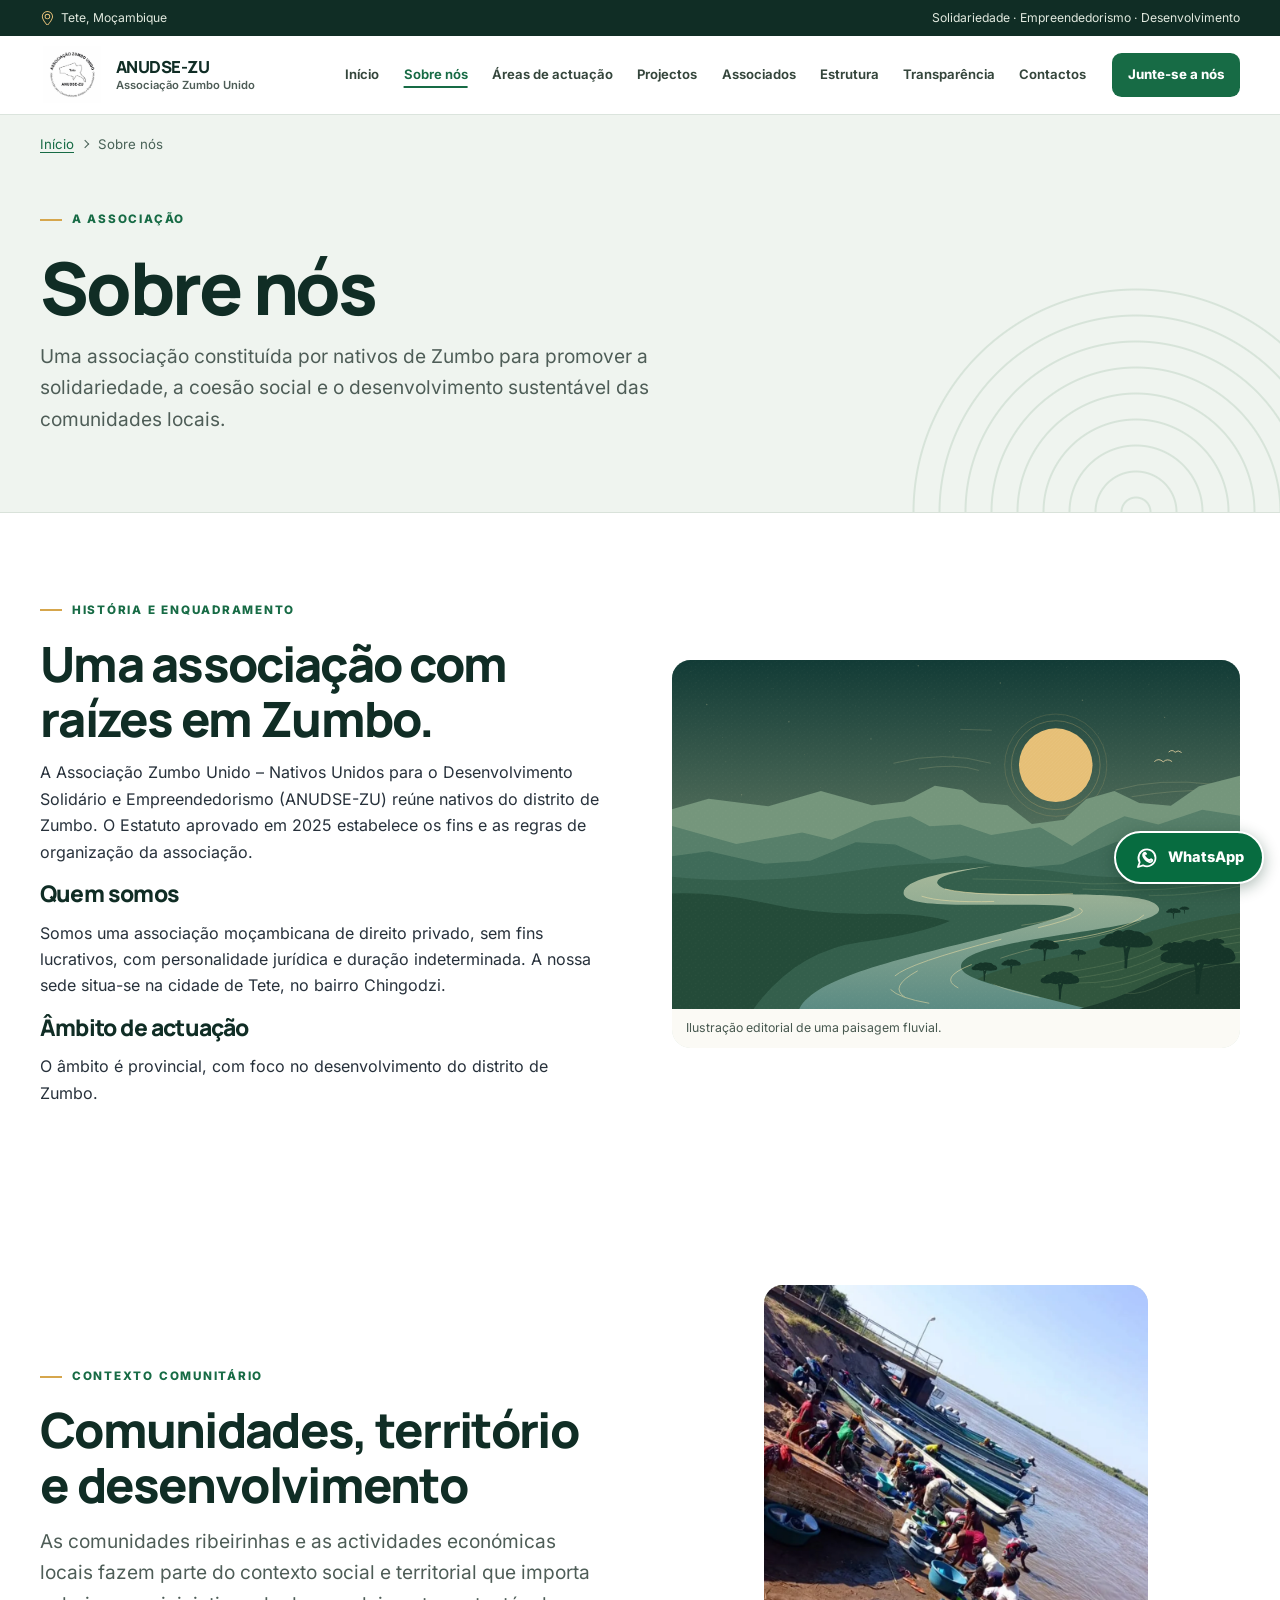
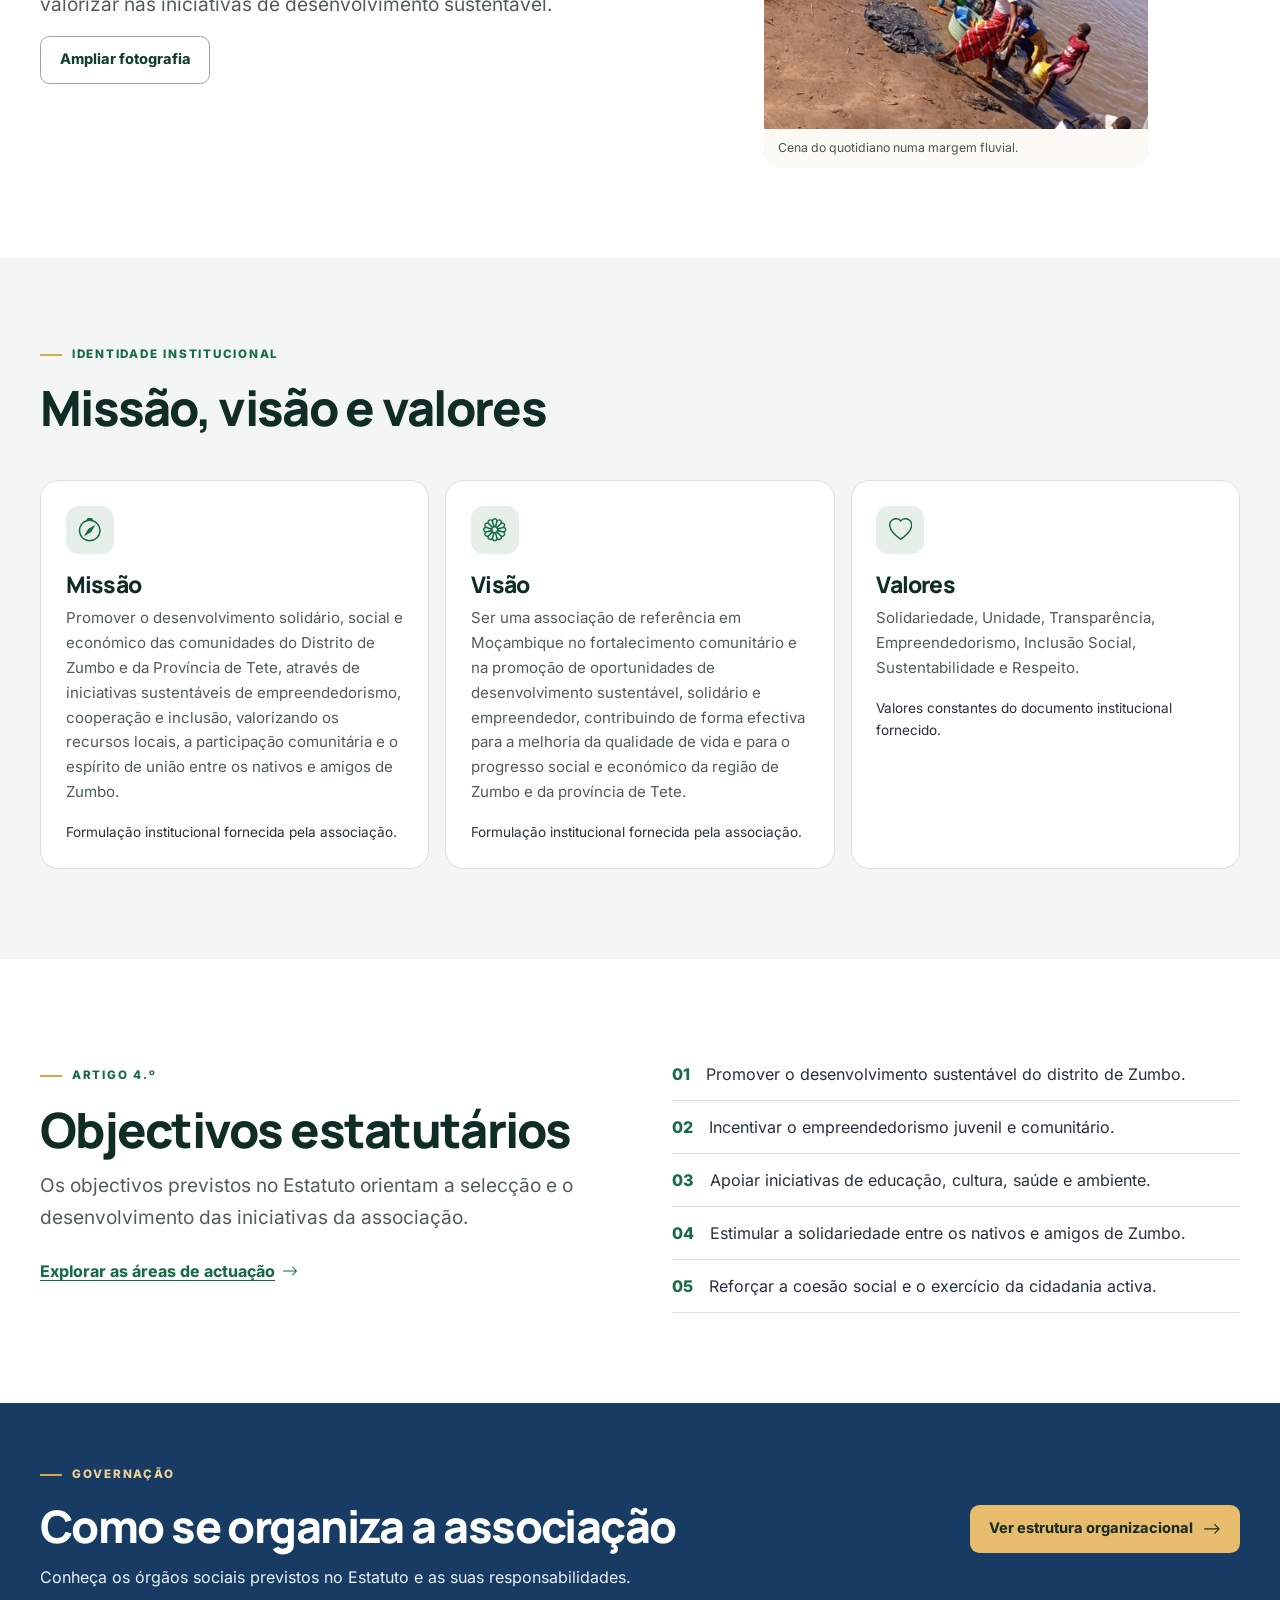
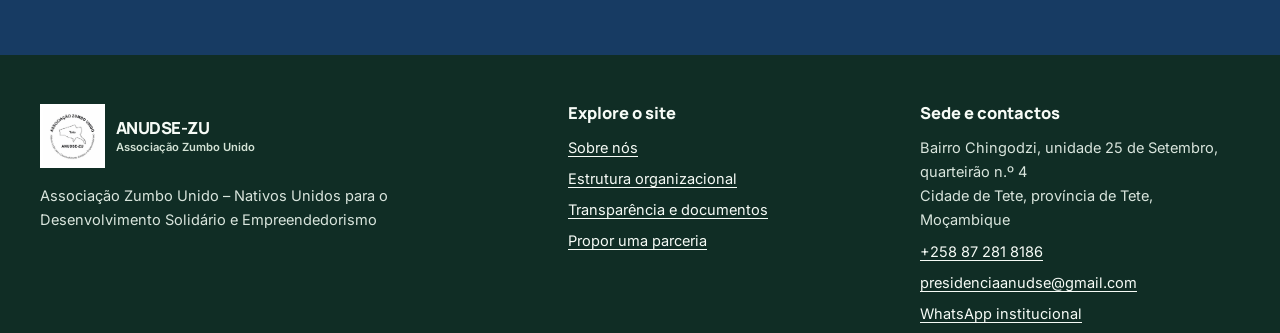
<file: sobre.html>
<!doctype html>
<html lang="pt-MZ">
<head>
<meta charset="utf-8">
<meta name="viewport" content="width=device-width, initial-scale=1">
<title>Sobre nós | ANUDSE-ZU</title>
<meta name="description" content="Conheça o enquadramento, a missão, os objectivos estatutários e a natureza jurídica da Associação Zumbo Unido.">
<meta name="theme-color" content="#123d2d">
<meta property="og:type" content="website">
<meta property="og:locale" content="pt_MZ">
<meta property="og:site_name" content="ANUDSE-ZU">
<meta property="og:title" content="Sobre nós | ANUDSE-ZU">
<meta property="og:description" content="Conheça o enquadramento, a missão, os objectivos estatutários e a natureza jurídica da Associação Zumbo Unido.">
<link rel="canonical" href="https://svucuto.github.io/anudse-zu-website/sobre.html">
<meta property="og:url" content="https://svucuto.github.io/anudse-zu-website/sobre.html">
<meta property="og:image" content="https://svucuto.github.io/anudse-zu-website/assets/images/partilha.png">
<meta property="og:image:width" content="1200">
<meta property="og:image:height" content="630">
<meta property="og:image:alt" content="Paisagem ilustrativa com rio, colinas e sol dourado">
<link rel="icon" type="image/x-icon" href="assets/icons/favicon.ico?v=tete">
<link rel="icon" type="image/png" sizes="32x32" href="assets/icons/favicon-32x32.png?v=tete">
<link rel="icon" type="image/png" sizes="16x16" href="assets/icons/favicon-16x16.png?v=tete">
<link rel="apple-touch-icon" sizes="180x180" href="assets/icons/apple-touch-icon.png?v=tete">
<link rel="stylesheet" href="assets/css/bootstrap.min.css">
<link rel="stylesheet" href="assets/css/site.css">
<link rel="stylesheet" href="assets/css/gallery.css">
<noscript><link rel="stylesheet" href="assets/css/no-script.css"></noscript>
<script src="assets/js/site.js" defer></script>
<script src="assets/js/gallery.js" defer></script>
</head>
<body>
<a class="skip" href="#conteudo">Saltar para o conteúdo</a><div class="strap"><div class="container"><span><svg class="icon icon--bootstrap" viewBox="0 0 16 16" width="16" height="16" aria-hidden="true" focusable="false"><path d="M12.166 8.94c-.524 1.062-1.234 2.12-1.96 3.07A32 32 0 0 1 8 14.58a32 32 0 0 1-2.206-2.57c-.726-.95-1.436-2.008-1.96-3.07C3.304 7.867 3 6.862 3 6a5 5 0 0 1 10 0c0 .862-.305 1.867-.834 2.94M8 16s6-5.686 6-10A6 6 0 0 0 2 6c0 4.314 6 10 6 10"/>
  <path d="M8 8a2 2 0 1 1 0-4 2 2 0 0 1 0 4m0 1a3 3 0 1 0 0-6 3 3 0 0 0 0 6"/></svg> Tete, Moçambique</span><span class="strap-tag">Solidariedade · Empreendedorismo · Desenvolvimento</span></div></div>
<header class="header"><div class="container nav-shell"><a class="brand" href="index.html"><img src="assets/images/logotipo-oficial-anudse-zu.webp?v=tete" alt="" width="320" height="315"><span><strong>ANUDSE-ZU</strong><small>Associação Zumbo Unido</small></span></a><button type="button" class="action action--outline menu-toggle" aria-expanded="false" aria-controls="navegacao"><svg class="icon icon--bootstrap" viewBox="0 0 16 16" width="16" height="16" aria-hidden="true" focusable="false"><path fill-rule="evenodd" d="M2.5 12a.5.5 0 0 1 .5-.5h10a.5.5 0 0 1 0 1H3a.5.5 0 0 1-.5-.5m0-4a.5.5 0 0 1 .5-.5h10a.5.5 0 0 1 0 1H3a.5.5 0 0 1-.5-.5m0-4a.5.5 0 0 1 .5-.5h10a.5.5 0 0 1 0 1H3a.5.5 0 0 1-.5-.5"/></svg> Menu</button>
<nav class="site-nav" id="navegacao" aria-label="Navegação principal"><a href="index.html">Início</a><a href="sobre.html" aria-current="page">Sobre nós</a><a href="areas.html">Áreas de actuação</a><a href="projectos.html">Projectos</a><a href="associados.html">Associados</a><a href="estrutura.html">Estrutura</a><a href="transparencia.html">Transparência</a><a href="contactos.html">Contactos</a><a class="action action--green" href="associados.html#adesao">Junte-se a nós</a></nav></div></header>
<main id="conteudo" tabindex="-1">

<section class="page-intro"><div class="container">
<nav aria-label="Percurso de navegação"><ol class="crumbs"><li><a href="index.html">Início</a></li><li aria-current="page">Sobre nós</li></ol></nav><p class="kicker">A associação</p><h1>Sobre nós</h1><p class="lede">Uma associação constituída por nativos de Zumbo para promover a solidariedade, a coesão social e o desenvolvimento sustentável das comunidades locais.</p></div></section>
<section class="section" aria-labelledby="enquadramento"><div class="container split">
  <div><p class="kicker">História e enquadramento</p><h2 id="enquadramento">Uma associação com raízes em Zumbo.</h2>
  <p>A Associação Zumbo Unido – Nativos Unidos para o Desenvolvimento Solidário e Empreendedorismo (ANUDSE-ZU) reúne nativos do distrito de Zumbo. O Estatuto aprovado em 2025 estabelece os fins e as regras de organização da associação.</p>
  <h3>Quem somos</h3><p>Somos uma associação moçambicana de direito privado, sem fins lucrativos, com personalidade jurídica e duração indeterminada. A nossa sede situa-se na cidade de Tete, no bairro Chingodzi.</p>
  <h3>Âmbito de actuação</h3><p>O âmbito é provincial, com foco no desenvolvimento do distrito de Zumbo.</p></div>
  <figure class="image-frame about-art"><img src="assets/images/paisagem-ilustrativa.svg" width="1600" height="730" alt="" loading="lazy" decoding="async"><figcaption>Ilustração editorial de uma paisagem fluvial.</figcaption></figure>
</div></section>
<section class="section" id="contexto-comunitario" aria-labelledby="contexto-comunitario-titulo">
  <div class="container split">
    <div>
      <p class="kicker">Contexto comunitário</p>
      <h2 id="contexto-comunitario-titulo">Comunidades, território e desenvolvimento</h2>
      <p class="lede">As comunidades ribeirinhas e as actividades económicas locais fazem parte do contexto social e territorial que importa valorizar nas iniciativas de desenvolvimento sustentável.</p>
      <a class="action action--outline" href="assets/images/contexto-ribeirinho.webp" data-gallery-image="foto-ribeirinha">Ampliar fotografia</a>
    </div>
    <figure class="image-frame institutional-figure">
      <img id="foto-ribeirinha" src="assets/images/contexto-ribeirinho.webp" width="960" height="1108" alt="Pessoas junto à água numa margem fluvial, com embarcações alinhadas e recipientes de uso quotidiano." loading="lazy" decoding="async">
      <figcaption>Cena do quotidiano numa margem fluvial.</figcaption>
    </figure>
  </div>
</section>
<section class="section section--tint" id="missao" aria-labelledby="missao-titulo"><div class="container">
  <div class="section-head"><div><p class="kicker">Identidade institucional</p><h2 id="missao-titulo">Missão, visão e valores</h2></div></div>
  <div class="cards">
    <article class="card-panel"><span class="icon-box"><svg class="icon icon--bootstrap" viewBox="0 0 16 16" width="16" height="16" aria-hidden="true" focusable="false"><path d="M8 16.016a7.5 7.5 0 0 0 1.962-14.74A1 1 0 0 0 9 0H7a1 1 0 0 0-.962 1.276A7.5 7.5 0 0 0 8 16.016m6.5-7.5a6.5 6.5 0 1 1-13 0 6.5 6.5 0 0 1 13 0"/>
  <path d="m6.94 7.44 4.95-2.83-2.83 4.95-4.949 2.83 2.828-4.95z"/></svg></span><h3>Missão</h3><p>Promover o desenvolvimento solidário, social e económico das comunidades do Distrito de Zumbo e da Província de Tete, através de iniciativas sustentáveis de empreendedorismo, cooperação e inclusão, valorizando os recursos locais, a participação comunitária e o espírito de união entre os nativos e amigos de Zumbo.</p><small>Formulação institucional fornecida pela associação.</small></article>
    <article class="card-panel"><span class="icon-box"><svg class="icon icon--bootstrap" viewBox="0 0 16 16" width="16" height="16" aria-hidden="true" focusable="false"><path d="M6.174 1.184a2 2 0 0 1 3.652 0A2 2 0 0 1 12.99 3.01a2 2 0 0 1 1.826 3.164 2 2 0 0 1 0 3.652 2 2 0 0 1-1.826 3.164 2 2 0 0 1-3.164 1.826 2 2 0 0 1-3.652 0A2 2 0 0 1 3.01 12.99a2 2 0 0 1-1.826-3.164 2 2 0 0 1 0-3.652A2 2 0 0 1 3.01 3.01a2 2 0 0 1 3.164-1.826M8 1a1 1 0 0 0-.998 1.03l.01.091q.017.116.054.296c.049.241.122.542.213.887.182.688.428 1.513.676 2.314L8 5.762l.045-.144c.248-.8.494-1.626.676-2.314.091-.345.164-.646.213-.887a5 5 0 0 0 .064-.386L9 2a1 1 0 0 0-1-1M2 9l.03-.002.091-.01a5 5 0 0 0 .296-.054c.241-.049.542-.122.887-.213a61 61 0 0 0 2.314-.676L5.762 8l-.144-.045a61 61 0 0 0-2.314-.676 17 17 0 0 0-.887-.213 5 5 0 0 0-.386-.064L2 7a1 1 0 1 0 0 2m7 5-.002-.03a5 5 0 0 0-.064-.386 16 16 0 0 0-.213-.888 61 61 0 0 0-.676-2.314L8 10.238l-.045.144c-.248.8-.494 1.626-.676 2.314-.091.345-.164.646-.213.887a5 5 0 0 0-.064.386L7 14a1 1 0 1 0 2 0m-5.696-2.134.025-.017a5 5 0 0 0 .303-.248c.184-.164.408-.377.661-.629A61 61 0 0 0 5.96 9.23l.103-.111-.147.033a61 61 0 0 0-2.343.572c-.344.093-.64.18-.874.258a5 5 0 0 0-.367.138l-.027.014a1 1 0 1 0 1 1.732zM4.5 14.062a1 1 0 0 0 1.366-.366l.014-.027q.014-.03.036-.084a5 5 0 0 0 .102-.283c.078-.233.165-.53.258-.874a61 61 0 0 0 .572-2.343l.033-.147-.11.102a61 61 0 0 0-1.743 1.667 17 17 0 0 0-.629.66 5 5 0 0 0-.248.304l-.017.025a1 1 0 0 0 .366 1.366m9.196-8.196a1 1 0 0 0-1-1.732l-.025.017a5 5 0 0 0-.303.248 17 17 0 0 0-.661.629A61 61 0 0 0 10.04 6.77l-.102.111.147-.033a61 61 0 0 0 2.342-.572c.345-.093.642-.18.875-.258a5 5 0 0 0 .367-.138zM11.5 1.938a1 1 0 0 0-1.366.366l-.014.027q-.014.03-.036.084a5 5 0 0 0-.102.283c-.078.233-.165.53-.258.875a61 61 0 0 0-.572 2.342l-.033.147.11-.102a61 61 0 0 0 1.743-1.667c.252-.253.465-.477.629-.66a5 5 0 0 0 .248-.304l.017-.025a1 1 0 0 0-.366-1.366M14 9a1 1 0 0 0 0-2l-.03.002a5 5 0 0 0-.386.064c-.242.049-.543.122-.888.213-.688.182-1.513.428-2.314.676L10.238 8l.144.045c.8.248 1.626.494 2.314.676.345.091.646.164.887.213a5 5 0 0 0 .386.064zM1.938 4.5a1 1 0 0 0 .393 1.38l.084.035q.108.045.283.103c.233.078.53.165.874.258a61 61 0 0 0 2.343.572l.147.033-.103-.111a61 61 0 0 0-1.666-1.742 17 17 0 0 0-.66-.629 5 5 0 0 0-.304-.248l-.025-.017a1 1 0 0 0-1.366.366m2.196-1.196.017.025a5 5 0 0 0 .248.303c.164.184.377.408.629.661A61 61 0 0 0 6.77 5.96l.111.102-.033-.147a61 61 0 0 0-.572-2.342c-.093-.345-.18-.642-.258-.875a5 5 0 0 0-.138-.367l-.014-.027a1 1 0 1 0-1.732 1m9.928 8.196a1 1 0 0 0-.366-1.366l-.027-.014a5 5 0 0 0-.367-.138c-.233-.078-.53-.165-.875-.258a61 61 0 0 0-2.342-.572l-.147-.033.102.111a61 61 0 0 0 1.667 1.742c.253.252.477.465.66.629a5 5 0 0 0 .304.248l.025.017a1 1 0 0 0 1.366-.366m-3.928 2.196a1 1 0 0 0 1.732-1l-.017-.025a5 5 0 0 0-.248-.303 17 17 0 0 0-.629-.661A61 61 0 0 0 9.23 10.04l-.111-.102.033.147a61 61 0 0 0 .572 2.342c.093.345.18.642.258.875a5 5 0 0 0 .138.367zM8 9.5a1.5 1.5 0 1 0 0-3 1.5 1.5 0 0 0 0 3"/></svg></span><h3>Visão</h3><p>Ser uma associação de referência em Moçambique no fortalecimento comunitário e na promoção de oportunidades de desenvolvimento sustentável, solidário e empreendedor, contribuindo de forma efectiva para a melhoria da qualidade de vida e para o progresso social e económico da região de Zumbo e da província de Tete.</p><small>Formulação institucional fornecida pela associação.</small></article>
    <article class="card-panel"><span class="icon-box"><svg class="icon icon--bootstrap" viewBox="0 0 16 16" width="16" height="16" aria-hidden="true" focusable="false"><path d="m8 2.748-.717-.737C5.6.281 2.514.878 1.4 3.053c-.523 1.023-.641 2.5.314 4.385.92 1.815 2.834 3.989 6.286 6.357 3.452-2.368 5.365-4.542 6.286-6.357.955-1.886.838-3.362.314-4.385C13.486.878 10.4.28 8.717 2.01zM8 15C-7.333 4.868 3.279-3.04 7.824 1.143q.09.083.176.171a3 3 0 0 1 .176-.17C12.72-3.042 23.333 4.867 8 15"/></svg></span><h3>Valores</h3><p>Solidariedade, Unidade, Transparência, Empreendedorismo, Inclusão Social, Sustentabilidade e Respeito.</p><small>Valores constantes do documento institucional fornecido.</small></article>
  </div>
</div></section>
<section class="section" aria-labelledby="objectivos"><div class="container split">
  <div><p class="kicker">Artigo 4.º</p><h2 id="objectivos">Objectivos estatutários</h2><p class="lede">Os objectivos previstos no Estatuto orientam a selecção e o desenvolvimento das iniciativas da associação.</p><a class="text-link" href="areas.html">Explorar as áreas de actuação<svg class="icon icon--bootstrap" viewBox="0 0 16 16" width="16" height="16" aria-hidden="true" focusable="false"><path fill-rule="evenodd" d="M1 8a.5.5 0 0 1 .5-.5h11.793l-3.147-3.146a.5.5 0 0 1 .708-.708l4 4a.5.5 0 0 1 0 .708l-4 4a.5.5 0 0 1-.708-.708L13.293 8.5H1.5A.5.5 0 0 1 1 8"/></svg></a></div>
  <ol class="objectives"><li>Promover o desenvolvimento sustentável do distrito de Zumbo.</li><li>Incentivar o empreendedorismo juvenil e comunitário.</li><li>Apoiar iniciativas de educação, cultura, saúde e ambiente.</li><li>Estimular a solidariedade entre os nativos e amigos de Zumbo.</li><li>Reforçar a coesão social e o exercício da cidadania activa.</li></ol>
</div></section>
<section class="section section--compact cta"><div class="container"><div><p class="kicker">Governação</p><h2>Como se organiza a associação</h2><p>Conheça os órgãos sociais previstos no Estatuto e as suas responsabilidades.</p></div><a class="action action--gold" href="estrutura.html">Ver estrutura organizacional<svg class="icon icon--bootstrap" viewBox="0 0 16 16" width="16" height="16" aria-hidden="true" focusable="false"><path fill-rule="evenodd" d="M1 8a.5.5 0 0 1 .5-.5h11.793l-3.147-3.146a.5.5 0 0 1 .708-.708l4 4a.5.5 0 0 1 0 .708l-4 4a.5.5 0 0 1-.708-.708L13.293 8.5H1.5A.5.5 0 0 1 1 8"/></svg></a></div></section>
</main>
<dialog class="gallery-dialog" data-gallery-dialog aria-labelledby="gallery-dialog-title">
  <div class="gallery-toolbar">
    <h2 id="gallery-dialog-title">Imagem ampliada</h2>
    <form method="dialog">
      <button type="submit" class="action action--outline" autofocus>Fechar</button>
    </form>
  </div>
  <div data-gallery-preview></div>
  <p class="gallery-file"><a class="text-link" data-gallery-file target="_blank" rel="noopener noreferrer">Abrir ficheiro de imagem em nova janela</a></p>
</dialog>
<footer class="footer"><div class="container"><div class="footer-grid"><div><a class="brand" href="index.html"><img src="assets/images/logotipo-oficial-anudse-zu.webp?v=tete" alt="" width="320" height="315"><span><strong>ANUDSE-ZU</strong><small>Associação Zumbo Unido</small></span></a><p class="full-name">Associação Zumbo Unido – Nativos Unidos para o Desenvolvimento Solidário e Empreendedorismo</p></div><div><h2>Explore o site</h2><ul><li><a href="sobre.html">Sobre nós</a></li><li><a href="estrutura.html">Estrutura organizacional</a></li><li><a href="transparencia.html">Transparência e documentos</a></li><li><a href="contactos.html#parcerias">Propor uma parceria</a></li></ul></div><div><h2>Sede e contactos</h2><address>Bairro Chingodzi, unidade 25 de Setembro, quarteirão n.º 4<br>Cidade de Tete, província de Tete, Moçambique</address><p class="mt-2 footer-contacts"><a href="tel:+258872818186">+258 87 281 8186</a><a href="mailto:presidenciaanudse@gmail.com">presidenciaanudse@gmail.com</a><a href="https://wa.me/258872818186" target="_blank" rel="noopener noreferrer">WhatsApp institucional</a></p></div></div><div class="footer-meta"><span>© Associação Zumbo Unido. Todos os direitos reservados.</span><span>Solidariedade · Empreendedorismo · Desenvolvimento.</span></div></div></footer>
<a class="whatsapp-float" href="https://wa.me/258872818186" target="_blank" rel="noopener noreferrer" aria-label="Conversar com a ANUDSE-ZU pelo WhatsApp (abre nova janela)"><svg viewBox="0 0 24 24" width="24" height="24" fill="none" stroke="currentColor" stroke-width="1.8" stroke-linejoin="round" stroke-linecap="round" aria-hidden="true"><path d="M20.5 11.7a8.5 8.5 0 0 1-12.5 7.6L3 21l1.7-4.8A8.5 8.5 0 1 1 20.5 11.7Z"/><path d="M9 8c.3 3.1 3 5.8 6 6.1l1.1-1 1.3 1.1c-.2 1.4-1.6 2.2-3.2 1.7a11 11 0 0 1-6-6.1C7.8 8.2 8.6 6.8 10 6.6l1.1 1.3Z"/></svg><span>WhatsApp</span></a>
</body>
</html>
</file>
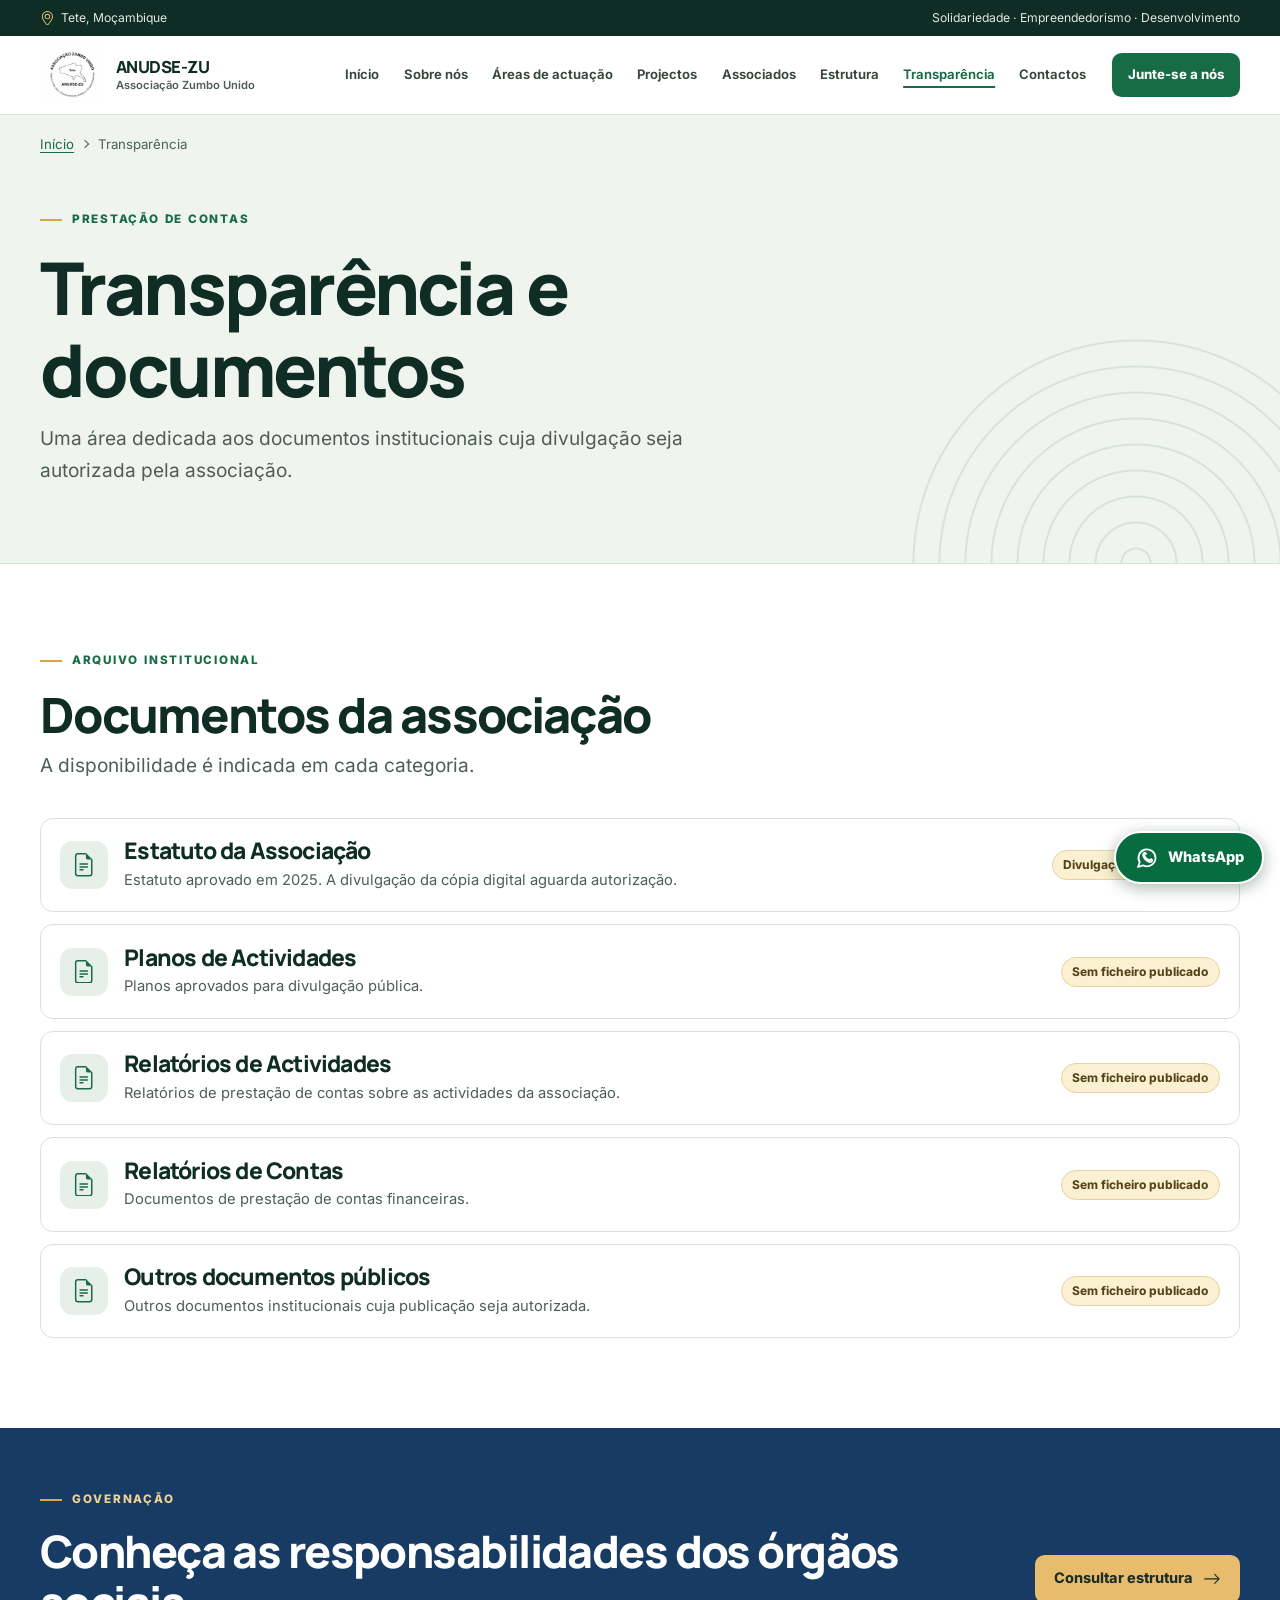
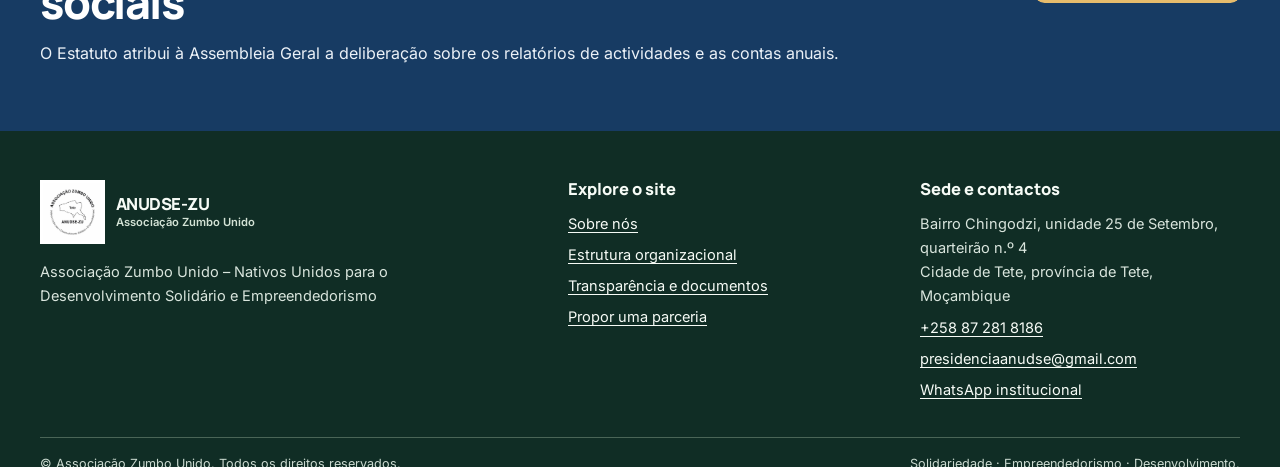
<file: transparencia.html>
<!doctype html>
<html lang="pt-MZ">
<head>
<meta charset="utf-8">
<meta name="viewport" content="width=device-width, initial-scale=1">
<title>Transparência e documentos | ANUDSE-ZU</title>
<meta name="description" content="Consulte a disponibilidade do Estatuto, planos, relatórios de actividades, contas e outros documentos institucionais da ANUDSE-ZU.">
<meta name="theme-color" content="#123d2d">
<meta property="og:type" content="website">
<meta property="og:locale" content="pt_MZ">
<meta property="og:site_name" content="ANUDSE-ZU">
<meta property="og:title" content="Transparência e documentos | ANUDSE-ZU">
<meta property="og:description" content="Consulte a disponibilidade do Estatuto, planos, relatórios de actividades, contas e outros documentos institucionais da ANUDSE-ZU.">
<link rel="canonical" href="https://svucuto.github.io/anudse-zu-website/transparencia.html">
<meta property="og:url" content="https://svucuto.github.io/anudse-zu-website/transparencia.html">
<meta property="og:image" content="https://svucuto.github.io/anudse-zu-website/assets/images/partilha.png">
<meta property="og:image:width" content="1200">
<meta property="og:image:height" content="630">
<meta property="og:image:alt" content="Paisagem ilustrativa com rio, colinas e sol dourado">
<link rel="icon" type="image/x-icon" href="assets/icons/favicon.ico?v=tete">
<link rel="icon" type="image/png" sizes="32x32" href="assets/icons/favicon-32x32.png?v=tete">
<link rel="icon" type="image/png" sizes="16x16" href="assets/icons/favicon-16x16.png?v=tete">
<link rel="apple-touch-icon" sizes="180x180" href="assets/icons/apple-touch-icon.png?v=tete">
<link rel="stylesheet" href="assets/css/bootstrap.min.css">
<link rel="stylesheet" href="assets/css/site.css">
<noscript><link rel="stylesheet" href="assets/css/no-script.css"></noscript>
<script src="assets/js/site.js" defer></script>
</head>
<body>
<a class="skip" href="#conteudo">Saltar para o conteúdo</a><div class="strap"><div class="container"><span><svg class="icon icon--bootstrap" viewBox="0 0 16 16" width="16" height="16" aria-hidden="true" focusable="false"><path d="M12.166 8.94c-.524 1.062-1.234 2.12-1.96 3.07A32 32 0 0 1 8 14.58a32 32 0 0 1-2.206-2.57c-.726-.95-1.436-2.008-1.96-3.07C3.304 7.867 3 6.862 3 6a5 5 0 0 1 10 0c0 .862-.305 1.867-.834 2.94M8 16s6-5.686 6-10A6 6 0 0 0 2 6c0 4.314 6 10 6 10"/>
  <path d="M8 8a2 2 0 1 1 0-4 2 2 0 0 1 0 4m0 1a3 3 0 1 0 0-6 3 3 0 0 0 0 6"/></svg> Tete, Moçambique</span><span class="strap-tag">Solidariedade · Empreendedorismo · Desenvolvimento</span></div></div>
<header class="header"><div class="container nav-shell"><a class="brand" href="index.html"><img src="assets/images/logotipo-oficial-anudse-zu.webp?v=tete" alt="" width="320" height="315"><span><strong>ANUDSE-ZU</strong><small>Associação Zumbo Unido</small></span></a><button type="button" class="action action--outline menu-toggle" aria-expanded="false" aria-controls="navegacao"><svg class="icon icon--bootstrap" viewBox="0 0 16 16" width="16" height="16" aria-hidden="true" focusable="false"><path fill-rule="evenodd" d="M2.5 12a.5.5 0 0 1 .5-.5h10a.5.5 0 0 1 0 1H3a.5.5 0 0 1-.5-.5m0-4a.5.5 0 0 1 .5-.5h10a.5.5 0 0 1 0 1H3a.5.5 0 0 1-.5-.5m0-4a.5.5 0 0 1 .5-.5h10a.5.5 0 0 1 0 1H3a.5.5 0 0 1-.5-.5"/></svg> Menu</button>
<nav class="site-nav" id="navegacao" aria-label="Navegação principal"><a href="index.html">Início</a><a href="sobre.html">Sobre nós</a><a href="areas.html">Áreas de actuação</a><a href="projectos.html">Projectos</a><a href="associados.html">Associados</a><a href="estrutura.html">Estrutura</a><a href="transparencia.html" aria-current="page">Transparência</a><a href="contactos.html">Contactos</a><a class="action action--green" href="associados.html#adesao">Junte-se a nós</a></nav></div></header>
<main id="conteudo" tabindex="-1">

<section class="page-intro"><div class="container">
<nav aria-label="Percurso de navegação"><ol class="crumbs"><li><a href="index.html">Início</a></li><li aria-current="page">Transparência</li></ol></nav><p class="kicker">Prestação de contas</p><h1>Transparência e documentos</h1><p class="lede">Uma área dedicada aos documentos institucionais cuja divulgação seja autorizada pela associação.</p></div></section>
<section class="section" aria-labelledby="documentos"><div class="container">
  <div class="section-head"><div><p class="kicker">Arquivo institucional</p><h2 id="documentos">Documentos da associação</h2><p class="lede">A disponibilidade é indicada em cada categoria.</p></div></div>
  <div class="doc-list">
    <article class="doc"><span class="icon-box"><svg class="icon icon--bootstrap" viewBox="0 0 16 16" width="16" height="16" aria-hidden="true" focusable="false"><path d="M5.5 7a.5.5 0 0 0 0 1h5a.5.5 0 0 0 0-1zM5 9.5a.5.5 0 0 1 .5-.5h5a.5.5 0 0 1 0 1h-5a.5.5 0 0 1-.5-.5m0 2a.5.5 0 0 1 .5-.5h2a.5.5 0 0 1 0 1h-2a.5.5 0 0 1-.5-.5"/>
  <path d="M9.5 0H4a2 2 0 0 0-2 2v12a2 2 0 0 0 2 2h8a2 2 0 0 0 2-2V4.5zm0 1v2A1.5 1.5 0 0 0 11 4.5h2V14a1 1 0 0 1-1 1H4a1 1 0 0 1-1-1V2a1 1 0 0 1 1-1z"/></svg></span><div><h3>Estatuto da Associação</h3><p>Estatuto aprovado em 2025. A divulgação da cópia digital aguarda autorização.</p></div><span class="badge-note">Divulgação por autorizar</span></article>
    <article class="doc"><span class="icon-box"><svg class="icon icon--bootstrap" viewBox="0 0 16 16" width="16" height="16" aria-hidden="true" focusable="false"><path d="M5.5 7a.5.5 0 0 0 0 1h5a.5.5 0 0 0 0-1zM5 9.5a.5.5 0 0 1 .5-.5h5a.5.5 0 0 1 0 1h-5a.5.5 0 0 1-.5-.5m0 2a.5.5 0 0 1 .5-.5h2a.5.5 0 0 1 0 1h-2a.5.5 0 0 1-.5-.5"/>
  <path d="M9.5 0H4a2 2 0 0 0-2 2v12a2 2 0 0 0 2 2h8a2 2 0 0 0 2-2V4.5zm0 1v2A1.5 1.5 0 0 0 11 4.5h2V14a1 1 0 0 1-1 1H4a1 1 0 0 1-1-1V2a1 1 0 0 1 1-1z"/></svg></span><div><h3>Planos de Actividades</h3><p>Planos aprovados para divulgação pública.</p></div><span class="badge-note">Sem ficheiro publicado</span></article>
    <article class="doc"><span class="icon-box"><svg class="icon icon--bootstrap" viewBox="0 0 16 16" width="16" height="16" aria-hidden="true" focusable="false"><path d="M5.5 7a.5.5 0 0 0 0 1h5a.5.5 0 0 0 0-1zM5 9.5a.5.5 0 0 1 .5-.5h5a.5.5 0 0 1 0 1h-5a.5.5 0 0 1-.5-.5m0 2a.5.5 0 0 1 .5-.5h2a.5.5 0 0 1 0 1h-2a.5.5 0 0 1-.5-.5"/>
  <path d="M9.5 0H4a2 2 0 0 0-2 2v12a2 2 0 0 0 2 2h8a2 2 0 0 0 2-2V4.5zm0 1v2A1.5 1.5 0 0 0 11 4.5h2V14a1 1 0 0 1-1 1H4a1 1 0 0 1-1-1V2a1 1 0 0 1 1-1z"/></svg></span><div><h3>Relatórios de Actividades</h3><p>Relatórios de prestação de contas sobre as actividades da associação.</p></div><span class="badge-note">Sem ficheiro publicado</span></article>
    <article class="doc"><span class="icon-box"><svg class="icon icon--bootstrap" viewBox="0 0 16 16" width="16" height="16" aria-hidden="true" focusable="false"><path d="M5.5 7a.5.5 0 0 0 0 1h5a.5.5 0 0 0 0-1zM5 9.5a.5.5 0 0 1 .5-.5h5a.5.5 0 0 1 0 1h-5a.5.5 0 0 1-.5-.5m0 2a.5.5 0 0 1 .5-.5h2a.5.5 0 0 1 0 1h-2a.5.5 0 0 1-.5-.5"/>
  <path d="M9.5 0H4a2 2 0 0 0-2 2v12a2 2 0 0 0 2 2h8a2 2 0 0 0 2-2V4.5zm0 1v2A1.5 1.5 0 0 0 11 4.5h2V14a1 1 0 0 1-1 1H4a1 1 0 0 1-1-1V2a1 1 0 0 1 1-1z"/></svg></span><div><h3>Relatórios de Contas</h3><p>Documentos de prestação de contas financeiras.</p></div><span class="badge-note">Sem ficheiro publicado</span></article>
    <article class="doc"><span class="icon-box"><svg class="icon icon--bootstrap" viewBox="0 0 16 16" width="16" height="16" aria-hidden="true" focusable="false"><path d="M5.5 7a.5.5 0 0 0 0 1h5a.5.5 0 0 0 0-1zM5 9.5a.5.5 0 0 1 .5-.5h5a.5.5 0 0 1 0 1h-5a.5.5 0 0 1-.5-.5m0 2a.5.5 0 0 1 .5-.5h2a.5.5 0 0 1 0 1h-2a.5.5 0 0 1-.5-.5"/>
  <path d="M9.5 0H4a2 2 0 0 0-2 2v12a2 2 0 0 0 2 2h8a2 2 0 0 0 2-2V4.5zm0 1v2A1.5 1.5 0 0 0 11 4.5h2V14a1 1 0 0 1-1 1H4a1 1 0 0 1-1-1V2a1 1 0 0 1 1-1z"/></svg></span><div><h3>Outros documentos públicos</h3><p>Outros documentos institucionais cuja publicação seja autorizada.</p></div><span class="badge-note">Sem ficheiro publicado</span></article>
  </div>
  <!-- Para um ficheiro autorizado, substitua o estado do documento por:
  <div class="actions">
    <a class="action action--outline" href="assets/documents/FICHEIRO-AUTORIZADO.pdf" aria-label="Visualizar TÍTULO (PDF)">Visualizar PDF</a>
    <a class="action action--green" href="assets/documents/FICHEIRO-AUTORIZADO.pdf" download aria-label="Descarregar TÍTULO (PDF)">Descarregar PDF</a>
  </div>
  -->
</div></section>
<section class="section section--compact cta"><div class="container"><div><p class="kicker">Governação</p><h2>Conheça as responsabilidades dos órgãos sociais</h2><p>O Estatuto atribui à Assembleia Geral a deliberação sobre os relatórios de actividades e as contas anuais.</p></div><a class="action action--gold" href="estrutura.html">Consultar estrutura<svg class="icon icon--bootstrap" viewBox="0 0 16 16" width="16" height="16" aria-hidden="true" focusable="false"><path fill-rule="evenodd" d="M1 8a.5.5 0 0 1 .5-.5h11.793l-3.147-3.146a.5.5 0 0 1 .708-.708l4 4a.5.5 0 0 1 0 .708l-4 4a.5.5 0 0 1-.708-.708L13.293 8.5H1.5A.5.5 0 0 1 1 8"/></svg></a></div></section>
</main>
<footer class="footer"><div class="container"><div class="footer-grid"><div><a class="brand" href="index.html"><img src="assets/images/logotipo-oficial-anudse-zu.webp?v=tete" alt="" width="320" height="315"><span><strong>ANUDSE-ZU</strong><small>Associação Zumbo Unido</small></span></a><p class="full-name">Associação Zumbo Unido – Nativos Unidos para o Desenvolvimento Solidário e Empreendedorismo</p></div><div><h2>Explore o site</h2><ul><li><a href="sobre.html">Sobre nós</a></li><li><a href="estrutura.html">Estrutura organizacional</a></li><li><a href="transparencia.html">Transparência e documentos</a></li><li><a href="contactos.html#parcerias">Propor uma parceria</a></li></ul></div><div><h2>Sede e contactos</h2><address>Bairro Chingodzi, unidade 25 de Setembro, quarteirão n.º 4<br>Cidade de Tete, província de Tete, Moçambique</address><p class="mt-2 footer-contacts"><a href="tel:+258872818186">+258 87 281 8186</a><a href="mailto:presidenciaanudse@gmail.com">presidenciaanudse@gmail.com</a><a href="https://wa.me/258872818186" target="_blank" rel="noopener noreferrer">WhatsApp institucional</a></p></div></div><div class="footer-meta"><span>© Associação Zumbo Unido. Todos os direitos reservados.</span><span>Solidariedade · Empreendedorismo · Desenvolvimento.</span></div></div></footer>
<a class="whatsapp-float" href="https://wa.me/258872818186" target="_blank" rel="noopener noreferrer" aria-label="Conversar com a ANUDSE-ZU pelo WhatsApp (abre nova janela)"><svg viewBox="0 0 24 24" width="24" height="24" fill="none" stroke="currentColor" stroke-width="1.8" stroke-linejoin="round" stroke-linecap="round" aria-hidden="true"><path d="M20.5 11.7a8.5 8.5 0 0 1-12.5 7.6L3 21l1.7-4.8A8.5 8.5 0 1 1 20.5 11.7Z"/><path d="M9 8c.3 3.1 3 5.8 6 6.1l1.1-1 1.3 1.1c-.2 1.4-1.6 2.2-3.2 1.7a11 11 0 0 1-6-6.1C7.8 8.2 8.6 6.8 10 6.6l1.1 1.3Z"/></svg><span>WhatsApp</span></a>
</body>
</html>
</file>
<file: assets/css/site.css>
@font-face { font-family:Manrope; src:url("../fonts/manrope.woff2") format("woff2"); font-weight:200 800; font-style:normal; font-display:optional; }
@font-face { font-family:Inter; src:url("../fonts/inter.woff2") format("woff2"); font-weight:100 900; font-style:normal; font-display:optional; }
/* ANUDSE-ZU · Design system */
:root {
  --green:#176b45; --forest:#123d2d; --forest-deep:#102d25; --navy:#173b63;
  --gold:#d6a64c; --paper:#fff; --cream:#f8f7f1; --soft:#f3f6f4;
  --ink:#27313b; --muted:#4e5d57; --line:#d9e2da; --pale-green:#e6f0e9;
  --heading:Manrope, "Segoe UI", sans-serif; --body:Inter, "Segoe UI", sans-serif;
  --section:clamp(3.5rem, 7vw, 6.5rem); --round:1.15rem;
}
*, *::before, *::after { box-sizing:border-box; }
html { scroll-padding-top:6.5rem; }
body { margin:0; color:var(--ink); background:var(--paper); font:400 1rem/1.65 var(--body); }
img { max-width:100%; height:auto; }
a { color:var(--green); text-underline-offset:.2em; }
a:hover { color:var(--forest); }
:focus-visible { outline:3px solid #286fb1; outline-offset:4px; }
[hidden] { display:none !important; }
h1,h2,h3,h4 { margin:0 0 .8rem; font-family:var(--heading); font-weight:800; line-height:1.13; letter-spacing:-.035em; color:var(--forest-deep); }
h1 { font-size:clamp(2.55rem, 5.7vw, 5.15rem); }
h2 { font-size:clamp(1.95rem, 3.8vw, 3.25rem); }
h3 { font-size:clamp(1.16rem, 1.8vw, 1.43rem); }
h4,.h4 { font-size:1.08rem; }
.h3 { font-size:clamp(1.16rem, 1.8vw, 1.43rem); }
p { margin:0 0 1rem; }
p:last-child { margin-bottom:0; }
ul,ol { padding-left:1.35rem; }
li + li { margin-top:.45rem; }
small { font-size:.85em; }
address { margin-bottom:0; font-style:normal; }
figure { margin:0; }
.container { width:min(100% - 2.5rem, 75rem); max-width:none; margin-inline:auto; padding:0; }
.section { padding-block:var(--section); }
.section--tint { background:var(--soft); }
.section--cream { background:var(--cream); }
.section--compact { padding-block:clamp(2.7rem,5vw,4.5rem); }
.measure { max-width:43rem; }
.lede { font-size:clamp(1.02rem, 1.5vw, 1.19rem); color:var(--muted); }
.kicker { display:flex; align-items:center; gap:.65rem; color:var(--green); font-size:.73rem; line-height:1.35; font-weight:800; letter-spacing:.15em; text-transform:uppercase; margin:0 0 1.15rem; }
.kicker::before { content:""; width:1.35rem; height:2px; background:var(--gold); flex:none; }
.section-head { display:flex; gap:1.25rem 3rem; align-items:end; justify-content:space-between; margin-bottom:2.25rem; }
.section-head h2 { margin-bottom:.5rem; }
.section-head p { max-width:40rem; }
.icon { width:1.22em; height:1.22em; flex:none; vertical-align:-.18em; stroke:currentColor; fill:none; stroke-width:1.7; stroke-linecap:round; stroke-linejoin:round; }
.icon--bootstrap { fill:currentColor; stroke:none; }
.icon-box { display:inline-grid; place-items:center; width:3rem; height:3rem; border-radius:.8rem; background:var(--pale-green); color:var(--green); font-size:1.2rem; flex:none; }
.action { display:inline-flex; align-items:center; justify-content:center; gap:.6rem; min-height:3rem; padding:.7rem 1.16rem; border-radius:.6rem; border:1px solid transparent; text-decoration:none; font:750 .91rem/1.35 var(--body); text-align:center; cursor:pointer; transition:background-color .18s,color .18s,border-color .18s; }
.action--green { background:var(--green); color:#fff; }
.action--green:hover { background:var(--forest); color:#fff; }
.action--gold { background:#e7bc6c; color:#1a2e24; }
.action--gold:hover { background:#f0d18f; color:#1a2e24; }
.action--glass { color:#fff; border-color:#c7d4c5; background:#16372b; }
.action--glass:hover { color:#123d2d; background:#fff; }
.action--outline { background:#fff; border-color:#93a99c; color:var(--forest); }
.action--outline:hover { color:var(--forest); background:var(--pale-green); }
.action:disabled { cursor:default; background:#e5ebe7; color:#4e5d57; }
.actions { display:flex; flex-wrap:wrap; align-items:center; gap:.75rem; }
.text-link { display:inline-flex; align-items:center; gap:.45rem; font-weight:750; min-height:2.75rem; }
.text-link .icon { width:1em; height:1em; }
:is(.hero,.dark-section,.cta,.footer) :focus-visible { outline-color:#f4cf88; }
.skip { position:fixed; top:.5rem; left:.5rem; z-index:100; padding:.65rem 1rem; color:#fff; background:var(--navy); transform:translateY(-150%); }
.skip:focus { transform:none; color:#fff; }
.strap { background:var(--forest-deep); color:#e1e9df; font-size:.76rem; }
.strap .container { min-height:2.25rem; display:flex; align-items:center; justify-content:space-between; gap:1rem; }
.strap span { display:inline-flex; align-items:center; gap:.4rem; }
.strap .icon { color:#edc57c; }
.header { position:sticky; top:0; z-index:10; background:#fff; border-bottom:1px solid #dbe4dd; }
.nav-shell { min-height:4.85rem; display:flex; align-items:center; justify-content:space-between; gap:1.2rem; }
.brand { color:var(--forest-deep); display:inline-flex; gap:.7rem; align-items:center; text-decoration:none; flex:none; line-height:1.05; }
.brand:hover { color:var(--green); }
.brand img { flex:none; width:clamp(3.5rem, 3rem + 1.3vw, 4.5rem); height:auto; object-fit:contain; background:#fff; padding:.2rem; }
.brand strong { display:block; font:850 1.04rem/1.1 var(--heading); letter-spacing:-.03em; }
.brand small { display:block; margin-top:.25rem; font-size:.7rem; font-weight:600; color:var(--muted); }
.site-nav { display:flex; gap:clamp(.15rem,.75vw,.7rem); align-items:center; }
.site-nav a:not(.action) { color:#35463c; padding:.65rem .46rem; font-size:.82rem; font-weight:650; text-decoration:none; }
.site-nav a:not(.action):hover { text-decoration:underline; }
.site-nav a[aria-current="page"]:not(.action) { color:var(--green); text-decoration:underline; text-decoration-thickness:2px; text-underline-offset:.5em; }
.site-nav .action { min-height:2.75rem; margin-left:.55rem; font-size:.83rem; padding-inline:.9rem; }
.menu-toggle { display:none; }
.hero { position:relative; isolation:isolate; overflow:hidden; background:#1b4838; color:#fff; }
.hero-art,.hero-shade { position:absolute; inset:0; width:100%; height:100%; z-index:-2; }
.hero-art { object-fit:cover; object-position:center 55%; }
.hero-shade { z-index:-1; background:linear-gradient(90deg,#102e25 1%,#102e25f5 25%,#102e25b8 46%,#102e2512 75%),linear-gradient(0deg,#102e2566,transparent 35%); }
.hero-content { min-height:clamp(33rem, 46vw, 45rem); display:grid; align-items:center; padding-block:clamp(4.5rem,8vw,8rem) 5rem; }
.hero-copy { max-width:50rem; }
.hero .kicker { color:#f0d394; }
.hero h1 { color:#fff; margin-bottom:1.2rem; font-size:clamp(2.55rem, 5.4vw, 4.9rem); line-height:1.02; }
.hero h1 span { display:block; color:#efd092; }
.hero p:not(.kicker) { color:#f0f4ee; font-size:clamp(1rem,1.5vw,1.16rem); max-width:36rem; margin-bottom:1.75rem; }
.art-note { position:absolute; bottom:1rem; right:max(1.25rem, calc((100vw - 75rem)/2)); color:#f4efe1; background:#112f27; border:1px solid #81998b; border-radius:.4rem; padding:.22rem .6rem; font-size:.68rem; font-weight:600; }
.facts { background:#fbfaf4; border-bottom:1px solid #e6e5d9; }
.fact-list { display:grid; grid-template-columns:repeat(3,minmax(0,1fr)); margin-block:0; padding-block:1.2rem; list-style:none; }
.fact-list li { display:flex; gap:.85rem; align-items:center; margin:0; padding-inline:1.4rem; }
.fact-list li:first-child { padding-left:0; }
.fact-list li + li { border-left:1px solid #dcded4; }
.fact-list strong,.fact-list span:not(.icon-box) { display:block; }
.fact-list strong { color:var(--forest-deep); font-size:.94rem; }
.fact-list span:not(.icon-box) { color:var(--muted); font-size:.8rem; }
.fact-list .icon-box { width:2.6rem; height:2.6rem; }
.split { display:grid; grid-template-columns:repeat(2,minmax(0,1fr)); gap:clamp(1.7rem,5vw,5rem); align-items:center; }
.image-frame { border-radius:var(--round); position:relative; overflow:hidden; background:#dce8df; }
.image-frame img { display:block; width:100%; object-fit:cover; }
.image-frame figcaption { background:#fbfaf5; color:#47584f; padding:.6rem .85rem; font-size:.77rem; }
.about-art img { aspect-ratio:1.63; object-position:100% center; }
.image-badge { position:absolute; inset:auto auto 3rem 1rem; background:#fffaf0; border-radius:.55rem; color:var(--forest); padding:.6rem .85rem; font-weight:750; font-size:.87rem; }
.cards { display:grid; grid-template-columns:repeat(3,minmax(0,1fr)); gap:1rem; }
.cards--five { grid-template-columns:repeat(5,minmax(0,1fr)); }
.cards--two { grid-template-columns:repeat(2,minmax(0,1fr)); }
.card-panel { min-width:0; display:flex; flex-direction:column; align-items:start; background:#fff; border:1px solid var(--line); border-radius:var(--round); padding:clamp(1rem,2vw,1.55rem); }
.card-panel .icon-box { margin-bottom:1.1rem; }
.card-panel h3 { margin-bottom:.55rem; }
.card-panel p { color:var(--muted); font-size:.94rem; }
.card-panel .text-link { margin-top:auto; font-size:.87rem; }
.cards--five .card-panel h3 { font-size:clamp(1.08rem,1.48vw,1.29rem); }
.panel-index { color:#60746a; font-size:.72rem; font-weight:750; letter-spacing:.12em; margin-left:auto; }
.card-top { display:flex; width:100%; align-items:start; }
.dark-section { color:#e3eee6; background:var(--forest); }
.dark-section h2,.dark-section h3 { color:#fff; }
.dark-section .kicker { color:#f0d394; }
.dark-section .text-link { color:#fff; }
.mission-art { background:#173d2f; border:1px solid #769486; }
.mission-art figcaption { color:#e3eee6; background:#173d2f; }
.empty { display:flex; align-items:flex-start; gap:1rem; padding:clamp(1.2rem,3vw,2.2rem); border:1px solid var(--line); border-radius:var(--round); background:#fff; }
.empty h2,.empty h3 { font-size:clamp(1.26rem,2.6vw,1.85rem); }
.empty p { color:var(--muted); }
.cta { background:var(--navy); color:#ebf1f7; }
.cta .container { display:flex; align-items:center; justify-content:space-between; gap:1.5rem 3rem; }
.cta .kicker { color:#f0d394; }
.cta h2 { color:#fff; font-size:clamp(1.85rem,3.5vw,2.85rem); }
.cta .action { flex:none; }
.footer { background:#102d25; color:#d9e5dd; padding-top:3.1rem; font-size:.91rem; }
.footer-grid { display:grid; grid-template-columns:1.55fr 1fr 1fr; gap:2rem; }
.footer .brand strong,.footer h2,.footer a { color:#f6fbf6; }
.footer .brand small { color:#d3e2d5; }
.footer .brand { margin-bottom:1rem; }
.footer h2 { font-size:1.03rem; letter-spacing:0; }
.footer ul { list-style:none; padding:0; margin:0; }
.footer .full-name { max-width:28rem; }
.footer-meta { display:flex; flex-wrap:wrap; justify-content:space-between; gap:.5rem 1.5rem; border-top:1px solid #4a6557; margin-top:2.2rem; padding-block:1rem; color:#cbdad0; font-size:.79rem; }
.page-intro { background:#eff4ef; border-bottom:1px solid var(--line); padding-block:1.2rem clamp(2.8rem,6vw,5.5rem); position:relative; overflow:hidden; isolation:isolate; }
.page-intro::after { position:absolute; z-index:-1; content:""; width:30rem; height:30rem; right:-6rem; bottom:-15rem; opacity:.48; border-radius:50%; background:repeating-radial-gradient(circle at center,transparent 0 13px,#bdd2c2 14px 15px,transparent 16px 26px); }
.page-intro h1 { font-size:clamp(2.45rem,6vw,4.55rem); max-width:55rem; overflow-wrap:anywhere; }
.page-intro .lede { max-width:44rem; }
.crumbs { list-style:none; display:flex; flex-wrap:wrap; align-items:center; gap:.48rem; margin:0 0 clamp(1.7rem,4.5vw,3.5rem); padding:0; color:#496257; font-size:.83rem; }
.crumbs li { margin:0; }
.crumbs li + li::before { content:""; display:inline-block; width:.38rem; height:.38rem; transform:rotate(45deg); border-right:1px solid currentColor; border-top:1px solid currentColor; margin-right:.65rem; vertical-align:.12em; }
.badge-note { color:#554419; background:#fbf0d2; border:1px solid #e6d29f; border-radius:10rem; padding:.25rem .65rem; font-size:.75rem; font-weight:750; display:inline-block; }
.objectives { list-style:none; padding:0; margin:0; counter-reset:objective; }
.objectives li { counter-increment:objective; display:flex; gap:1rem; padding:.8rem 0; align-items:center; margin:0; border-bottom:1px solid var(--line); }
.objectives li::before { content:counter(objective, decimal-leading-zero); color:var(--green); font-weight:800; flex:none; }
.area-menu { display:flex; flex-wrap:wrap; gap:.6rem; }
.chip { display:inline-flex; align-items:center; min-height:2.7rem; border:1px solid #a3b7aa; border-radius:2rem; padding:.45rem .85rem; background:#fff; color:var(--forest); font:700 .86rem/1.35 var(--body); }
button.chip { cursor:pointer; }
.chip:hover,.chip[aria-pressed="true"] { color:#fff; background:var(--green); border-color:var(--green); }
.area + .area { border-top:1px solid var(--line); }
.area:nth-of-type(even) { background:#f8faf8; }
.area .icon-box { margin-bottom:.9rem; }
.area h2 { font-size:clamp(1.85rem,3.8vw,2.9rem); }
.area h3 { margin-top:1.35rem; font-size:1.08rem; }
.area ul { margin-bottom:0; }
.org-chart { max-width:54rem; margin:2rem auto 0; text-align:center; }
.org-node { display:block; margin:auto; max-width:25rem; padding:1rem 1.2rem; border:1px solid #9cb4a4; border-radius:.8rem; background:#fff; color:var(--forest); font-weight:800; }
.org-node--top { background:var(--navy); border-color:var(--navy); color:#fff; }
.org-node--top:hover { color:#fff; background:#123054; }
.org-branches { position:relative; list-style:none; display:grid; grid-template-columns:repeat(2,minmax(0,1fr)); gap:1rem; padding:2rem 0 0; margin:0; }
.org-branches::before { content:""; position:absolute; top:0; left:50%; height:1rem; border-left:1px solid #789584; }
.org-branches::after { content:""; position:absolute; top:1rem; inset-inline:25%; height:1rem; border:1px solid #789584; border-bottom:0; }
.org-branches li { margin:0; width:100%; }
.articles-grid { display:grid; grid-template-columns:repeat(3,minmax(0,1fr)); gap:1rem; }
.articles-grid .card-panel li { font-size:.94rem; }
.doc-list { display:grid; gap:.75rem; }
.doc { display:grid; grid-template-columns:auto 1fr auto; align-items:center; gap:1rem; padding:1.2rem; border:1px solid var(--line); border-radius:.8rem; background:#fff; }
.doc h3 { margin-bottom:.25rem; }
.doc p { font-size:.92rem; color:var(--muted); }
.contact-layout { align-items:start; }
.contact-info { display:grid; gap:1.2rem; margin-top:1.5rem; }
.contact-info dt { display:flex; align-items:center; gap:.8rem; font-weight:800; color:var(--forest-deep); }
.contact-info dd { margin:-.45rem 0 0 3.8rem; color:var(--muted); }
.form-card { background:var(--soft); border:1px solid var(--line); border-radius:var(--round); padding:clamp(1rem,3vw,2rem); }
.form-card fieldset { margin:1.3rem 0 0; border:0; padding:0; min-width:0; }
.form-grid { display:grid; grid-template-columns:repeat(2,minmax(0,1fr)); gap:.9rem; }
.form-wide { grid-column:1/-1; }
.form-card label { display:block; font-weight:750; font-size:.88rem; margin-bottom:.28rem; }
.form-card input:not([type=checkbox]),.form-card select,.form-card textarea { min-height:2.85rem; width:100%; font:inherit; padding:.5rem .65rem; border:1px solid #829e8d; border-radius:.45rem; color:var(--ink); background:#fff; }
.form-card textarea { resize:vertical; }
.form-card :disabled { opacity:1; }
.form-card fieldset:disabled input:not([type=checkbox]),.form-card fieldset:disabled select,.form-card fieldset:disabled textarea { background:#e9efeb; }
.checkbox-line { display:flex; align-items:start; gap:.55rem; }
.checkbox-line input { width:1.12rem; height:1.12rem; margin-top:.24rem; flex:none; accent-color:var(--green); }
.form-card .action { justify-self:start; }
.form-status:not(:empty) { margin-top:.7rem; }
.projects-filter { display:flex; flex-wrap:wrap; gap:.55rem; padding:0; margin:1rem 0; }
.projects-list { margin-block:1.25rem; }
.project-photo { display:block; width:100%; aspect-ratio:16/9; object-fit:cover; border-radius:.6rem; margin-bottom:1rem; }
.project-detail { padding-top:.7rem; }
.project-detail summary { cursor:pointer; color:var(--green); font-weight:750; }
.project-gallery { display:grid; gap:.75rem; margin-top:.75rem; }
.profile-card img { width:6rem; height:6rem; object-fit:cover; border-radius:50%; }
@media (max-width:1130px) {
  .cards--five { grid-template-columns:repeat(3,minmax(0,1fr)); }
}
@media (max-width:1040px) {
  .nav-shell { flex-wrap:wrap; gap:.35rem 1rem; min-height:4.4rem; padding-block:.6rem; }
  .site-nav { display:none; width:100%; flex-wrap:wrap; padding-bottom:.4rem; }
  .nav-shell[data-enhanced] .menu-toggle { display:inline-flex; }
  .nav-shell[data-enhanced] .site-nav[data-open] { display:grid; max-height:calc(100dvh - 6.7rem); overflow:auto; padding-inline:.35rem; }
  .site-nav a:not(.action) { min-height:2.65rem; padding-inline:.7rem; }
  .site-nav .action { margin:.2rem 0; justify-self:start; }
}
@media (max-width:760px) {
  .hero-shade { background:linear-gradient(90deg,#102e25f2 0%,#102e25b8 62%,#102e2570),linear-gradient(0deg,#102e25,transparent 38%); }
  .hero-art { object-position:65% center; }
  .hero-content { min-height:32rem; padding-block:3.9rem 4.5rem; }
  .split,.footer-grid,.articles-grid { grid-template-columns:1fr; }
  .section-head,.cta .container { display:flex; flex-direction:column; align-items:flex-start; }
  .cards,.cards--five { grid-template-columns:repeat(2,minmax(0,1fr)); }
  .fact-list li { padding-inline:.7rem; flex-direction:column; align-items:start; gap:.45rem; }
  .fact-list li .icon-box { width:2.25rem; height:2.25rem; }
  .doc { grid-template-columns:auto 1fr; }
  .doc > :last-child { grid-column:2; justify-self:start; }
}
@media (max-width:490px) {
  .container { width:calc(100% - 2rem); }
  .strap .container { justify-content:start; }
  .strap .strap-tag { display:none; }
  .nav-shell .brand { flex:1 1 0; min-width:0; gap:.55rem; }
  .nav-shell .menu-toggle { flex:none; }
  .cards,.cards--five,.form-grid { grid-template-columns:1fr; }
  .fact-list { grid-template-columns:1fr; padding-block:.55rem; }
  .fact-list li,.fact-list li:first-child { flex-direction:row; align-items:center; gap:.75rem; padding:.55rem 0; }
  .fact-list li + li { border-left:0; border-top:1px solid #dcded4; }
  .hero h1 { font-size:clamp(1.95rem, 10vw, 2.55rem); }
  .hero .actions { align-items:stretch; flex-direction:column; max-width:18rem; }
  .org-branches { gap:.5rem; }
  .org-node { padding:.75rem .4rem; font-size:.87rem; }
}
@media (prefers-reduced-motion:reduce) {
  *,*::before,*::after { scroll-behavior:auto !important; animation:none !important; transition:none !important; }
}
/* Identidade institucional e contactos públicos */
.footer-contacts { display:grid; justify-items:start; gap:.45rem; overflow-wrap:anywhere; }
.footer-contacts a { text-underline-offset:.18em; }
.contact-whatsapp { margin:1.4rem 0 0; }
.whatsapp-float { position:fixed; right:max(1rem,env(safe-area-inset-right)); bottom:max(1rem,env(safe-area-inset-bottom)); z-index:40; display:inline-flex; align-items:center; justify-content:center; gap:.55rem; min-height:3.3rem; padding:.7rem 1.15rem; border:2px solid #fff; border-radius:100px; background:#076c40; color:#fff; font:800 .91rem/1.2 var(--body); text-decoration:none; box-shadow:0 4px 16px #062d1a55; }
.whatsapp-float:hover,.whatsapp-float:focus-visible { background:#08482f; color:#fff; text-decoration:none; }
.whatsapp-float:focus-visible { outline:3px solid #e7bc6c; outline-offset:3px; }
@media (max-width:490px) { .whatsapp-float { right:max(.7rem,env(safe-area-inset-right)); bottom:max(.7rem,env(safe-area-inset-bottom)); min-height:3rem; padding:.55rem .85rem; font-size:.82rem; } }
</file>
<file: assets/css/no-script.css>
@media (max-width:1040px) { .nav-shell .site-nav { display:flex; } }
</file>
<file: assets/css/gallery.css>
.institutional-figure {
  width:min(100%, 24rem);
  justify-self:center;
}

.institutional-figure img {
  height:auto;
  object-fit:contain;
}

.project-gallery video {
  display:block;
  width:100%;
  height:auto;
}

.gallery-dialog {
  width:min(56rem, calc(100% - 2rem));
  max-width:none;
  max-height:calc(100vh - 2rem);
  max-height:calc(100dvh - 2rem);
  overflow:auto;
  padding:0;
  border:1px solid var(--line);
  border-radius:var(--round);
  color:var(--ink);
  background:#fff;
}

.gallery-dialog::backdrop {
  background:#102e25bf;
}

.gallery-toolbar {
  position:sticky;
  top:0;
  z-index:1;
  display:flex;
  align-items:center;
  justify-content:space-between;
  gap:.75rem;
  padding:.75rem 1rem;
  border-bottom:1px solid var(--line);
  background:#fff;
}

.gallery-toolbar h2 {
  margin:0;
  font-size:1.16rem;
}

.gallery-toolbar form {
  margin:0;
}

.gallery-dialog img {
  display:block;
  max-width:100%;
  height:auto;
  margin-inline:auto;
}

.gallery-file {
  padding:.6rem 1rem;
}

.community-gallery {
  display:grid;
  grid-template-columns:repeat(3, minmax(0, 1fr));
  gap:1rem;
}

.community-gallery figure {
  display:flex;
  flex-direction:column;
  border:1px solid var(--line);
}

.community-gallery-trigger {
  display:block;
  background:#fff;
}

.community-gallery-trigger:focus-visible {
  outline-offset:-4px;
}

.community-gallery-trigger img {
  aspect-ratio:4/3;
  height:auto;
  object-fit:contain;
  background:var(--soft);
}

.community-gallery-trigger span {
  display:flex;
  align-items:center;
  min-height:2.75rem;
  padding:.45rem .85rem;
  font-size:.9rem;
  font-weight:700;
}

.community-gallery figcaption {
  flex:1;
  font-size:.9rem;
}

@media (max-width:991px) {
  .community-gallery { grid-template-columns:repeat(2, minmax(0, 1fr)); }
}

@media (max-width:575px) {
  .community-gallery { grid-template-columns:1fr; }
}
</file>
